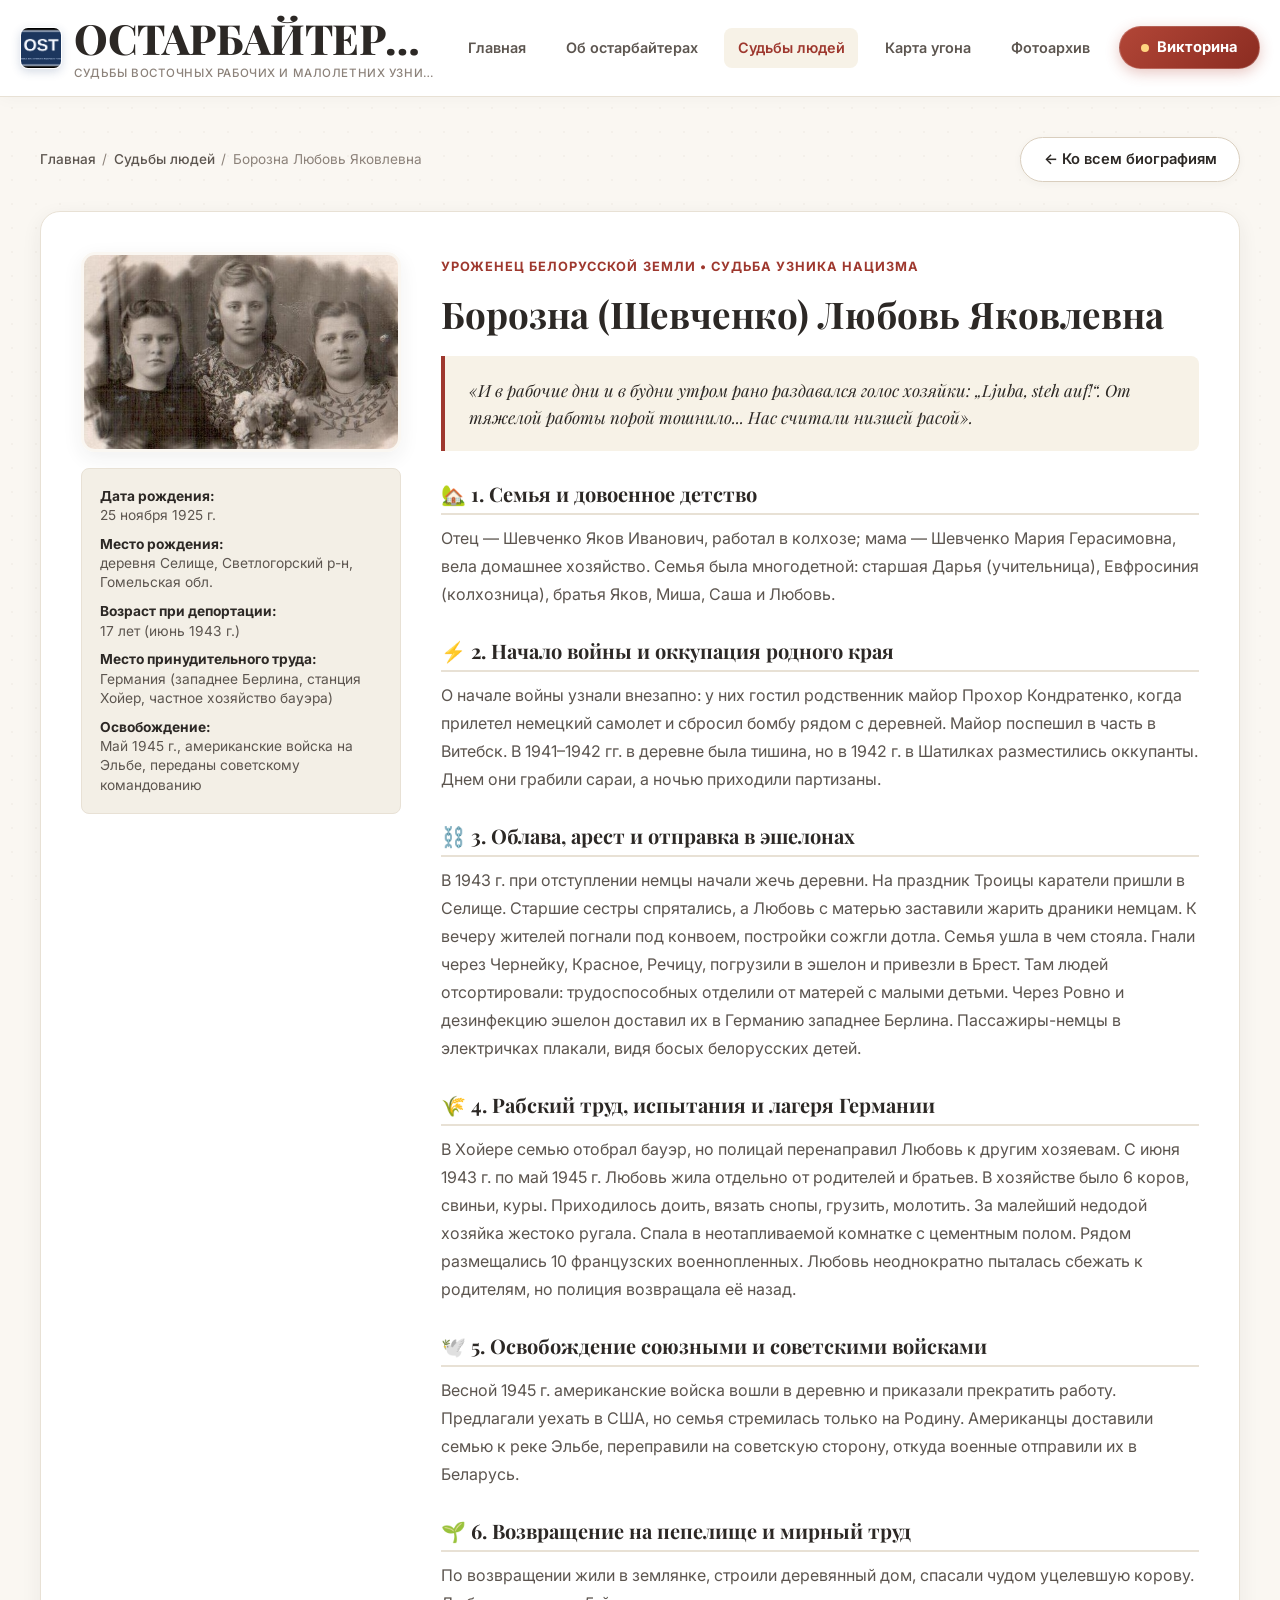
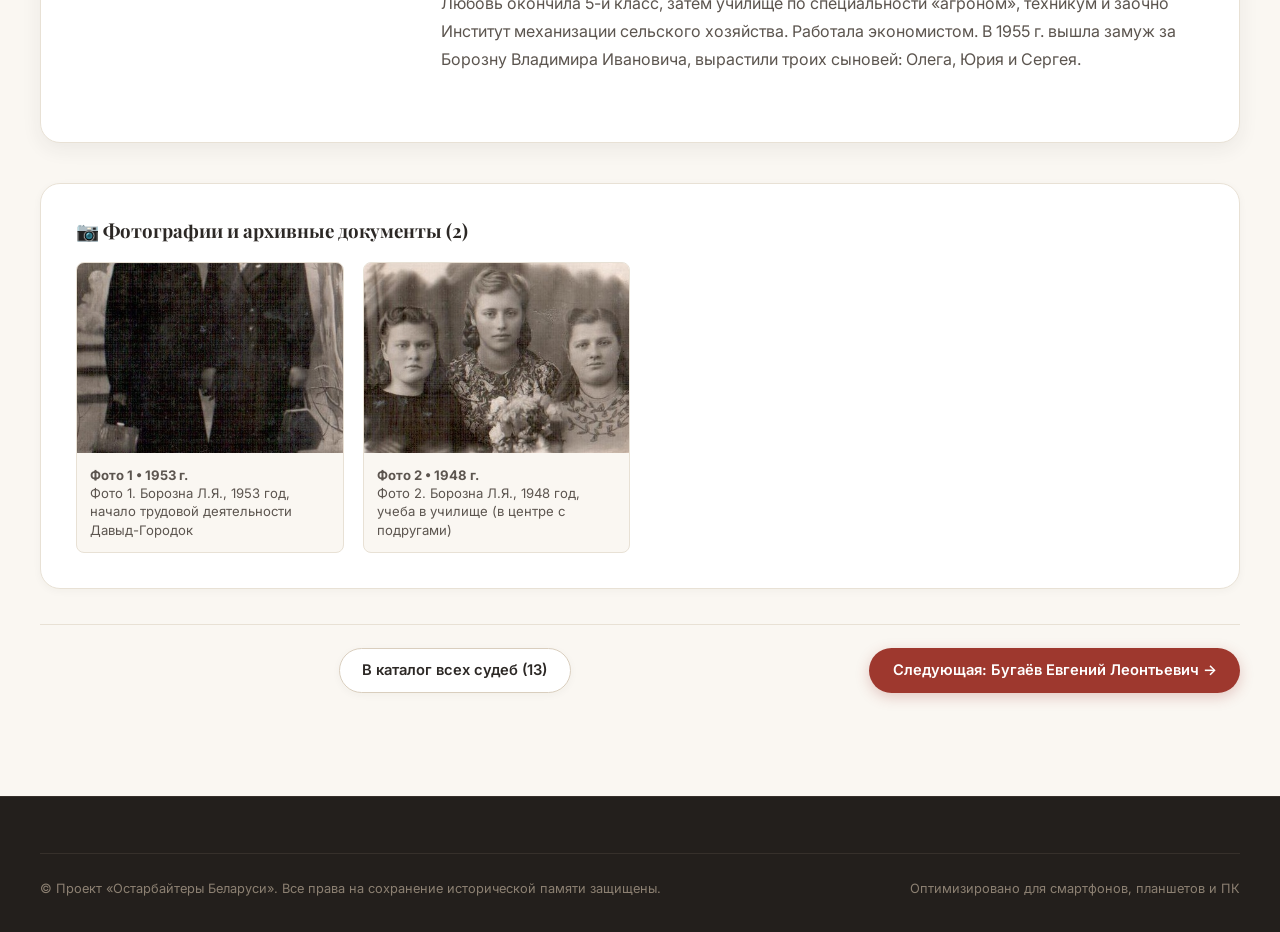
<file: pages/person_borozna.html>
<!DOCTYPE html>
<html lang="ru">
<head>
  <meta charset="UTF-8">
  <meta name="viewport" content="width=device-width, initial-scale=1.0">
  <title>Борозна (Шевченко) Любовь Яковлевна — Остарбайтеры Беларуси</title>
  <link rel="preconnect" href="https://fonts.googleapis.com">
  <link rel="preconnect" href="https://fonts.gstatic.com" crossorigin>
  <link href="https://fonts.googleapis.com/css2?family=Inter:wght@300;400;500;600;700&family=Playfair+Display:ital,wght@0,600;0,700;0,800;1,400;1,600&display=swap" rel="stylesheet">
  <link rel="stylesheet" href="../css/style.css">
</head>
<body>
  <!-- Header -->
  <header class="site-header">
    <div class="container header-inner">
      <a href="../index.html#home" class="brand-link">
        <img src="../images/ost_badge.png" alt="Знак OST" class="brand-emblem">
        <div class="brand-text">
          <h1>ОСТАРБАЙТЕРЫ БЕЛАРУСИ</h1>
          <p>Судьбы восточных рабочих и малолетних узников</p>
        </div>
      </a>
      <nav class="nav-menu">
        <a href="../index.html#home" class="nav-link">Главная</a>
        <a href="../index.html#history" class="nav-link">Об остарбайтерах</a>
        <a href="../index.html#people" class="nav-link active">Судьбы людей</a>
        <a href="../index.html#map" class="nav-link">Карта угона</a>
        <a href="../index.html#archive" class="nav-link">Фотоархив</a>
      </nav>
      <div class="nav-actions">
        <a href="quiz.html" class="btn btn-quiz-nav">
          <span class="pulse-dot"></span>
          <span>Викторина</span>
        </a>
      </div>
    </div>
  </header>

  <main style="padding: 2.5rem 0 5rem;">
    <div class="container">
      <div class="bio-nav-header">
        <nav class="breadcrumbs">
          <a href="../index.html#home" class="breadcrumb-link">Главная</a>
          <span>/</span>
          <a href="../index.html#people" class="breadcrumb-link">Судьбы людей</a>
          <span>/</span>
          <span>Борозна Любовь Яковлевна</span>
        </nav>
        <a href="../index.html#people" class="btn btn-secondary">
          ← Ко всем биографиям
        </a>
      </div>

      <div class="bio-hero-card">
        <div class="bio-portrait-wrapper">
          <img src="../images/photo_02_borozna_1948.jpg" alt="Борозна (Шевченко) Любовь Яковлевна" class="bio-main-img">
          <div class="bio-quick-facts">
            <div class="fact-row">
              <span class="fact-label">Дата рождения:</span>
              <span class="fact-val">25 ноября 1925 г.</span>
            </div>
            <div class="fact-row">
              <span class="fact-label">Место рождения:</span>
              <span class="fact-val">деревня Селище, Светлогорский р-н, Гомельская обл.</span>
            </div>
            <div class="fact-row">
              <span class="fact-label">Возраст при депортации:</span>
              <span class="fact-val">17 лет (июнь 1943 г.)</span>
            </div>
            <div class="fact-row">
              <span class="fact-label">Место принудительного труда:</span>
              <span class="fact-val">Германия (западнее Берлина, станция Хойер, частное хозяйство бауэра)</span>
            </div>
            <div class="fact-row">
              <span class="fact-label">Освобождение:</span>
              <span class="fact-val">Май 1945 г., американские войска на Эльбе, переданы советскому командованию</span>
            </div>
          </div>
        </div>

        <div class="bio-content">
          <span class="bio-chapter-tag">Уроженец белорусской земли • Судьба узника нацизма</span>
          <h2 class="bio-name">Борозна (Шевченко) Любовь Яковлевна</h2>
          
          <div class="bio-quote-box">
            «И в рабочие дни и в будни утром рано раздавался голос хозяйки: „Ljuba, steh auf!“. От тяжелой работы порой тошнило... Нас считали низшей расой».
          </div>

          <section class="story-section">
            <h3>🏡 1. Семья и довоенное детство</h3>
            <p>Отец — Шевченко Яков Иванович, работал в колхозе; мама — Шевченко Мария Герасимовна, вела домашнее хозяйство. Семья была многодетной: старшая Дарья (учительница), Евфросиния (колхозница), братья Яков, Миша, Саша и Любовь.</p>
          </section>

          <section class="story-section">
            <h3>⚡ 2. Начало войны и оккупация родного края</h3>
            <p>О начале войны узнали внезапно: у них гостил родственник майор Прохор Кондратенко, когда прилетел немецкий самолет и сбросил бомбу рядом с деревней. Майор поспешил в часть в Витебск. В 1941–1942 гг. в деревне была тишина, но в 1942 г. в Шатилках разместились оккупанты. Днем они грабили сараи, а ночью приходили партизаны.</p>
          </section>

          <section class="story-section">
            <h3>⛓️ 3. Облава, арест и отправка в эшелонах</h3>
            <p>В 1943 г. при отступлении немцы начали жечь деревни. На праздник Троицы каратели пришли в Селище. Старшие сестры спрятались, а Любовь с матерью заставили жарить драники немцам. К вечеру жителей погнали под конвоем, постройки сожгли дотла. Семья ушла в чем стояла. Гнали через Чернейку, Красное, Речицу, погрузили в эшелон и привезли в Брест. Там людей отсортировали: трудоспособных отделили от матерей с малыми детьми. Через Ровно и дезинфекцию эшелон доставил их в Германию западнее Берлина. Пассажиры-немцы в электричках плакали, видя босых белорусских детей.</p>
          </section>

          <section class="story-section">
            <h3>🌾 4. Рабский труд, испытания и лагеря Германии</h3>
            <p>В Хойере семью отобрал бауэр, но полицай перенаправил Любовь к другим хозяевам. С июня 1943 г. по май 1945 г. Любовь жила отдельно от родителей и братьев. В хозяйстве было 6 коров, свиньи, куры. Приходилось доить, вязать снопы, грузить, молотить. За малейший недодой хозяйка жестоко ругала. Спала в неотапливаемой комнатке с цементным полом. Рядом размещались 10 французских военнопленных. Любовь неоднократно пыталась сбежать к родителям, но полиция возвращала её назад.</p>
          </section>

          <section class="story-section">
            <h3>🕊️ 5. Освобождение союзными и советскими войсками</h3>
            <p>Весной 1945 г. американские войска вошли в деревню и приказали прекратить работу. Предлагали уехать в США, но семья стремилась только на Родину. Американцы доставили семью к реке Эльбе, переправили на советскую сторону, откуда военные отправили их в Беларусь.</p>
          </section>

          <section class="story-section">
            <h3>🌱 6. Возвращение на пепелище и мирный труд</h3>
            <p>По возвращении жили в землянке, строили деревянный дом, спасали чудом уцелевшую корову. Любовь окончила 5-й класс, затем училище по специальности «агроном», техникум и заочно Институт механизации сельского хозяйства. Работала экономистом. В 1955 г. вышла замуж за Борозну Владимира Ивановича, вырастили троих сыновей: Олега, Юрия и Сергея.</p>
          </section>
        </div>
      </div>

      <!-- Gallery -->
      <div class="bio-gallery-section">
        <h3>📷 Фотографии и архивные документы (2)</h3>
        <div class="bio-gallery-grid">
          
        <div class="gallery-thumb-card">
          <img src="../images/photo_01_borozna_1953.jpg" alt="Фото 1. Борозна Л.Я., 1953 год, начало трудовой деятельности Давыд-Городок" class="gallery-thumb-img">
          <div class="gallery-thumb-caption">
            <strong>Фото 1 • 1953 г.</strong><br>Фото 1. Борозна Л.Я., 1953 год, начало трудовой деятельности Давыд-Городок
          </div>
        </div>
        
        <div class="gallery-thumb-card">
          <img src="../images/photo_02_borozna_1948.jpg" alt="Фото 2. Борозна Л.Я., 1948 год, учеба в училище (в центре с подругами)" class="gallery-thumb-img">
          <div class="gallery-thumb-caption">
            <strong>Фото 2 • 1948 г.</strong><br>Фото 2. Борозна Л.Я., 1948 год, учеба в училище (в центре с подругами)
          </div>
        </div>
        
        </div>
      </div>

      <!-- Pagination -->
      <div class="person-pagination">
        <div></div>
        <a href="../index.html#people" class="btn btn-secondary">В каталог всех судеб (13)</a>
        <a href="person_bugaev.html" class="btn btn-primary">Следующая: Бугаёв Евгений Леонтьевич →</a>
      </div>
    </div>
  </main>

  <footer class="site-footer">
    <div class="container">
      <div class="footer-bottom">
        <div>© Проект «Остарбайтеры Беларуси». Все права на сохранение исторической памяти защищены.</div>
        <div>Оптимизировано для смартфонов, планшетов и ПК</div>
      </div>
    </div>
  </footer>
</body>
</html>
</file>
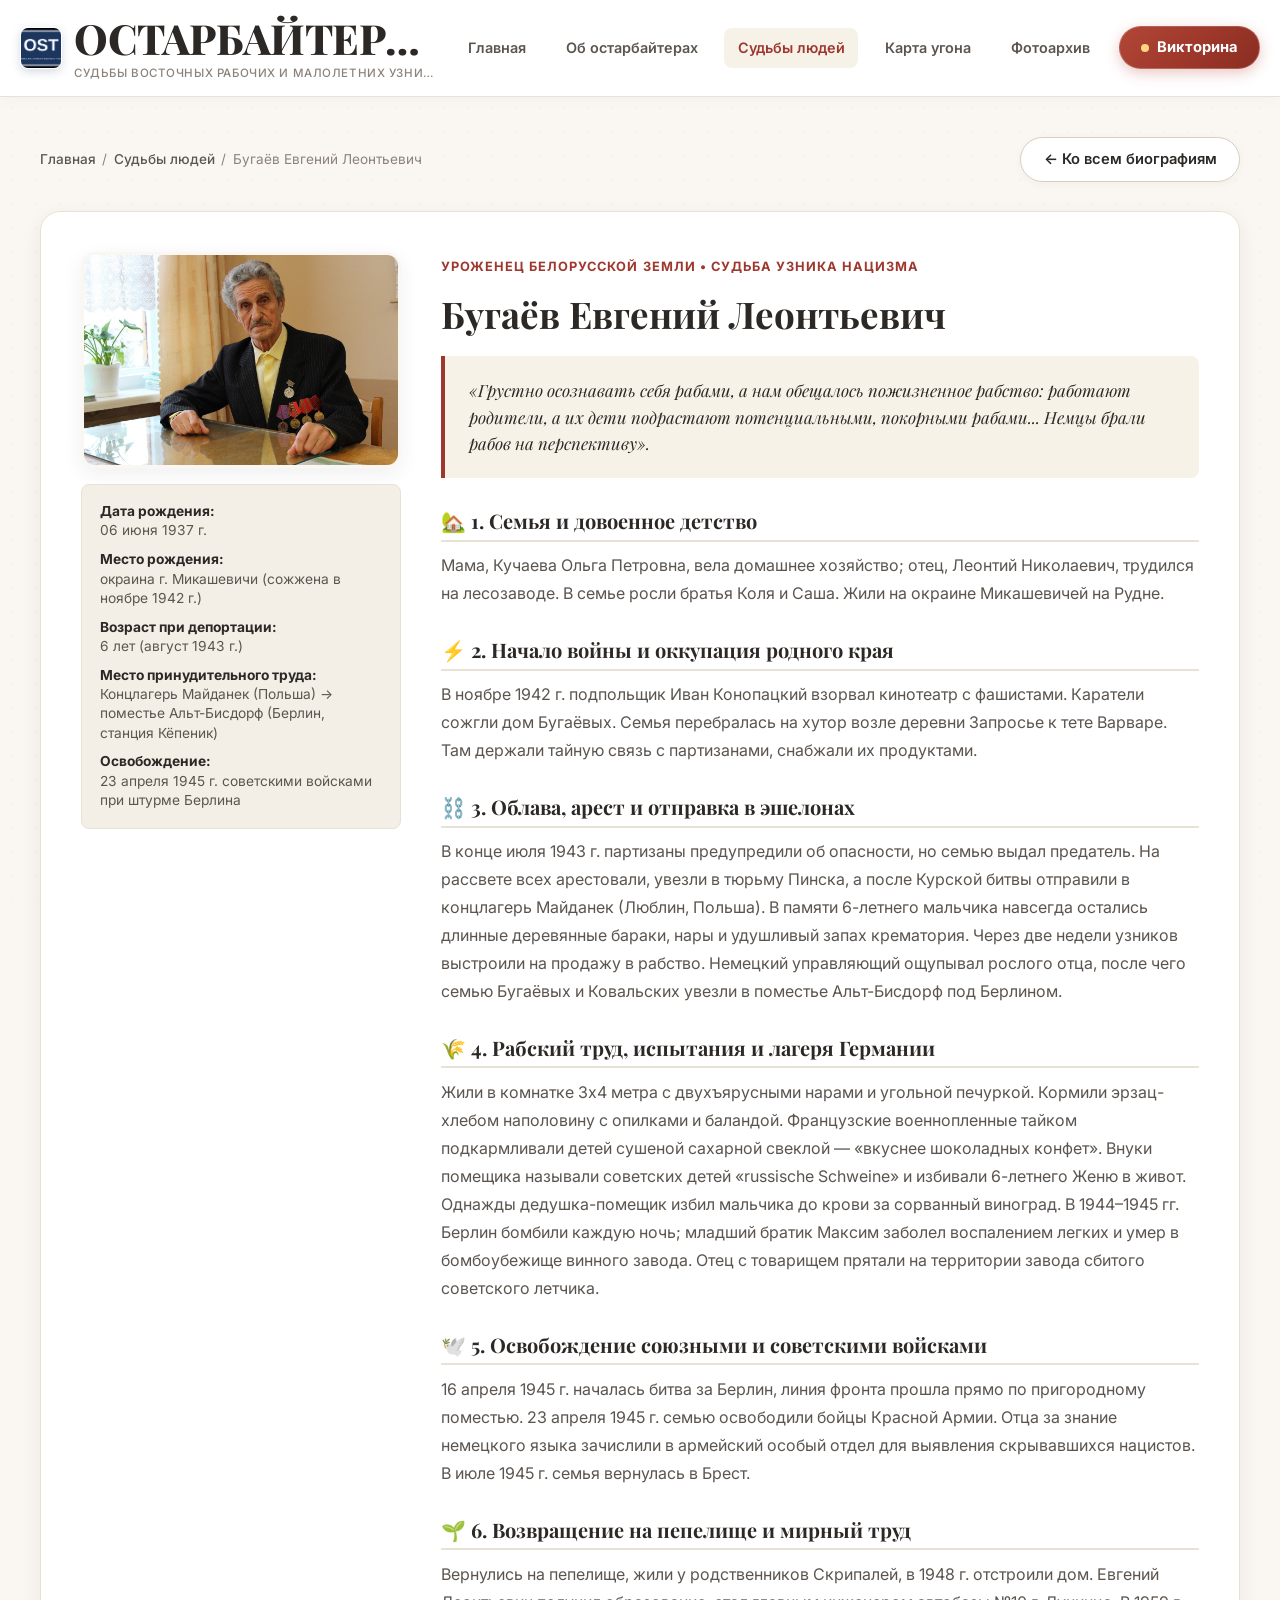
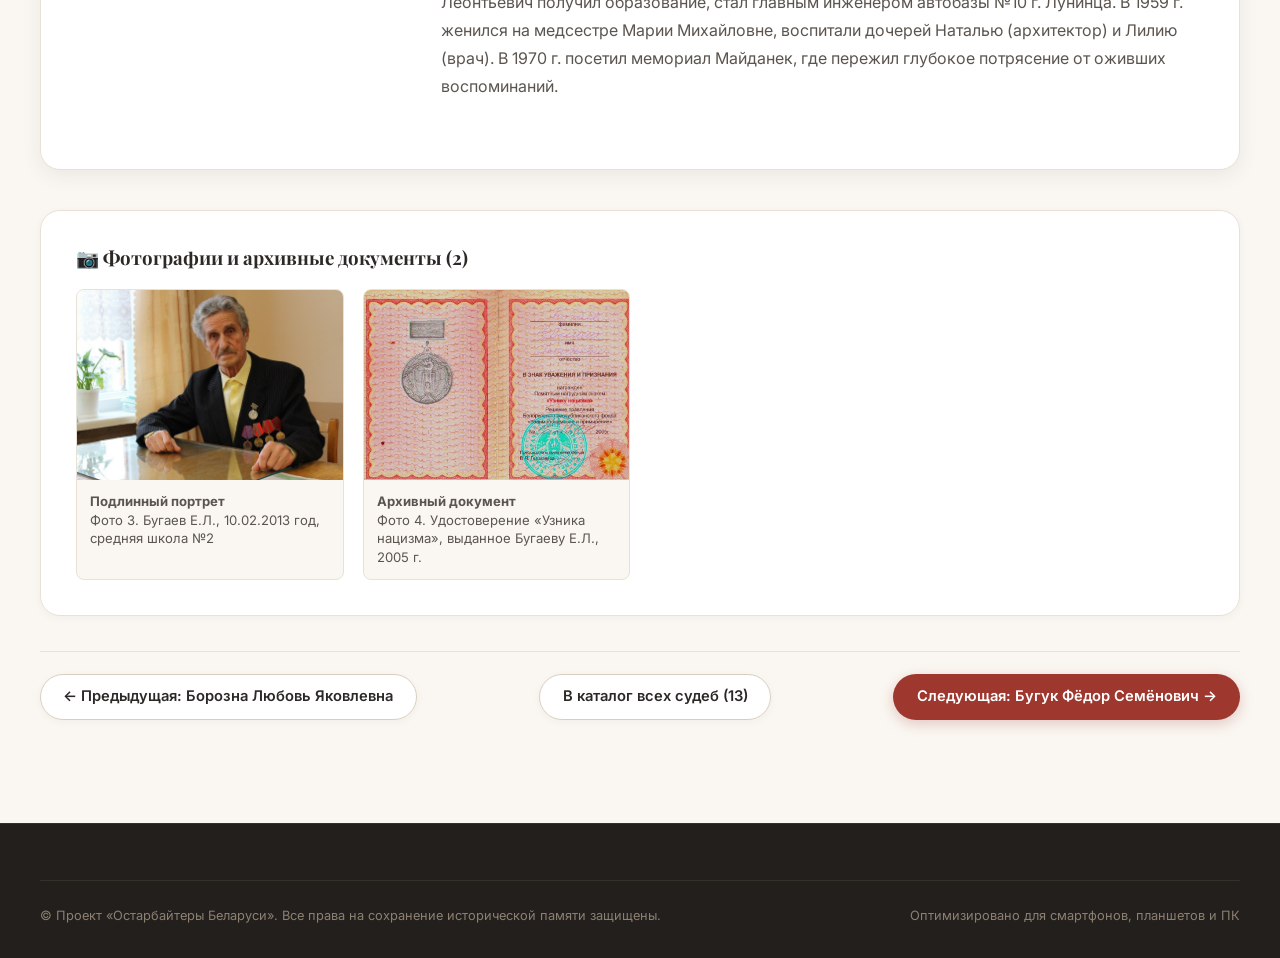
<file: pages/person_bugaev.html>
<!DOCTYPE html>
<html lang="ru">
<head>
  <meta charset="UTF-8">
  <meta name="viewport" content="width=device-width, initial-scale=1.0">
  <title>Бугаёв Евгений Леонтьевич — Остарбайтеры Беларуси</title>
  <link rel="preconnect" href="https://fonts.googleapis.com">
  <link rel="preconnect" href="https://fonts.gstatic.com" crossorigin>
  <link href="https://fonts.googleapis.com/css2?family=Inter:wght@300;400;500;600;700&family=Playfair+Display:ital,wght@0,600;0,700;0,800;1,400;1,600&display=swap" rel="stylesheet">
  <link rel="stylesheet" href="../css/style.css">
</head>
<body>
  <!-- Header -->
  <header class="site-header">
    <div class="container header-inner">
      <a href="../index.html#home" class="brand-link">
        <img src="../images/ost_badge.png" alt="Знак OST" class="brand-emblem">
        <div class="brand-text">
          <h1>ОСТАРБАЙТЕРЫ БЕЛАРУСИ</h1>
          <p>Судьбы восточных рабочих и малолетних узников</p>
        </div>
      </a>
      <nav class="nav-menu">
        <a href="../index.html#home" class="nav-link">Главная</a>
        <a href="../index.html#history" class="nav-link">Об остарбайтерах</a>
        <a href="../index.html#people" class="nav-link active">Судьбы людей</a>
        <a href="../index.html#map" class="nav-link">Карта угона</a>
        <a href="../index.html#archive" class="nav-link">Фотоархив</a>
      </nav>
      <div class="nav-actions">
        <a href="quiz.html" class="btn btn-quiz-nav">
          <span class="pulse-dot"></span>
          <span>Викторина</span>
        </a>
      </div>
    </div>
  </header>

  <main style="padding: 2.5rem 0 5rem;">
    <div class="container">
      <div class="bio-nav-header">
        <nav class="breadcrumbs">
          <a href="../index.html#home" class="breadcrumb-link">Главная</a>
          <span>/</span>
          <a href="../index.html#people" class="breadcrumb-link">Судьбы людей</a>
          <span>/</span>
          <span>Бугаёв Евгений Леонтьевич</span>
        </nav>
        <a href="../index.html#people" class="btn btn-secondary">
          ← Ко всем биографиям
        </a>
      </div>

      <div class="bio-hero-card">
        <div class="bio-portrait-wrapper">
          <img src="../images/photo_03_bugaev_2013.jpg" alt="Бугаёв Евгений Леонтьевич" class="bio-main-img">
          <div class="bio-quick-facts">
            <div class="fact-row">
              <span class="fact-label">Дата рождения:</span>
              <span class="fact-val">06 июня 1937 г.</span>
            </div>
            <div class="fact-row">
              <span class="fact-label">Место рождения:</span>
              <span class="fact-val">окраина г. Микашевичи (сожжена в ноябре 1942 г.)</span>
            </div>
            <div class="fact-row">
              <span class="fact-label">Возраст при депортации:</span>
              <span class="fact-val">6 лет (август 1943 г.)</span>
            </div>
            <div class="fact-row">
              <span class="fact-label">Место принудительного труда:</span>
              <span class="fact-val">Концлагерь Майданек (Польша) → поместье Альт-Бисдорф (Берлин, станция Кёпеник)</span>
            </div>
            <div class="fact-row">
              <span class="fact-label">Освобождение:</span>
              <span class="fact-val">23 апреля 1945 г. советскими войсками при штурме Берлина</span>
            </div>
          </div>
        </div>

        <div class="bio-content">
          <span class="bio-chapter-tag">Уроженец белорусской земли • Судьба узника нацизма</span>
          <h2 class="bio-name">Бугаёв Евгений Леонтьевич</h2>
          
          <div class="bio-quote-box">
            «Грустно осознавать себя рабами, а нам обещалось пожизненное рабство: работают родители, а их дети подрастают потенциальными, покорными рабами... Немцы брали рабов на перспективу».
          </div>

          <section class="story-section">
            <h3>🏡 1. Семья и довоенное детство</h3>
            <p>Мама, Кучаева Ольга Петровна, вела домашнее хозяйство; отец, Леонтий Николаевич, трудился на лесозаводе. В семье росли братья Коля и Саша. Жили на окраине Микашевичей на Рудне.</p>
          </section>

          <section class="story-section">
            <h3>⚡ 2. Начало войны и оккупация родного края</h3>
            <p>В ноябре 1942 г. подпольщик Иван Конопацкий взорвал кинотеатр с фашистами. Каратели сожгли дом Бугаёвых. Семья перебралась на хутор возле деревни Запросье к тете Варваре. Там держали тайную связь с партизанами, снабжали их продуктами.</p>
          </section>

          <section class="story-section">
            <h3>⛓️ 3. Облава, арест и отправка в эшелонах</h3>
            <p>В конце июля 1943 г. партизаны предупредили об опасности, но семью выдал предатель. На рассвете всех арестовали, увезли в тюрьму Пинска, а после Курской битвы отправили в концлагерь Майданек (Люблин, Польша). В памяти 6-летнего мальчика навсегда остались длинные деревянные бараки, нары и удушливый запах крематория. Через две недели узников выстроили на продажу в рабство. Немецкий управляющий ощупывал рослого отца, после чего семью Бугаёвых и Ковальских увезли в поместье Альт-Бисдорф под Берлином.</p>
          </section>

          <section class="story-section">
            <h3>🌾 4. Рабский труд, испытания и лагеря Германии</h3>
            <p>Жили в комнатке 3х4 метра с двухъярусными нарами и угольной печуркой. Кормили эрзац-хлебом наполовину с опилками и баландой. Французские военнопленные тайком подкармливали детей сушеной сахарной свеклой — «вкуснее шоколадных конфет». Внуки помещика называли советских детей «russische Schweine» и избивали 6-летнего Женю в живот. Однажды дедушка-помещик избил мальчика до крови за сорванный виноград. В 1944–1945 гг. Берлин бомбили каждую ночь; младший братик Максим заболел воспалением легких и умер в бомбоубежище винного завода. Отец с товарищем прятали на территории завода сбитого советского летчика.</p>
          </section>

          <section class="story-section">
            <h3>🕊️ 5. Освобождение союзными и советскими войсками</h3>
            <p>16 апреля 1945 г. началась битва за Берлин, линия фронта прошла прямо по пригородному поместью. 23 апреля 1945 г. семью освободили бойцы Красной Армии. Отца за знание немецкого языка зачислили в армейский особый отдел для выявления скрывавшихся нацистов. В июле 1945 г. семья вернулась в Брест.</p>
          </section>

          <section class="story-section">
            <h3>🌱 6. Возвращение на пепелище и мирный труд</h3>
            <p>Вернулись на пепелище, жили у родственников Скрипалей, в 1948 г. отстроили дом. Евгений Леонтьевич получил образование, стал главным инженером автобазы №10 г. Лунинца. В 1959 г. женился на медсестре Марии Михайловне, воспитали дочерей Наталью (архитектор) и Лилию (врач). В 1970 г. посетил мемориал Майданек, где пережил глубокое потрясение от оживших воспоминаний.</p>
          </section>
        </div>
      </div>

      <!-- Gallery -->
      <div class="bio-gallery-section">
        <h3>📷 Фотографии и архивные документы (2)</h3>
        <div class="bio-gallery-grid">
          
        <div class="gallery-thumb-card">
          <img src="../images/photo_03_bugaev_2013.jpg" alt="Фото 3. Бугаев Е.Л., 10.02.2013 год, средняя школа №2" class="gallery-thumb-img">
          <div class="gallery-thumb-caption">
            <strong>Подлинный портрет</strong><br>Фото 3. Бугаев Е.Л., 10.02.2013 год, средняя школа №2
          </div>
        </div>
        
        <div class="gallery-thumb-card">
          <img src="../images/photo_04_bugaev_cert_2005.jpg" alt="Фото 4. Удостоверение «Узника нацизма», выданное Бугаеву Е.Л., 2005 г." class="gallery-thumb-img">
          <div class="gallery-thumb-caption">
            <strong>Архивный документ</strong><br>Фото 4. Удостоверение «Узника нацизма», выданное Бугаеву Е.Л., 2005 г.
          </div>
        </div>
        
        </div>
      </div>

      <!-- Pagination -->
      <div class="person-pagination">
        <a href="person_borozna.html" class="btn btn-secondary">← Предыдущая: Борозна Любовь Яковлевна</a>
        <a href="../index.html#people" class="btn btn-secondary">В каталог всех судеб (13)</a>
        <a href="person_buguk.html" class="btn btn-primary">Следующая: Бугук Фёдор Семёнович →</a>
      </div>
    </div>
  </main>

  <footer class="site-footer">
    <div class="container">
      <div class="footer-bottom">
        <div>© Проект «Остарбайтеры Беларуси». Все права на сохранение исторической памяти защищены.</div>
        <div>Оптимизировано для смартфонов, планшетов и ПК</div>
      </div>
    </div>
  </footer>
</body>
</html>
</file>
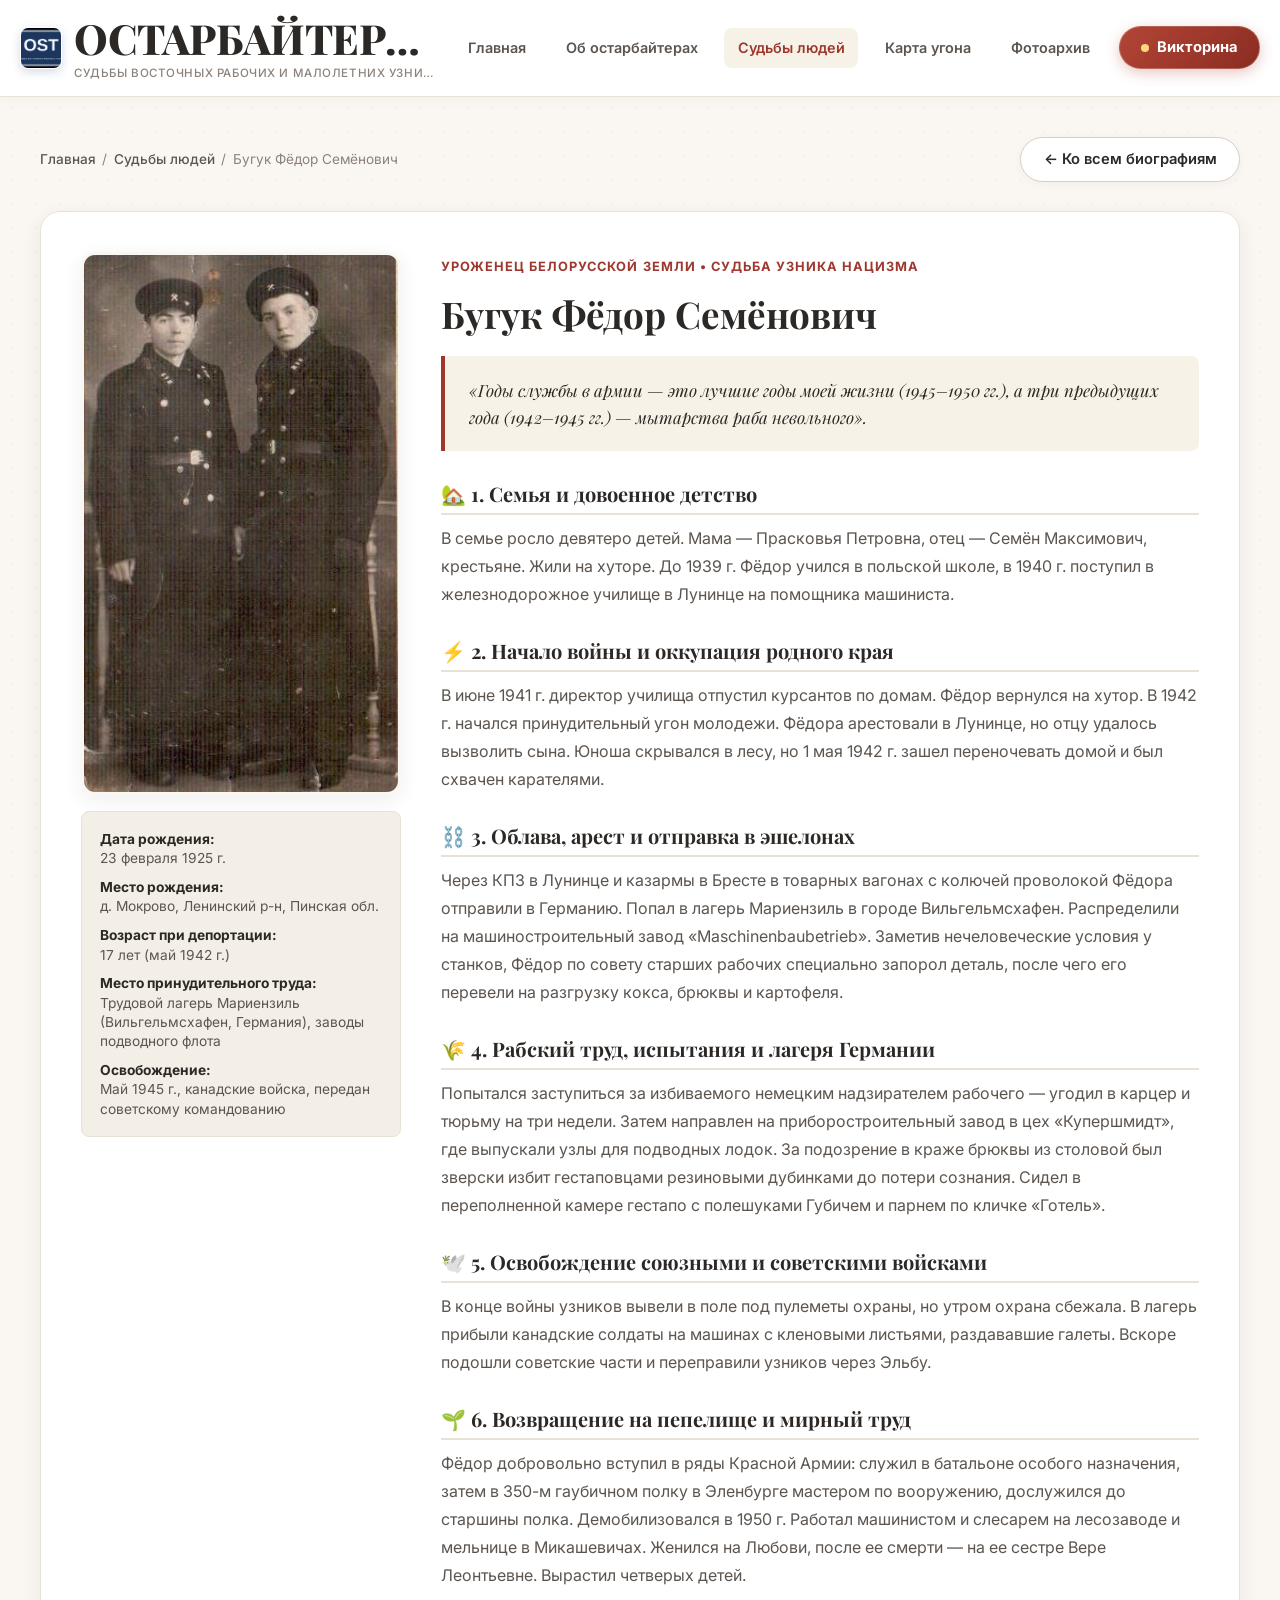
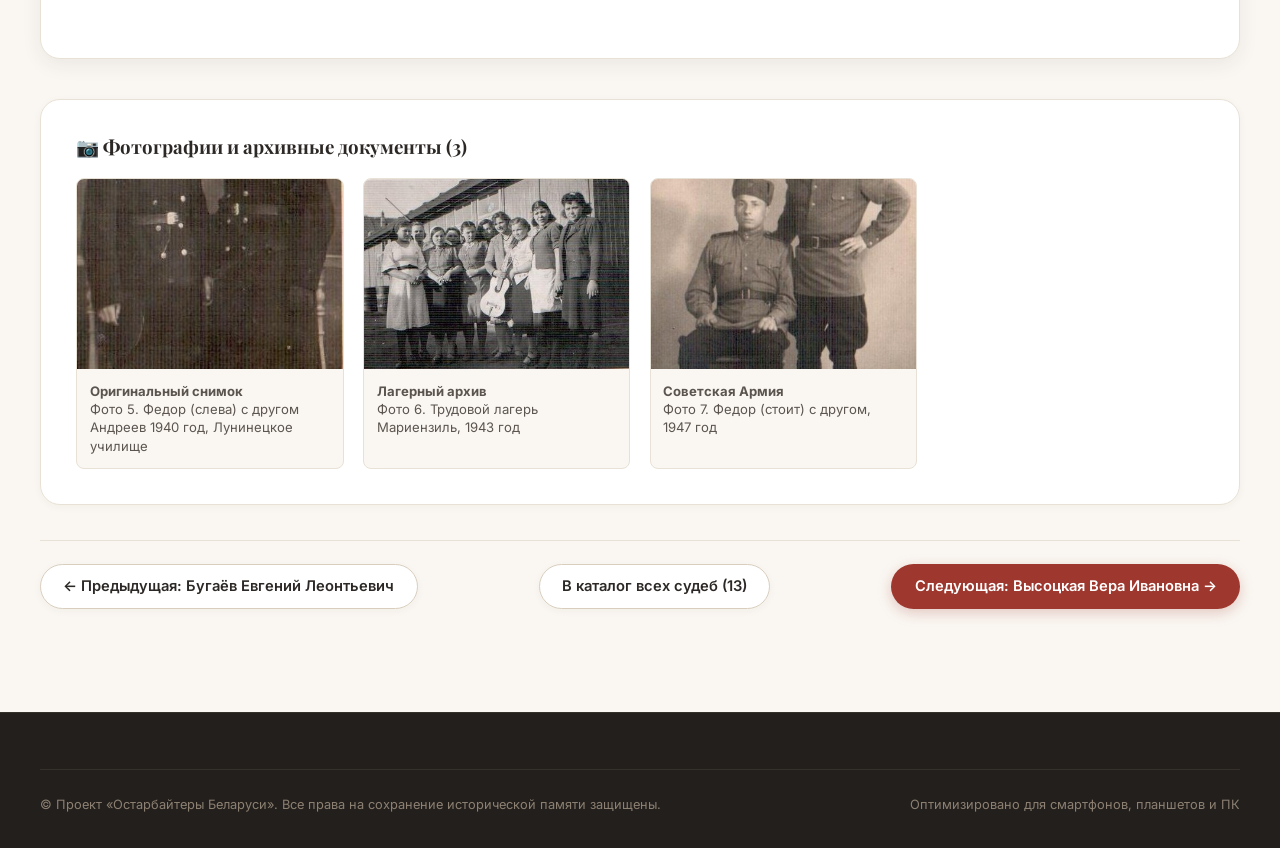
<file: pages/person_buguk.html>
<!DOCTYPE html>
<html lang="ru">
<head>
  <meta charset="UTF-8">
  <meta name="viewport" content="width=device-width, initial-scale=1.0">
  <title>Бугук Фёдор Семёнович — Остарбайтеры Беларуси</title>
  <link rel="preconnect" href="https://fonts.googleapis.com">
  <link rel="preconnect" href="https://fonts.gstatic.com" crossorigin>
  <link href="https://fonts.googleapis.com/css2?family=Inter:wght@300;400;500;600;700&family=Playfair+Display:ital,wght@0,600;0,700;0,800;1,400;1,600&display=swap" rel="stylesheet">
  <link rel="stylesheet" href="../css/style.css">
</head>
<body>
  <!-- Header -->
  <header class="site-header">
    <div class="container header-inner">
      <a href="../index.html#home" class="brand-link">
        <img src="../images/ost_badge.png" alt="Знак OST" class="brand-emblem">
        <div class="brand-text">
          <h1>ОСТАРБАЙТЕРЫ БЕЛАРУСИ</h1>
          <p>Судьбы восточных рабочих и малолетних узников</p>
        </div>
      </a>
      <nav class="nav-menu">
        <a href="../index.html#home" class="nav-link">Главная</a>
        <a href="../index.html#history" class="nav-link">Об остарбайтерах</a>
        <a href="../index.html#people" class="nav-link active">Судьбы людей</a>
        <a href="../index.html#map" class="nav-link">Карта угона</a>
        <a href="../index.html#archive" class="nav-link">Фотоархив</a>
      </nav>
      <div class="nav-actions">
        <a href="quiz.html" class="btn btn-quiz-nav">
          <span class="pulse-dot"></span>
          <span>Викторина</span>
        </a>
      </div>
    </div>
  </header>

  <main style="padding: 2.5rem 0 5rem;">
    <div class="container">
      <div class="bio-nav-header">
        <nav class="breadcrumbs">
          <a href="../index.html#home" class="breadcrumb-link">Главная</a>
          <span>/</span>
          <a href="../index.html#people" class="breadcrumb-link">Судьбы людей</a>
          <span>/</span>
          <span>Бугук Фёдор Семёнович</span>
        </nav>
        <a href="../index.html#people" class="btn btn-secondary">
          ← Ко всем биографиям
        </a>
      </div>

      <div class="bio-hero-card">
        <div class="bio-portrait-wrapper">
          <img src="../images/photo_05_buguk_1940.jpg" alt="Бугук Фёдор Семёнович" class="bio-main-img">
          <div class="bio-quick-facts">
            <div class="fact-row">
              <span class="fact-label">Дата рождения:</span>
              <span class="fact-val">23 февраля 1925 г.</span>
            </div>
            <div class="fact-row">
              <span class="fact-label">Место рождения:</span>
              <span class="fact-val">д. Мокрово, Ленинский р-н, Пинская обл.</span>
            </div>
            <div class="fact-row">
              <span class="fact-label">Возраст при депортации:</span>
              <span class="fact-val">17 лет (май 1942 г.)</span>
            </div>
            <div class="fact-row">
              <span class="fact-label">Место принудительного труда:</span>
              <span class="fact-val">Трудовой лагерь Мариензиль (Вильгельмсхафен, Германия), заводы подводного флота</span>
            </div>
            <div class="fact-row">
              <span class="fact-label">Освобождение:</span>
              <span class="fact-val">Май 1945 г., канадские войска, передан советскому командованию</span>
            </div>
          </div>
        </div>

        <div class="bio-content">
          <span class="bio-chapter-tag">Уроженец белорусской земли • Судьба узника нацизма</span>
          <h2 class="bio-name">Бугук Фёдор Семёнович</h2>
          
          <div class="bio-quote-box">
            «Годы службы в армии — это лучшие годы моей жизни (1945–1950 гг.), а три предыдущих года (1942–1945 гг.) — мытарства раба невольного».
          </div>

          <section class="story-section">
            <h3>🏡 1. Семья и довоенное детство</h3>
            <p>В семье росло девятеро детей. Мама — Прасковья Петровна, отец — Семён Максимович, крестьяне. Жили на хуторе. До 1939 г. Фёдор учился в польской школе, в 1940 г. поступил в железнодорожное училище в Лунинце на помощника машиниста.</p>
          </section>

          <section class="story-section">
            <h3>⚡ 2. Начало войны и оккупация родного края</h3>
            <p>В июне 1941 г. директор училища отпустил курсантов по домам. Фёдор вернулся на хутор. В 1942 г. начался принудительный угон молодежи. Фёдора арестовали в Лунинце, но отцу удалось вызволить сына. Юноша скрывался в лесу, но 1 мая 1942 г. зашел переночевать домой и был схвачен карателями.</p>
          </section>

          <section class="story-section">
            <h3>⛓️ 3. Облава, арест и отправка в эшелонах</h3>
            <p>Через КПЗ в Лунинце и казармы в Бресте в товарных вагонах с колючей проволокой Фёдора отправили в Германию. Попал в лагерь Мариензиль в городе Вильгельмсхафен. Распределили на машиностроительный завод «Maschinenbaubetrieb». Заметив нечеловеческие условия у станков, Фёдор по совету старших рабочих специально запорол деталь, после чего его перевели на разгрузку кокса, брюквы и картофеля.</p>
          </section>

          <section class="story-section">
            <h3>🌾 4. Рабский труд, испытания и лагеря Германии</h3>
            <p>Попытался заступиться за избиваемого немецким надзирателем рабочего — угодил в карцер и тюрьму на три недели. Затем направлен на приборостроительный завод в цех «Купершмидт», где выпускали узлы для подводных лодок. За подозрение в краже брюквы из столовой был зверски избит гестаповцами резиновыми дубинками до потери сознания. Сидел в переполненной камере гестапо с полешуками Губичем и парнем по кличке «Готель».</p>
          </section>

          <section class="story-section">
            <h3>🕊️ 5. Освобождение союзными и советскими войсками</h3>
            <p>В конце войны узников вывели в поле под пулеметы охраны, но утром охрана сбежала. В лагерь прибыли канадские солдаты на машинах с кленовыми листьями, раздававшие галеты. Вскоре подошли советские части и переправили узников через Эльбу.</p>
          </section>

          <section class="story-section">
            <h3>🌱 6. Возвращение на пепелище и мирный труд</h3>
            <p>Фёдор добровольно вступил в ряды Красной Армии: служил в батальоне особого назначения, затем в 350-м гаубичном полку в Эленбурге мастером по вооружению, дослужился до старшины полка. Демобилизовался в 1950 г. Работал машинистом и слесарем на лесозаводе и мельнице в Микашевичах. Женился на Любови, после ее смерти — на ее сестре Вере Леонтьевне. Вырастил четверых детей.</p>
          </section>
        </div>
      </div>

      <!-- Gallery -->
      <div class="bio-gallery-section">
        <h3>📷 Фотографии и архивные документы (3)</h3>
        <div class="bio-gallery-grid">
          
        <div class="gallery-thumb-card">
          <img src="../images/photo_05_buguk_1940.jpg" alt="Фото 5. Федор (слева) с другом Андреев 1940 год, Лунинецкое училище" class="gallery-thumb-img">
          <div class="gallery-thumb-caption">
            <strong>Оригинальный снимок</strong><br>Фото 5. Федор (слева) с другом Андреев 1940 год, Лунинецкое училище
          </div>
        </div>
        
        <div class="gallery-thumb-card">
          <img src="../images/photo_06_mariensiel_women_1943.jpg" alt="Фото 6. Трудовой лагерь Мариензиль, 1943 год" class="gallery-thumb-img">
          <div class="gallery-thumb-caption">
            <strong>Лагерный архив</strong><br>Фото 6. Трудовой лагерь Мариензиль, 1943 год
          </div>
        </div>
        
        <div class="gallery-thumb-card">
          <img src="../images/photo_07_buguk_1947.jpg" alt="Фото 7. Федор (стоит) с другом, 1947 год" class="gallery-thumb-img">
          <div class="gallery-thumb-caption">
            <strong>Советская Армия</strong><br>Фото 7. Федор (стоит) с другом, 1947 год
          </div>
        </div>
        
        </div>
      </div>

      <!-- Pagination -->
      <div class="person-pagination">
        <a href="person_bugaev.html" class="btn btn-secondary">← Предыдущая: Бугаёв Евгений Леонтьевич</a>
        <a href="../index.html#people" class="btn btn-secondary">В каталог всех судеб (13)</a>
        <a href="person_vysotskaya.html" class="btn btn-primary">Следующая: Высоцкая Вера Ивановна →</a>
      </div>
    </div>
  </main>

  <footer class="site-footer">
    <div class="container">
      <div class="footer-bottom">
        <div>© Проект «Остарбайтеры Беларуси». Все права на сохранение исторической памяти защищены.</div>
        <div>Оптимизировано для смартфонов, планшетов и ПК</div>
      </div>
    </div>
  </footer>
</body>
</html>
</file>
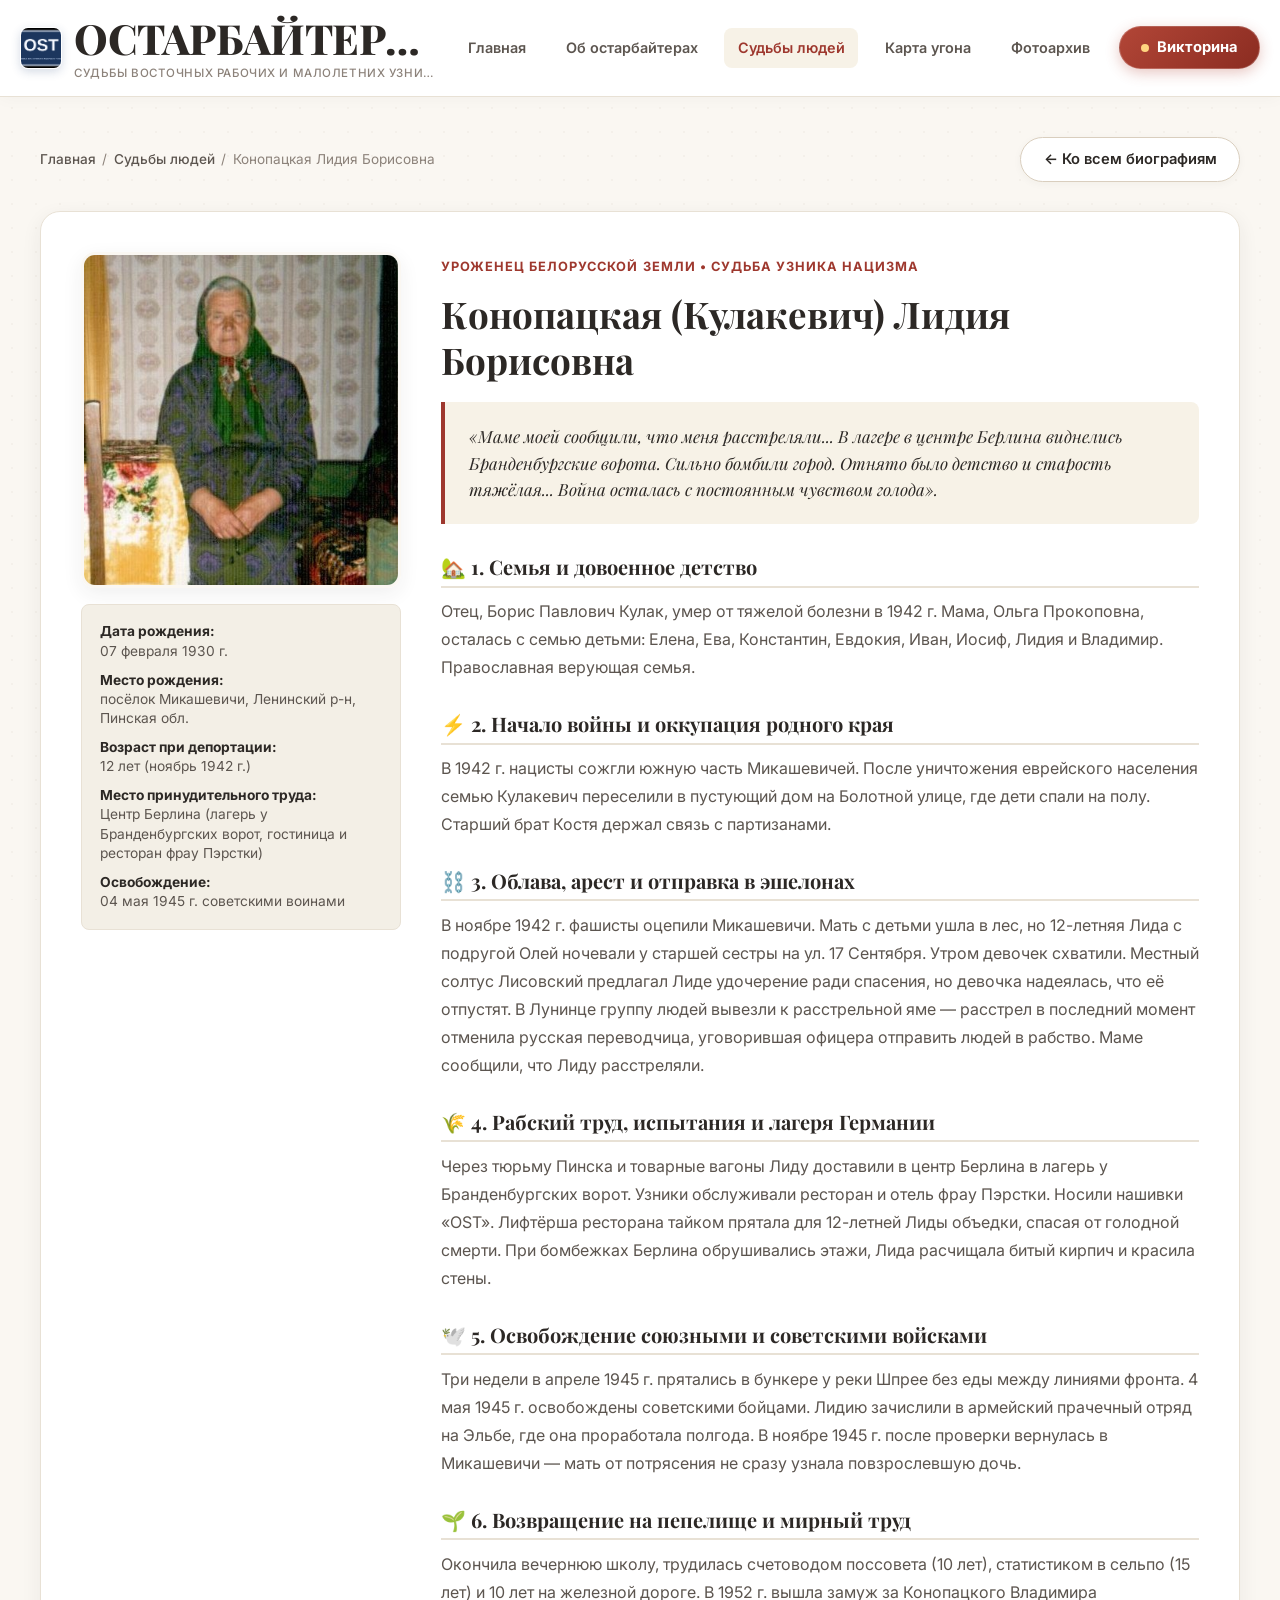
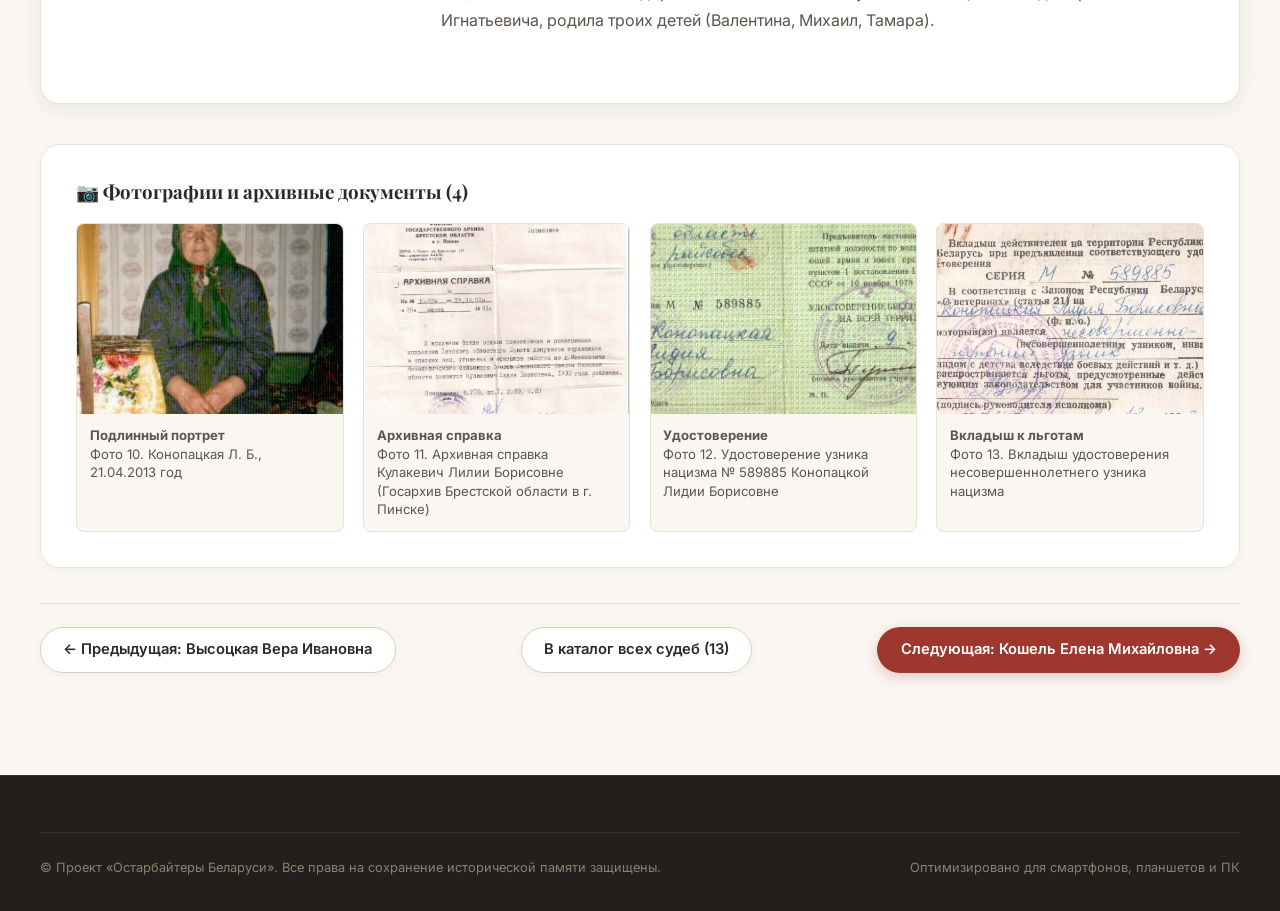
<file: pages/person_konopatskaya.html>
<!DOCTYPE html>
<html lang="ru">
<head>
  <meta charset="UTF-8">
  <meta name="viewport" content="width=device-width, initial-scale=1.0">
  <title>Конопацкая (Кулакевич) Лидия Борисовна — Остарбайтеры Беларуси</title>
  <link rel="preconnect" href="https://fonts.googleapis.com">
  <link rel="preconnect" href="https://fonts.gstatic.com" crossorigin>
  <link href="https://fonts.googleapis.com/css2?family=Inter:wght@300;400;500;600;700&family=Playfair+Display:ital,wght@0,600;0,700;0,800;1,400;1,600&display=swap" rel="stylesheet">
  <link rel="stylesheet" href="../css/style.css">
</head>
<body>
  <!-- Header -->
  <header class="site-header">
    <div class="container header-inner">
      <a href="../index.html#home" class="brand-link">
        <img src="../images/ost_badge.png" alt="Знак OST" class="brand-emblem">
        <div class="brand-text">
          <h1>ОСТАРБАЙТЕРЫ БЕЛАРУСИ</h1>
          <p>Судьбы восточных рабочих и малолетних узников</p>
        </div>
      </a>
      <nav class="nav-menu">
        <a href="../index.html#home" class="nav-link">Главная</a>
        <a href="../index.html#history" class="nav-link">Об остарбайтерах</a>
        <a href="../index.html#people" class="nav-link active">Судьбы людей</a>
        <a href="../index.html#map" class="nav-link">Карта угона</a>
        <a href="../index.html#archive" class="nav-link">Фотоархив</a>
      </nav>
      <div class="nav-actions">
        <a href="quiz.html" class="btn btn-quiz-nav">
          <span class="pulse-dot"></span>
          <span>Викторина</span>
        </a>
      </div>
    </div>
  </header>

  <main style="padding: 2.5rem 0 5rem;">
    <div class="container">
      <div class="bio-nav-header">
        <nav class="breadcrumbs">
          <a href="../index.html#home" class="breadcrumb-link">Главная</a>
          <span>/</span>
          <a href="../index.html#people" class="breadcrumb-link">Судьбы людей</a>
          <span>/</span>
          <span>Конопацкая Лидия Борисовна</span>
        </nav>
        <a href="../index.html#people" class="btn btn-secondary">
          ← Ко всем биографиям
        </a>
      </div>

      <div class="bio-hero-card">
        <div class="bio-portrait-wrapper">
          <img src="../images/photo_10_konopatskaya_2013.jpg" alt="Конопацкая (Кулакевич) Лидия Борисовна" class="bio-main-img">
          <div class="bio-quick-facts">
            <div class="fact-row">
              <span class="fact-label">Дата рождения:</span>
              <span class="fact-val">07 февраля 1930 г.</span>
            </div>
            <div class="fact-row">
              <span class="fact-label">Место рождения:</span>
              <span class="fact-val">посёлок Микашевичи, Ленинский р-н, Пинская обл.</span>
            </div>
            <div class="fact-row">
              <span class="fact-label">Возраст при депортации:</span>
              <span class="fact-val">12 лет (ноябрь 1942 г.)</span>
            </div>
            <div class="fact-row">
              <span class="fact-label">Место принудительного труда:</span>
              <span class="fact-val">Центр Берлина (лагерь у Бранденбургских ворот, гостиница и ресторан фрау Пэрстки)</span>
            </div>
            <div class="fact-row">
              <span class="fact-label">Освобождение:</span>
              <span class="fact-val">04 мая 1945 г. советскими воинами</span>
            </div>
          </div>
        </div>

        <div class="bio-content">
          <span class="bio-chapter-tag">Уроженец белорусской земли • Судьба узника нацизма</span>
          <h2 class="bio-name">Конопацкая (Кулакевич) Лидия Борисовна</h2>
          
          <div class="bio-quote-box">
            «Маме моей сообщили, что меня расстреляли... В лагере в центре Берлина виднелись Бранденбургские ворота. Сильно бомбили город. Отнято было детство и старость тяжёлая... Война осталась с постоянным чувством голода».
          </div>

          <section class="story-section">
            <h3>🏡 1. Семья и довоенное детство</h3>
            <p>Отец, Борис Павлович Кулак, умер от тяжелой болезни в 1942 г. Мама, Ольга Прокоповна, осталась с семью детьми: Елена, Ева, Константин, Евдокия, Иван, Иосиф, Лидия и Владимир. Православная верующая семья.</p>
          </section>

          <section class="story-section">
            <h3>⚡ 2. Начало войны и оккупация родного края</h3>
            <p>В 1942 г. нацисты сожгли южную часть Микашевичей. После уничтожения еврейского населения семью Кулакевич переселили в пустующий дом на Болотной улице, где дети спали на полу. Старший брат Костя держал связь с партизанами.</p>
          </section>

          <section class="story-section">
            <h3>⛓️ 3. Облава, арест и отправка в эшелонах</h3>
            <p>В ноябре 1942 г. фашисты оцепили Микашевичи. Мать с детьми ушла в лес, но 12-летняя Лида с подругой Олей ночевали у старшей сестры на ул. 17 Сентября. Утром девочек схватили. Местный солтус Лисовский предлагал Лиде удочерение ради спасения, но девочка надеялась, что её отпустят. В Лунинце группу людей вывезли к расстрельной яме — расстрел в последний момент отменила русская переводчица, уговорившая офицера отправить людей в рабство. Маме сообщили, что Лиду расстреляли.</p>
          </section>

          <section class="story-section">
            <h3>🌾 4. Рабский труд, испытания и лагеря Германии</h3>
            <p>Через тюрьму Пинска и товарные вагоны Лиду доставили в центр Берлина в лагерь у Бранденбургских ворот. Узники обслуживали ресторан и отель фрау Пэрстки. Носили нашивки «OST». Лифтёрша ресторана тайком прятала для 12-летней Лиды объедки, спасая от голодной смерти. При бомбежках Берлина обрушивались этажи, Лида расчищала битый кирпич и красила стены.</p>
          </section>

          <section class="story-section">
            <h3>🕊️ 5. Освобождение союзными и советскими войсками</h3>
            <p>Три недели в апреле 1945 г. прятались в бункере у реки Шпрее без еды между линиями фронта. 4 мая 1945 г. освобождены советскими бойцами. Лидию зачислили в армейский прачечный отряд на Эльбе, где она проработала полгода. В ноябре 1945 г. после проверки вернулась в Микашевичи — мать от потрясения не сразу узнала повзрослевшую дочь.</p>
          </section>

          <section class="story-section">
            <h3>🌱 6. Возвращение на пепелище и мирный труд</h3>
            <p>Окончила вечернюю школу, трудилась счетоводом поссовета (10 лет), статистиком в сельпо (15 лет) и 10 лет на железной дороге. В 1952 г. вышла замуж за Конопацкого Владимира Игнатьевича, родила троих детей (Валентина, Михаил, Тамара).</p>
          </section>
        </div>
      </div>

      <!-- Gallery -->
      <div class="bio-gallery-section">
        <h3>📷 Фотографии и архивные документы (4)</h3>
        <div class="bio-gallery-grid">
          
        <div class="gallery-thumb-card">
          <img src="../images/photo_10_konopatskaya_2013.jpg" alt="Фото 10. Конопацкая Л. Б., 21.04.2013 год" class="gallery-thumb-img">
          <div class="gallery-thumb-caption">
            <strong>Подлинный портрет</strong><br>Фото 10. Конопацкая Л. Б., 21.04.2013 год
          </div>
        </div>
        
        <div class="gallery-thumb-card">
          <img src="../images/photo_11_kulakevich_archive_1991.jpg" alt="Фото 11. Архивная справка Кулакевич Лилии Борисовне (Госархив Брестской области в г. Пинске)" class="gallery-thumb-img">
          <div class="gallery-thumb-caption">
            <strong>Архивная справка</strong><br>Фото 11. Архивная справка Кулакевич Лилии Борисовне (Госархив Брестской области в г. Пинске)
          </div>
        </div>
        
        <div class="gallery-thumb-card">
          <img src="../images/photo_12_konopatskaya_cert_1991.jpg" alt="Фото 12. Удостоверение узника нацизма № 589885 Конопацкой Лидии Борисовне" class="gallery-thumb-img">
          <div class="gallery-thumb-caption">
            <strong>Удостоверение</strong><br>Фото 12. Удостоверение узника нацизма № 589885 Конопацкой Лидии Борисовне
          </div>
        </div>
        
        <div class="gallery-thumb-card">
          <img src="../images/photo_13_konopatskaya_vkladysh.jpg" alt="Фото 13. Вкладыш удостоверения несовершеннолетнего узника нацизма" class="gallery-thumb-img">
          <div class="gallery-thumb-caption">
            <strong>Вкладыш к льготам</strong><br>Фото 13. Вкладыш удостоверения несовершеннолетнего узника нацизма
          </div>
        </div>
        
        </div>
      </div>

      <!-- Pagination -->
      <div class="person-pagination">
        <a href="person_vysotskaya.html" class="btn btn-secondary">← Предыдущая: Высоцкая Вера Ивановна</a>
        <a href="../index.html#people" class="btn btn-secondary">В каталог всех судеб (13)</a>
        <a href="person_koshel.html" class="btn btn-primary">Следующая: Кошель Елена Михайловна →</a>
      </div>
    </div>
  </main>

  <footer class="site-footer">
    <div class="container">
      <div class="footer-bottom">
        <div>© Проект «Остарбайтеры Беларуси». Все права на сохранение исторической памяти защищены.</div>
        <div>Оптимизировано для смартфонов, планшетов и ПК</div>
      </div>
    </div>
  </footer>
</body>
</html>
</file>
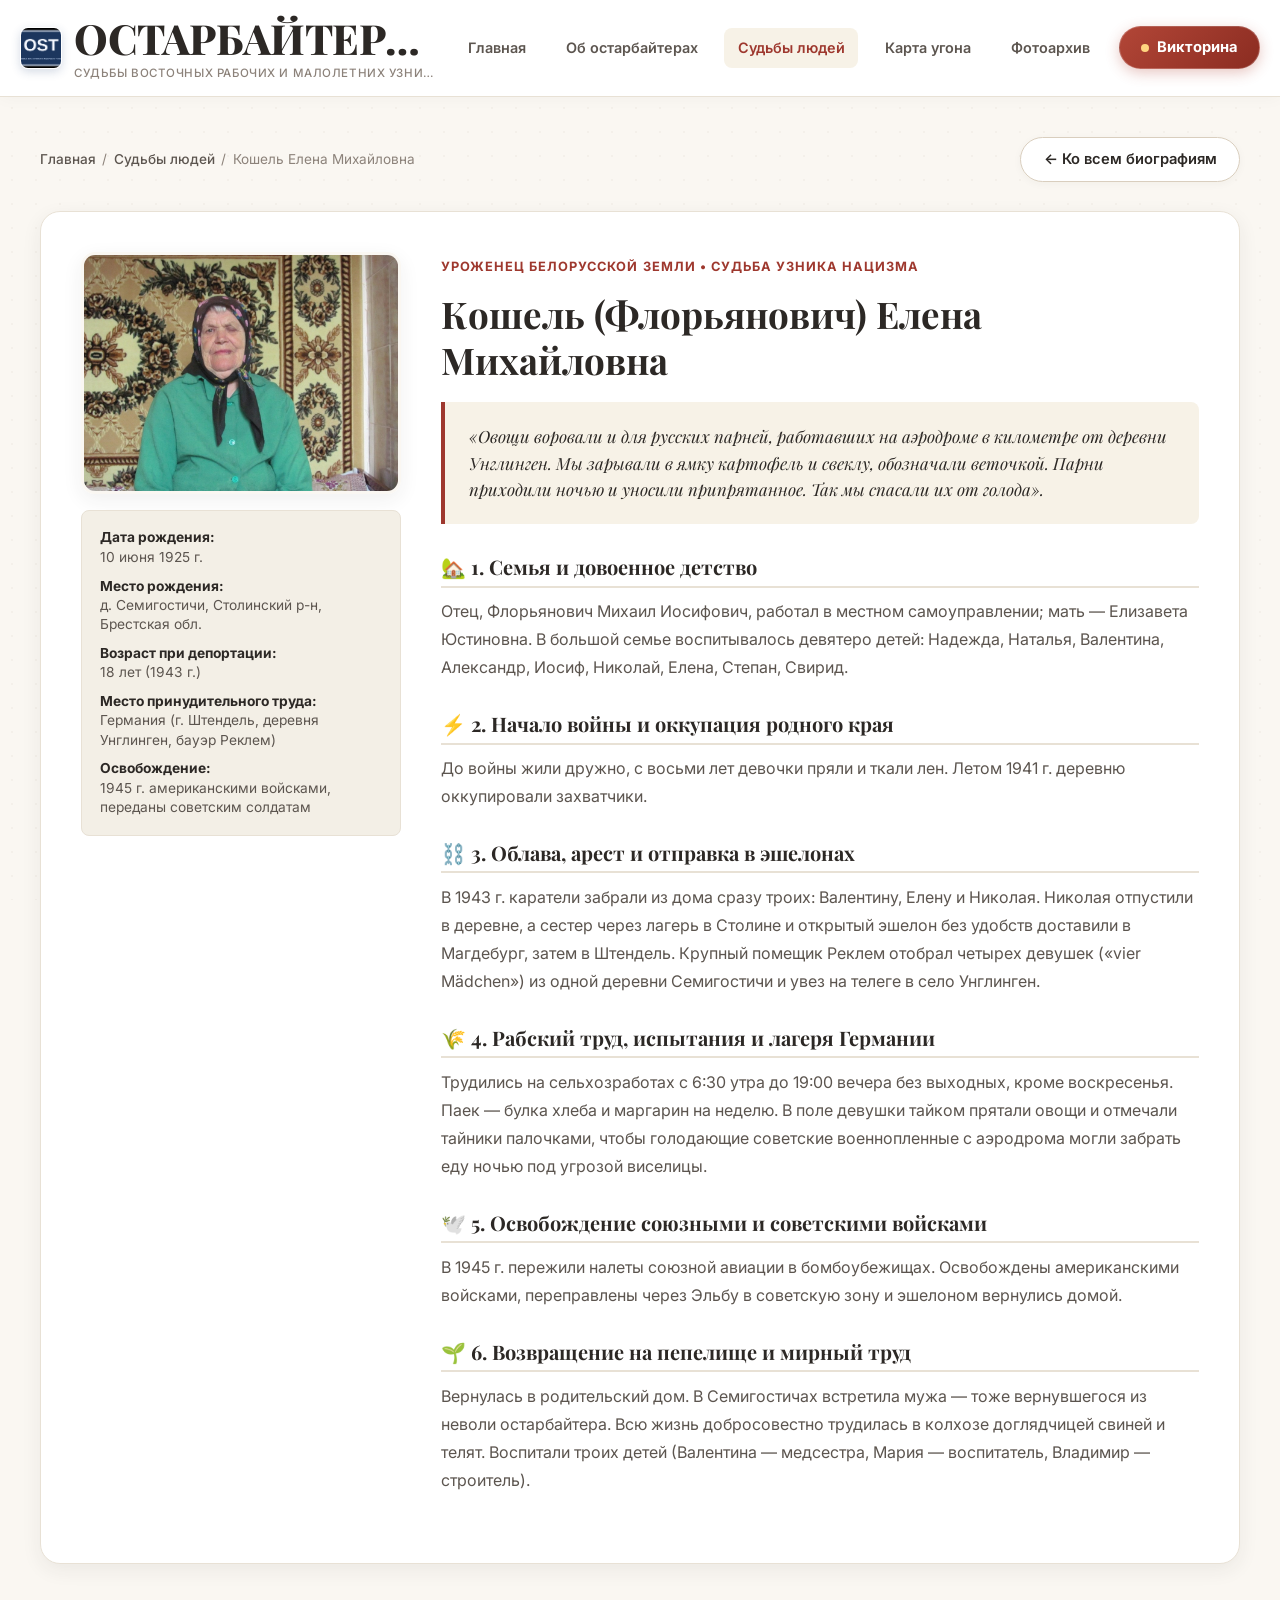
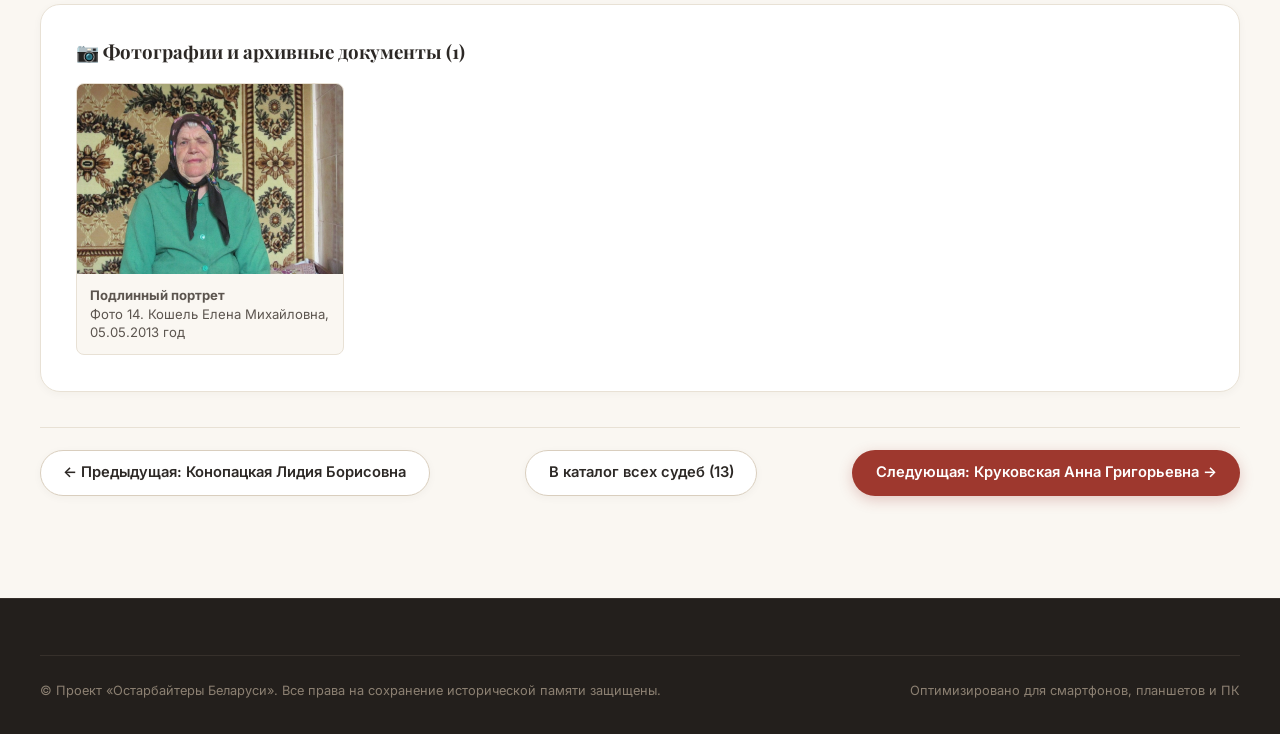
<file: pages/person_koshel.html>
<!DOCTYPE html>
<html lang="ru">
<head>
  <meta charset="UTF-8">
  <meta name="viewport" content="width=device-width, initial-scale=1.0">
  <title>Кошель (Флорьянович) Елена Михайловна — Остарбайтеры Беларуси</title>
  <link rel="preconnect" href="https://fonts.googleapis.com">
  <link rel="preconnect" href="https://fonts.gstatic.com" crossorigin>
  <link href="https://fonts.googleapis.com/css2?family=Inter:wght@300;400;500;600;700&family=Playfair+Display:ital,wght@0,600;0,700;0,800;1,400;1,600&display=swap" rel="stylesheet">
  <link rel="stylesheet" href="../css/style.css">
</head>
<body>
  <!-- Header -->
  <header class="site-header">
    <div class="container header-inner">
      <a href="../index.html#home" class="brand-link">
        <img src="../images/ost_badge.png" alt="Знак OST" class="brand-emblem">
        <div class="brand-text">
          <h1>ОСТАРБАЙТЕРЫ БЕЛАРУСИ</h1>
          <p>Судьбы восточных рабочих и малолетних узников</p>
        </div>
      </a>
      <nav class="nav-menu">
        <a href="../index.html#home" class="nav-link">Главная</a>
        <a href="../index.html#history" class="nav-link">Об остарбайтерах</a>
        <a href="../index.html#people" class="nav-link active">Судьбы людей</a>
        <a href="../index.html#map" class="nav-link">Карта угона</a>
        <a href="../index.html#archive" class="nav-link">Фотоархив</a>
      </nav>
      <div class="nav-actions">
        <a href="quiz.html" class="btn btn-quiz-nav">
          <span class="pulse-dot"></span>
          <span>Викторина</span>
        </a>
      </div>
    </div>
  </header>

  <main style="padding: 2.5rem 0 5rem;">
    <div class="container">
      <div class="bio-nav-header">
        <nav class="breadcrumbs">
          <a href="../index.html#home" class="breadcrumb-link">Главная</a>
          <span>/</span>
          <a href="../index.html#people" class="breadcrumb-link">Судьбы людей</a>
          <span>/</span>
          <span>Кошель Елена Михайловна</span>
        </nav>
        <a href="../index.html#people" class="btn btn-secondary">
          ← Ко всем биографиям
        </a>
      </div>

      <div class="bio-hero-card">
        <div class="bio-portrait-wrapper">
          <img src="../images/photo_14_koshel_2013.jpg" alt="Кошель (Флорьянович) Елена Михайловна" class="bio-main-img">
          <div class="bio-quick-facts">
            <div class="fact-row">
              <span class="fact-label">Дата рождения:</span>
              <span class="fact-val">10 июня 1925 г.</span>
            </div>
            <div class="fact-row">
              <span class="fact-label">Место рождения:</span>
              <span class="fact-val">д. Семигостичи, Столинский р-н, Брестская обл.</span>
            </div>
            <div class="fact-row">
              <span class="fact-label">Возраст при депортации:</span>
              <span class="fact-val">18 лет (1943 г.)</span>
            </div>
            <div class="fact-row">
              <span class="fact-label">Место принудительного труда:</span>
              <span class="fact-val">Германия (г. Штендель, деревня Унглинген, бауэр Реклем)</span>
            </div>
            <div class="fact-row">
              <span class="fact-label">Освобождение:</span>
              <span class="fact-val">1945 г. американскими войсками, переданы советским солдатам</span>
            </div>
          </div>
        </div>

        <div class="bio-content">
          <span class="bio-chapter-tag">Уроженец белорусской земли • Судьба узника нацизма</span>
          <h2 class="bio-name">Кошель (Флорьянович) Елена Михайловна</h2>
          
          <div class="bio-quote-box">
            «Овощи воровали и для русских парней, работавших на аэродроме в километре от деревни Унглинген. Мы зарывали в ямку картофель и свеклу, обозначали веточкой. Парни приходили ночью и уносили припрятанное. Так мы спасали их от голода».
          </div>

          <section class="story-section">
            <h3>🏡 1. Семья и довоенное детство</h3>
            <p>Отец, Флорьянович Михаил Иосифович, работал в местном самоуправлении; мать — Елизавета Юстиновна. В большой семье воспитывалось девятеро детей: Надежда, Наталья, Валентина, Александр, Иосиф, Николай, Елена, Степан, Свирид.</p>
          </section>

          <section class="story-section">
            <h3>⚡ 2. Начало войны и оккупация родного края</h3>
            <p>До войны жили дружно, с восьми лет девочки пряли и ткали лен. Летом 1941 г. деревню оккупировали захватчики.</p>
          </section>

          <section class="story-section">
            <h3>⛓️ 3. Облава, арест и отправка в эшелонах</h3>
            <p>В 1943 г. каратели забрали из дома сразу троих: Валентину, Елену и Николая. Николая отпустили в деревне, а сестер через лагерь в Столине и открытый эшелон без удобств доставили в Магдебург, затем в Штендель. Крупный помещик Реклем отобрал четырех девушек («vier Mädchen») из одной деревни Семигостичи и увез на телеге в село Унглинген.</p>
          </section>

          <section class="story-section">
            <h3>🌾 4. Рабский труд, испытания и лагеря Германии</h3>
            <p>Трудились на сельхозработах с 6:30 утра до 19:00 вечера без выходных, кроме воскресенья. Паек — булка хлеба и маргарин на неделю. В поле девушки тайком прятали овощи и отмечали тайники палочками, чтобы голодающие советские военнопленные с аэродрома могли забрать еду ночью под угрозой виселицы.</p>
          </section>

          <section class="story-section">
            <h3>🕊️ 5. Освобождение союзными и советскими войсками</h3>
            <p>В 1945 г. пережили налеты союзной авиации в бомбоубежищах. Освобождены американскими войсками, переправлены через Эльбу в советскую зону и эшелоном вернулись домой.</p>
          </section>

          <section class="story-section">
            <h3>🌱 6. Возвращение на пепелище и мирный труд</h3>
            <p>Вернулась в родительский дом. В Семигостичах встретила мужа — тоже вернувшегося из неволи остарбайтера. Всю жизнь добросовестно трудилась в колхозе доглядчицей свиней и телят. Воспитали троих детей (Валентина — медсестра, Мария — воспитатель, Владимир — строитель).</p>
          </section>
        </div>
      </div>

      <!-- Gallery -->
      <div class="bio-gallery-section">
        <h3>📷 Фотографии и архивные документы (1)</h3>
        <div class="bio-gallery-grid">
          
        <div class="gallery-thumb-card">
          <img src="../images/photo_14_koshel_2013.jpg" alt="Фото 14. Кошель Елена Михайловна, 05.05.2013 год" class="gallery-thumb-img">
          <div class="gallery-thumb-caption">
            <strong>Подлинный портрет</strong><br>Фото 14. Кошель Елена Михайловна, 05.05.2013 год
          </div>
        </div>
        
        </div>
      </div>

      <!-- Pagination -->
      <div class="person-pagination">
        <a href="person_konopatskaya.html" class="btn btn-secondary">← Предыдущая: Конопацкая Лидия Борисовна</a>
        <a href="../index.html#people" class="btn btn-secondary">В каталог всех судеб (13)</a>
        <a href="person_krukovskaya.html" class="btn btn-primary">Следующая: Круковская Анна Григорьевна →</a>
      </div>
    </div>
  </main>

  <footer class="site-footer">
    <div class="container">
      <div class="footer-bottom">
        <div>© Проект «Остарбайтеры Беларуси». Все права на сохранение исторической памяти защищены.</div>
        <div>Оптимизировано для смартфонов, планшетов и ПК</div>
      </div>
    </div>
  </footer>
</body>
</html>
</file>
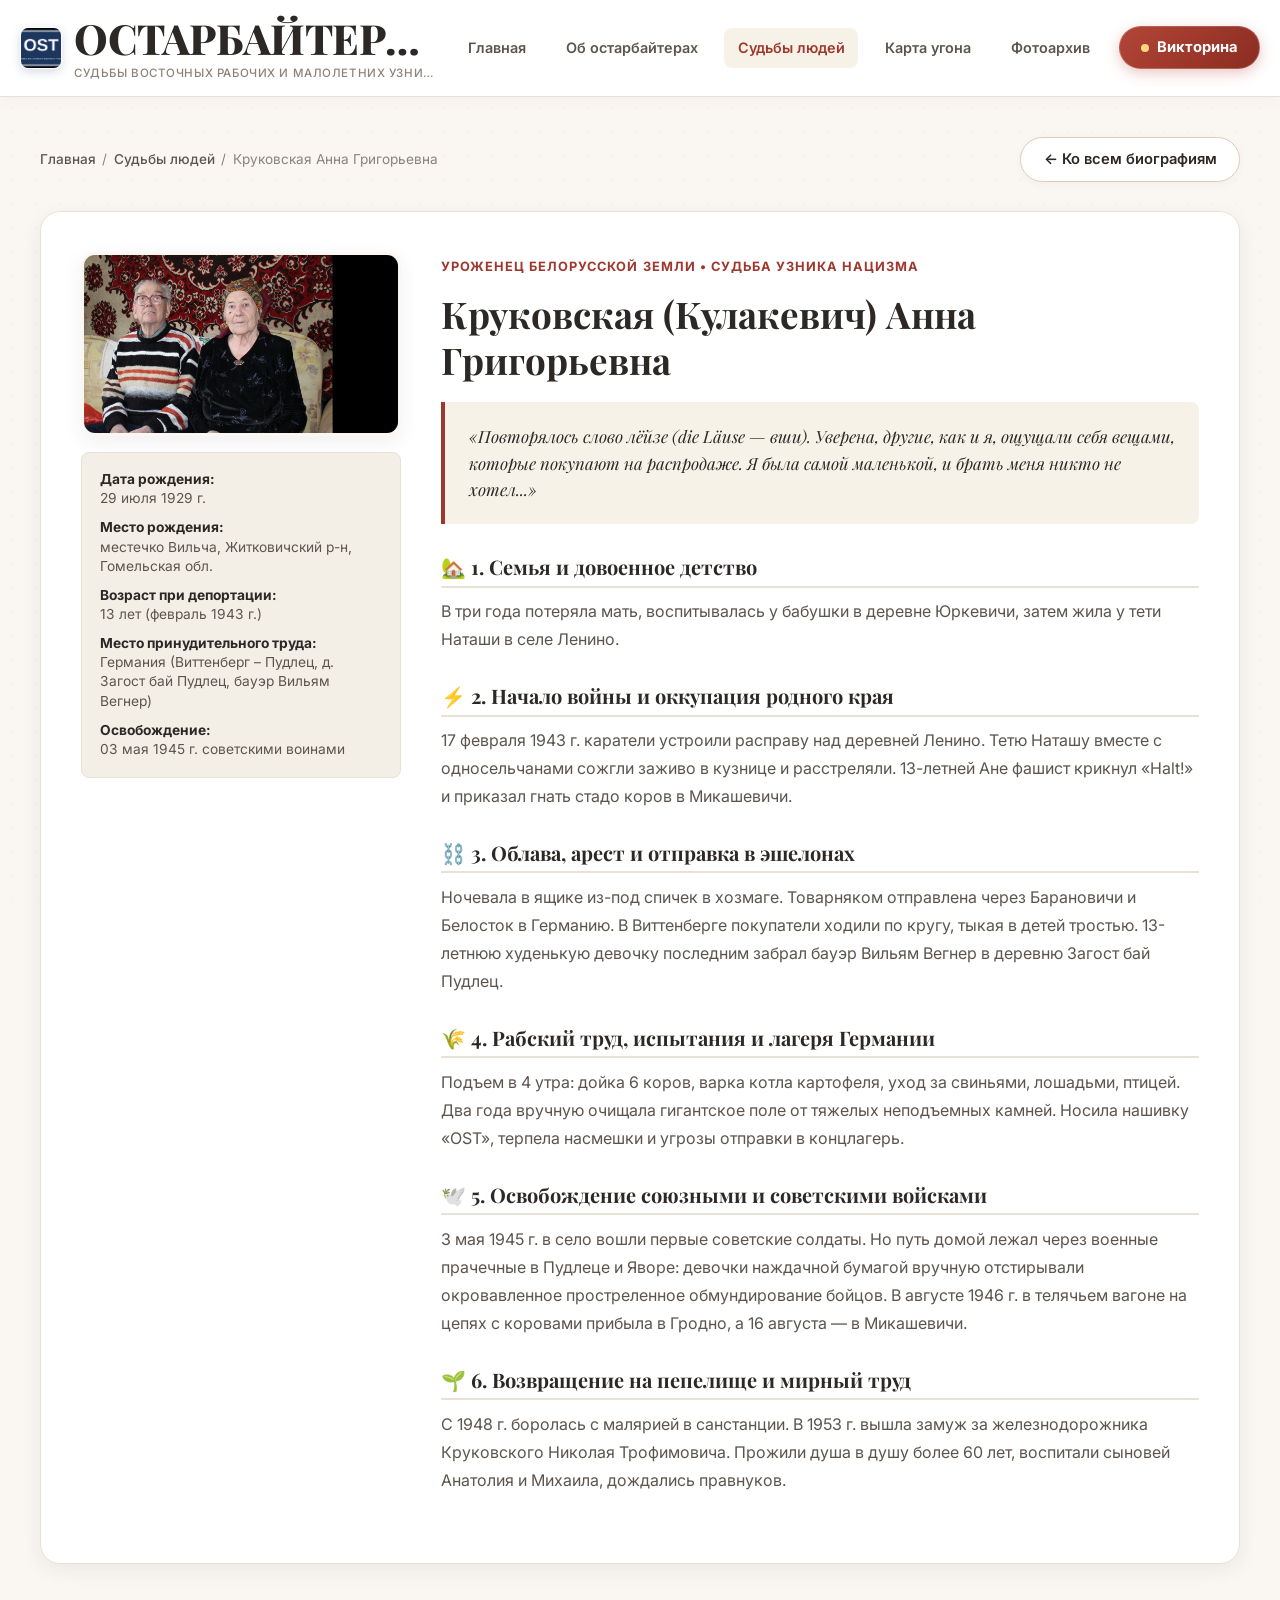
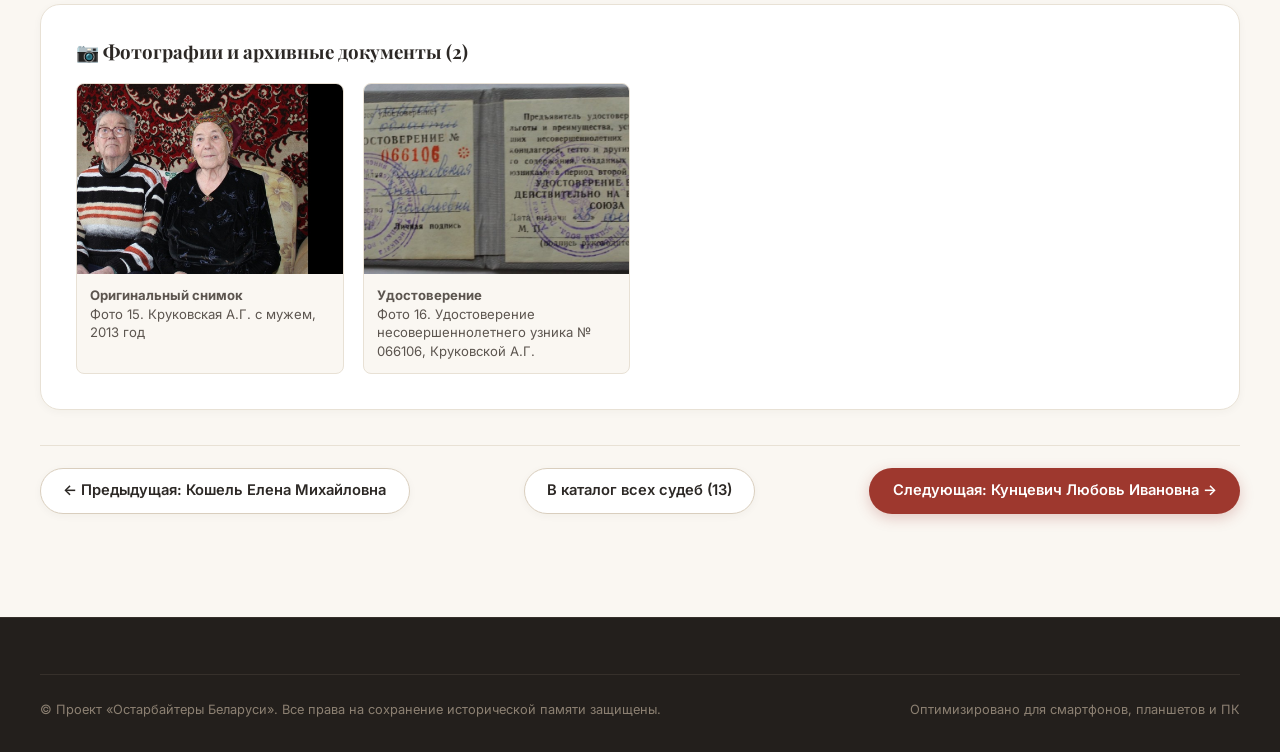
<file: pages/person_krukovskaya.html>
<!DOCTYPE html>
<html lang="ru">
<head>
  <meta charset="UTF-8">
  <meta name="viewport" content="width=device-width, initial-scale=1.0">
  <title>Круковская (Кулакевич) Анна Григорьевна — Остарбайтеры Беларуси</title>
  <link rel="preconnect" href="https://fonts.googleapis.com">
  <link rel="preconnect" href="https://fonts.gstatic.com" crossorigin>
  <link href="https://fonts.googleapis.com/css2?family=Inter:wght@300;400;500;600;700&family=Playfair+Display:ital,wght@0,600;0,700;0,800;1,400;1,600&display=swap" rel="stylesheet">
  <link rel="stylesheet" href="../css/style.css">
</head>
<body>
  <!-- Header -->
  <header class="site-header">
    <div class="container header-inner">
      <a href="../index.html#home" class="brand-link">
        <img src="../images/ost_badge.png" alt="Знак OST" class="brand-emblem">
        <div class="brand-text">
          <h1>ОСТАРБАЙТЕРЫ БЕЛАРУСИ</h1>
          <p>Судьбы восточных рабочих и малолетних узников</p>
        </div>
      </a>
      <nav class="nav-menu">
        <a href="../index.html#home" class="nav-link">Главная</a>
        <a href="../index.html#history" class="nav-link">Об остарбайтерах</a>
        <a href="../index.html#people" class="nav-link active">Судьбы людей</a>
        <a href="../index.html#map" class="nav-link">Карта угона</a>
        <a href="../index.html#archive" class="nav-link">Фотоархив</a>
      </nav>
      <div class="nav-actions">
        <a href="quiz.html" class="btn btn-quiz-nav">
          <span class="pulse-dot"></span>
          <span>Викторина</span>
        </a>
      </div>
    </div>
  </header>

  <main style="padding: 2.5rem 0 5rem;">
    <div class="container">
      <div class="bio-nav-header">
        <nav class="breadcrumbs">
          <a href="../index.html#home" class="breadcrumb-link">Главная</a>
          <span>/</span>
          <a href="../index.html#people" class="breadcrumb-link">Судьбы людей</a>
          <span>/</span>
          <span>Круковская Анна Григорьевна</span>
        </nav>
        <a href="../index.html#people" class="btn btn-secondary">
          ← Ко всем биографиям
        </a>
      </div>

      <div class="bio-hero-card">
        <div class="bio-portrait-wrapper">
          <img src="../images/photo_15_krukovskaya_2013.jpg" alt="Круковская (Кулакевич) Анна Григорьевна" class="bio-main-img">
          <div class="bio-quick-facts">
            <div class="fact-row">
              <span class="fact-label">Дата рождения:</span>
              <span class="fact-val">29 июля 1929 г.</span>
            </div>
            <div class="fact-row">
              <span class="fact-label">Место рождения:</span>
              <span class="fact-val">местечко Вильча, Житковичский р-н, Гомельская обл.</span>
            </div>
            <div class="fact-row">
              <span class="fact-label">Возраст при депортации:</span>
              <span class="fact-val">13 лет (февраль 1943 г.)</span>
            </div>
            <div class="fact-row">
              <span class="fact-label">Место принудительного труда:</span>
              <span class="fact-val">Германия (Виттенберг – Пудлец, д. Загост бай Пудлец, бауэр Вильям Вегнер)</span>
            </div>
            <div class="fact-row">
              <span class="fact-label">Освобождение:</span>
              <span class="fact-val">03 мая 1945 г. советскими воинами</span>
            </div>
          </div>
        </div>

        <div class="bio-content">
          <span class="bio-chapter-tag">Уроженец белорусской земли • Судьба узника нацизма</span>
          <h2 class="bio-name">Круковская (Кулакевич) Анна Григорьевна</h2>
          
          <div class="bio-quote-box">
            «Повторялось слово лёйзе (die Läuse — вши). Уверена, другие, как и я, ощущали себя вещами, которые покупают на распродаже. Я была самой маленькой, и брать меня никто не хотел...»
          </div>

          <section class="story-section">
            <h3>🏡 1. Семья и довоенное детство</h3>
            <p>В три года потеряла мать, воспитывалась у бабушки в деревне Юркевичи, затем жила у тети Наташи в селе Ленино.</p>
          </section>

          <section class="story-section">
            <h3>⚡ 2. Начало войны и оккупация родного края</h3>
            <p>17 февраля 1943 г. каратели устроили расправу над деревней Ленино. Тетю Наташу вместе с односельчанами сожгли заживо в кузнице и расстреляли. 13-летней Ане фашист крикнул «Halt!» и приказал гнать стадо коров в Микашевичи.</p>
          </section>

          <section class="story-section">
            <h3>⛓️ 3. Облава, арест и отправка в эшелонах</h3>
            <p>Ночевала в ящике из-под спичек в хозмаге. Товарняком отправлена через Барановичи и Белосток в Германию. В Виттенберге покупатели ходили по кругу, тыкая в детей тростью. 13-летнюю худенькую девочку последним забрал бауэр Вильям Вегнер в деревню Загост бай Пудлец.</p>
          </section>

          <section class="story-section">
            <h3>🌾 4. Рабский труд, испытания и лагеря Германии</h3>
            <p>Подъем в 4 утра: дойка 6 коров, варка котла картофеля, уход за свиньями, лошадьми, птицей. Два года вручную очищала гигантское поле от тяжелых неподъемных камней. Носила нашивку «OST», терпела насмешки и угрозы отправки в концлагерь.</p>
          </section>

          <section class="story-section">
            <h3>🕊️ 5. Освобождение союзными и советскими войсками</h3>
            <p>3 мая 1945 г. в село вошли первые советские солдаты. Но путь домой лежал через военные прачечные в Пудлеце и Яворе: девочки наждачной бумагой вручную отстирывали окровавленное простреленное обмундирование бойцов. В августе 1946 г. в телячьем вагоне на цепях с коровами прибыла в Гродно, а 16 августа — в Микашевичи.</p>
          </section>

          <section class="story-section">
            <h3>🌱 6. Возвращение на пепелище и мирный труд</h3>
            <p>С 1948 г. боролась с малярией в санстанции. В 1953 г. вышла замуж за железнодорожника Круковского Николая Трофимовича. Прожили душа в душу более 60 лет, воспитали сыновей Анатолия и Михаила, дождались правнуков.</p>
          </section>
        </div>
      </div>

      <!-- Gallery -->
      <div class="bio-gallery-section">
        <h3>📷 Фотографии и архивные документы (2)</h3>
        <div class="bio-gallery-grid">
          
        <div class="gallery-thumb-card">
          <img src="../images/photo_15_krukovskaya_2013.jpg" alt="Фото 15. Круковская А.Г. с мужем, 2013 год" class="gallery-thumb-img">
          <div class="gallery-thumb-caption">
            <strong>Оригинальный снимок</strong><br>Фото 15. Круковская А.Г. с мужем, 2013 год
          </div>
        </div>
        
        <div class="gallery-thumb-card">
          <img src="../images/photo_16_krukovskaya_cert_1994.jpg" alt="Фото 16. Удостоверение несовершеннолетнего узника № 066106, Круковской А.Г." class="gallery-thumb-img">
          <div class="gallery-thumb-caption">
            <strong>Удостоверение</strong><br>Фото 16. Удостоверение несовершеннолетнего узника № 066106, Круковской А.Г.
          </div>
        </div>
        
        </div>
      </div>

      <!-- Pagination -->
      <div class="person-pagination">
        <a href="person_koshel.html" class="btn btn-secondary">← Предыдущая: Кошель Елена Михайловна</a>
        <a href="../index.html#people" class="btn btn-secondary">В каталог всех судеб (13)</a>
        <a href="person_kuntsevich.html" class="btn btn-primary">Следующая: Кунцевич Любовь Ивановна →</a>
      </div>
    </div>
  </main>

  <footer class="site-footer">
    <div class="container">
      <div class="footer-bottom">
        <div>© Проект «Остарбайтеры Беларуси». Все права на сохранение исторической памяти защищены.</div>
        <div>Оптимизировано для смартфонов, планшетов и ПК</div>
      </div>
    </div>
  </footer>
</body>
</html>
</file>
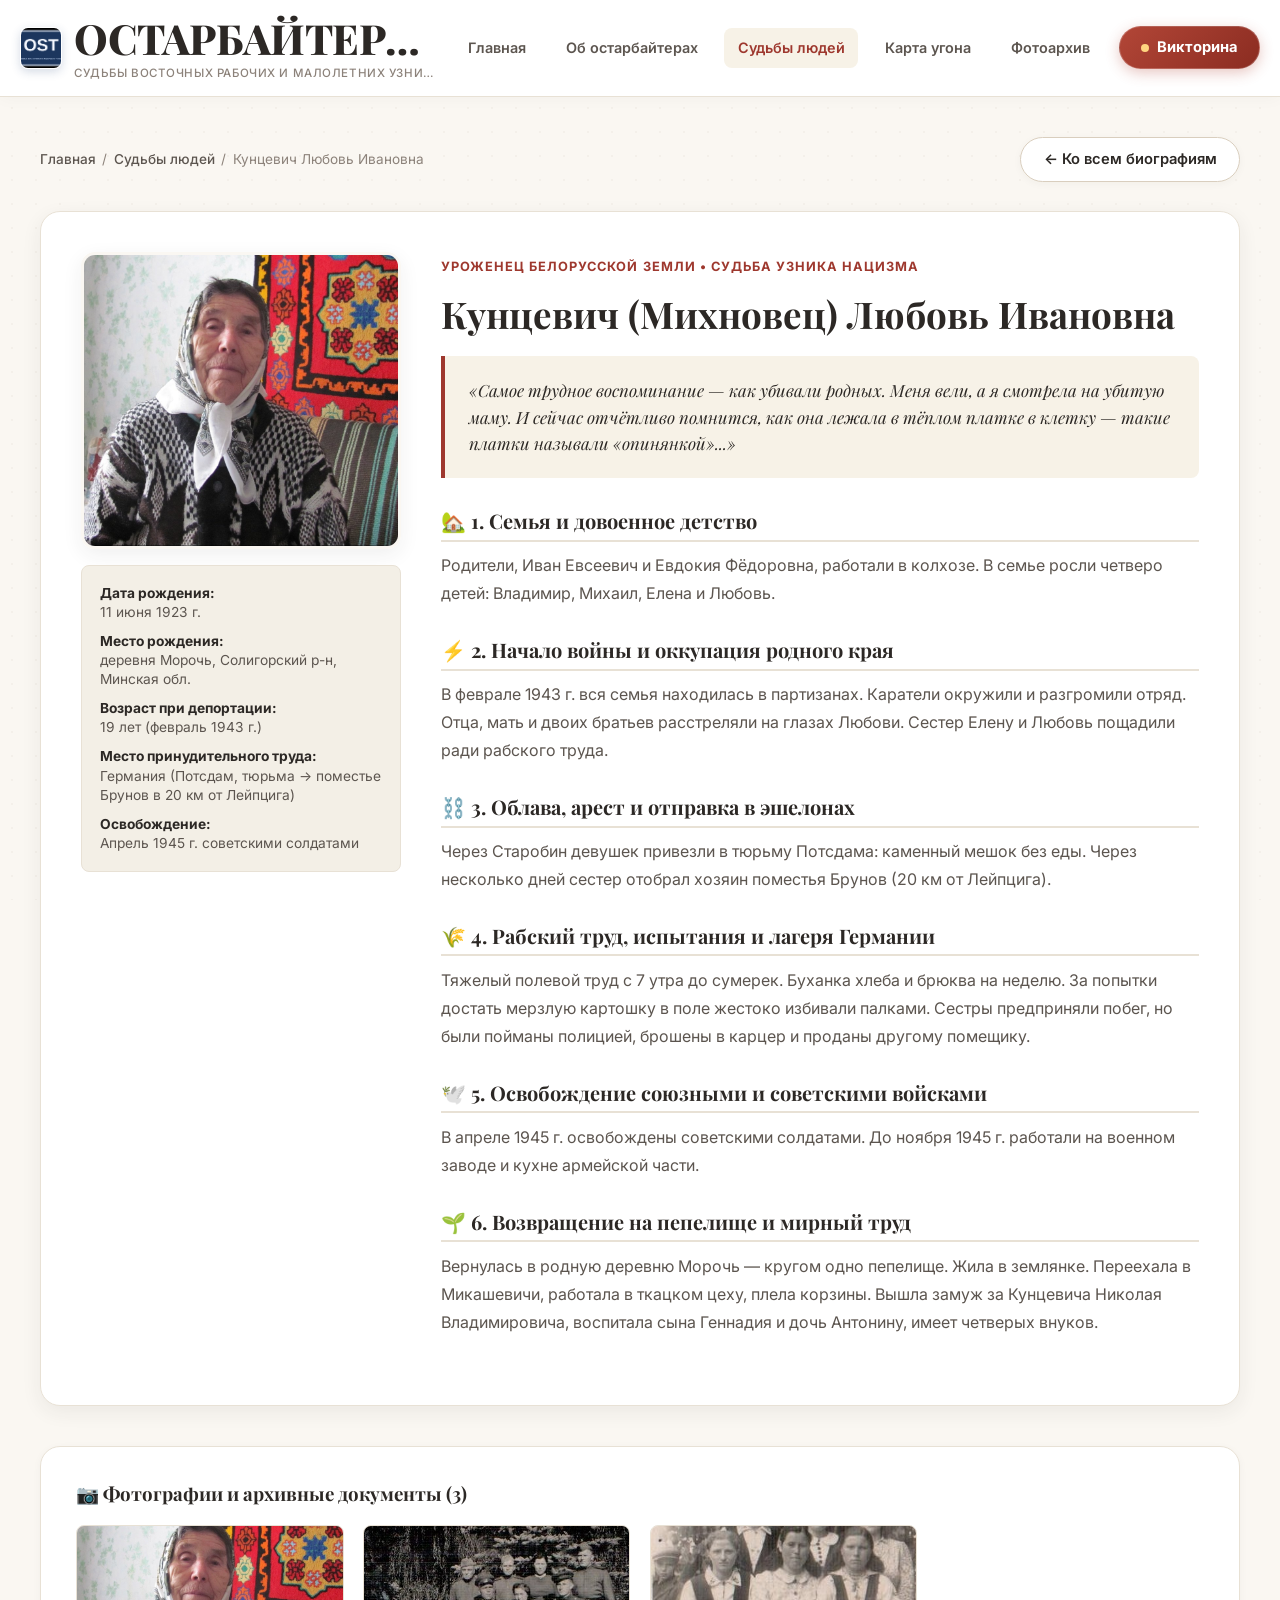
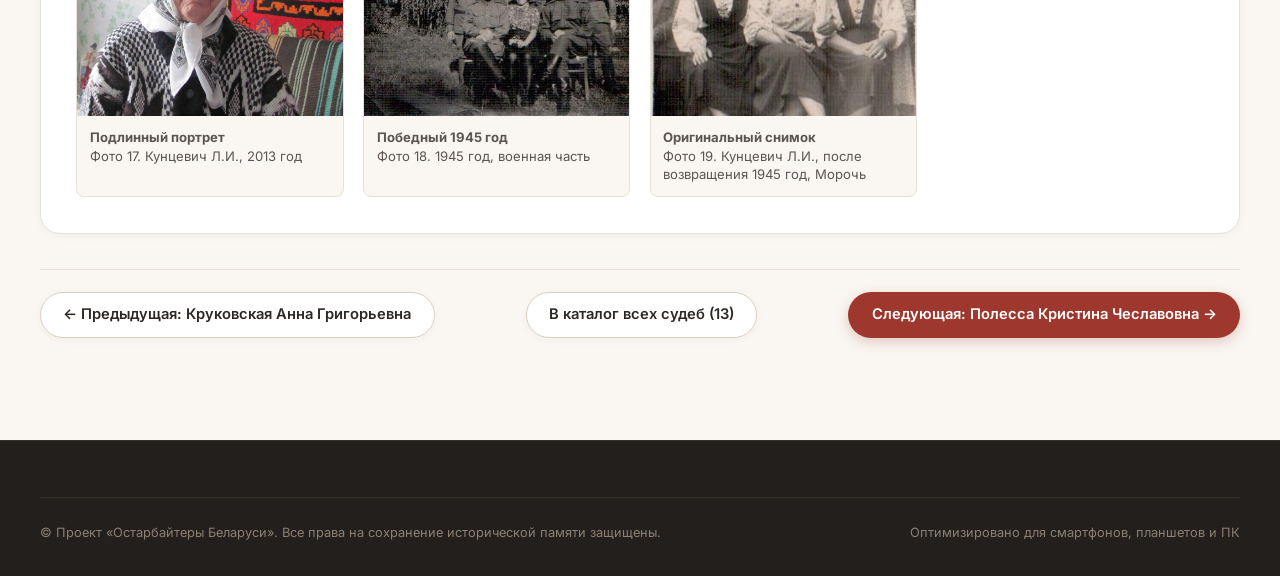
<file: pages/person_kuntsevich.html>
<!DOCTYPE html>
<html lang="ru">
<head>
  <meta charset="UTF-8">
  <meta name="viewport" content="width=device-width, initial-scale=1.0">
  <title>Кунцевич (Михновец) Любовь Ивановна — Остарбайтеры Беларуси</title>
  <link rel="preconnect" href="https://fonts.googleapis.com">
  <link rel="preconnect" href="https://fonts.gstatic.com" crossorigin>
  <link href="https://fonts.googleapis.com/css2?family=Inter:wght@300;400;500;600;700&family=Playfair+Display:ital,wght@0,600;0,700;0,800;1,400;1,600&display=swap" rel="stylesheet">
  <link rel="stylesheet" href="../css/style.css">
</head>
<body>
  <!-- Header -->
  <header class="site-header">
    <div class="container header-inner">
      <a href="../index.html#home" class="brand-link">
        <img src="../images/ost_badge.png" alt="Знак OST" class="brand-emblem">
        <div class="brand-text">
          <h1>ОСТАРБАЙТЕРЫ БЕЛАРУСИ</h1>
          <p>Судьбы восточных рабочих и малолетних узников</p>
        </div>
      </a>
      <nav class="nav-menu">
        <a href="../index.html#home" class="nav-link">Главная</a>
        <a href="../index.html#history" class="nav-link">Об остарбайтерах</a>
        <a href="../index.html#people" class="nav-link active">Судьбы людей</a>
        <a href="../index.html#map" class="nav-link">Карта угона</a>
        <a href="../index.html#archive" class="nav-link">Фотоархив</a>
      </nav>
      <div class="nav-actions">
        <a href="quiz.html" class="btn btn-quiz-nav">
          <span class="pulse-dot"></span>
          <span>Викторина</span>
        </a>
      </div>
    </div>
  </header>

  <main style="padding: 2.5rem 0 5rem;">
    <div class="container">
      <div class="bio-nav-header">
        <nav class="breadcrumbs">
          <a href="../index.html#home" class="breadcrumb-link">Главная</a>
          <span>/</span>
          <a href="../index.html#people" class="breadcrumb-link">Судьбы людей</a>
          <span>/</span>
          <span>Кунцевич Любовь Ивановна</span>
        </nav>
        <a href="../index.html#people" class="btn btn-secondary">
          ← Ко всем биографиям
        </a>
      </div>

      <div class="bio-hero-card">
        <div class="bio-portrait-wrapper">
          <img src="../images/photo_17_kuntsevich_2013.jpg" alt="Кунцевич (Михновец) Любовь Ивановна" class="bio-main-img">
          <div class="bio-quick-facts">
            <div class="fact-row">
              <span class="fact-label">Дата рождения:</span>
              <span class="fact-val">11 июня 1923 г.</span>
            </div>
            <div class="fact-row">
              <span class="fact-label">Место рождения:</span>
              <span class="fact-val">деревня Морочь, Солигорский р-н, Минская обл.</span>
            </div>
            <div class="fact-row">
              <span class="fact-label">Возраст при депортации:</span>
              <span class="fact-val">19 лет (февраль 1943 г.)</span>
            </div>
            <div class="fact-row">
              <span class="fact-label">Место принудительного труда:</span>
              <span class="fact-val">Германия (Потсдам, тюрьма → поместье Брунов в 20 км от Лейпцига)</span>
            </div>
            <div class="fact-row">
              <span class="fact-label">Освобождение:</span>
              <span class="fact-val">Апрель 1945 г. советскими солдатами</span>
            </div>
          </div>
        </div>

        <div class="bio-content">
          <span class="bio-chapter-tag">Уроженец белорусской земли • Судьба узника нацизма</span>
          <h2 class="bio-name">Кунцевич (Михновец) Любовь Ивановна</h2>
          
          <div class="bio-quote-box">
            «Самое трудное воспоминание — как убивали родных. Меня вели, а я смотрела на убитую маму. И сейчас отчётливо помнится, как она лежала в тёплом платке в клетку — такие платки называли «опинянкой»...»
          </div>

          <section class="story-section">
            <h3>🏡 1. Семья и довоенное детство</h3>
            <p>Родители, Иван Евсеевич и Евдокия Фёдоровна, работали в колхозе. В семье росли четверо детей: Владимир, Михаил, Елена и Любовь.</p>
          </section>

          <section class="story-section">
            <h3>⚡ 2. Начало войны и оккупация родного края</h3>
            <p>В феврале 1943 г. вся семья находилась в партизанах. Каратели окружили и разгромили отряд. Отца, мать и двоих братьев расстреляли на глазах Любови. Сестер Елену и Любовь пощадили ради рабского труда.</p>
          </section>

          <section class="story-section">
            <h3>⛓️ 3. Облава, арест и отправка в эшелонах</h3>
            <p>Через Старобин девушек привезли в тюрьму Потсдама: каменный мешок без еды. Через несколько дней сестер отобрал хозяин поместья Брунов (20 км от Лейпцига).</p>
          </section>

          <section class="story-section">
            <h3>🌾 4. Рабский труд, испытания и лагеря Германии</h3>
            <p>Тяжелый полевой труд с 7 утра до сумерек. Буханка хлеба и брюква на неделю. За попытки достать мерзлую картошку в поле жестоко избивали палками. Сестры предприняли побег, но были пойманы полицией, брошены в карцер и проданы другому помещику.</p>
          </section>

          <section class="story-section">
            <h3>🕊️ 5. Освобождение союзными и советскими войсками</h3>
            <p>В апреле 1945 г. освобождены советскими солдатами. До ноября 1945 г. работали на военном заводе и кухне армейской части.</p>
          </section>

          <section class="story-section">
            <h3>🌱 6. Возвращение на пепелище и мирный труд</h3>
            <p>Вернулась в родную деревню Морочь — кругом одно пепелище. Жила в землянке. Переехала в Микашевичи, работала в ткацком цеху, плела корзины. Вышла замуж за Кунцевича Николая Владимировича, воспитала сына Геннадия и дочь Антонину, имеет четверых внуков.</p>
          </section>
        </div>
      </div>

      <!-- Gallery -->
      <div class="bio-gallery-section">
        <h3>📷 Фотографии и архивные документы (3)</h3>
        <div class="bio-gallery-grid">
          
        <div class="gallery-thumb-card">
          <img src="../images/photo_17_kuntsevich_2013.jpg" alt="Фото 17. Кунцевич Л.И., 2013 год" class="gallery-thumb-img">
          <div class="gallery-thumb-caption">
            <strong>Подлинный портрет</strong><br>Фото 17. Кунцевич Л.И., 2013 год
          </div>
        </div>
        
        <div class="gallery-thumb-card">
          <img src="../images/photo_18_kuntsevich_unit_1945.jpg" alt="Фото 18. 1945 год, военная часть" class="gallery-thumb-img">
          <div class="gallery-thumb-caption">
            <strong>Победный 1945 год</strong><br>Фото 18. 1945 год, военная часть
          </div>
        </div>
        
        <div class="gallery-thumb-card">
          <img src="../images/photo_19_kuntsevich_return_1945.jpg" alt="Фото 19. Кунцевич Л.И., после возвращения 1945 год, Морочь" class="gallery-thumb-img">
          <div class="gallery-thumb-caption">
            <strong>Оригинальный снимок</strong><br>Фото 19. Кунцевич Л.И., после возвращения 1945 год, Морочь
          </div>
        </div>
        
        </div>
      </div>

      <!-- Pagination -->
      <div class="person-pagination">
        <a href="person_krukovskaya.html" class="btn btn-secondary">← Предыдущая: Круковская Анна Григорьевна</a>
        <a href="../index.html#people" class="btn btn-secondary">В каталог всех судеб (13)</a>
        <a href="person_polessa.html" class="btn btn-primary">Следующая: Полесса Кристина Чеславовна →</a>
      </div>
    </div>
  </main>

  <footer class="site-footer">
    <div class="container">
      <div class="footer-bottom">
        <div>© Проект «Остарбайтеры Беларуси». Все права на сохранение исторической памяти защищены.</div>
        <div>Оптимизировано для смартфонов, планшетов и ПК</div>
      </div>
    </div>
  </footer>
</body>
</html>
</file>
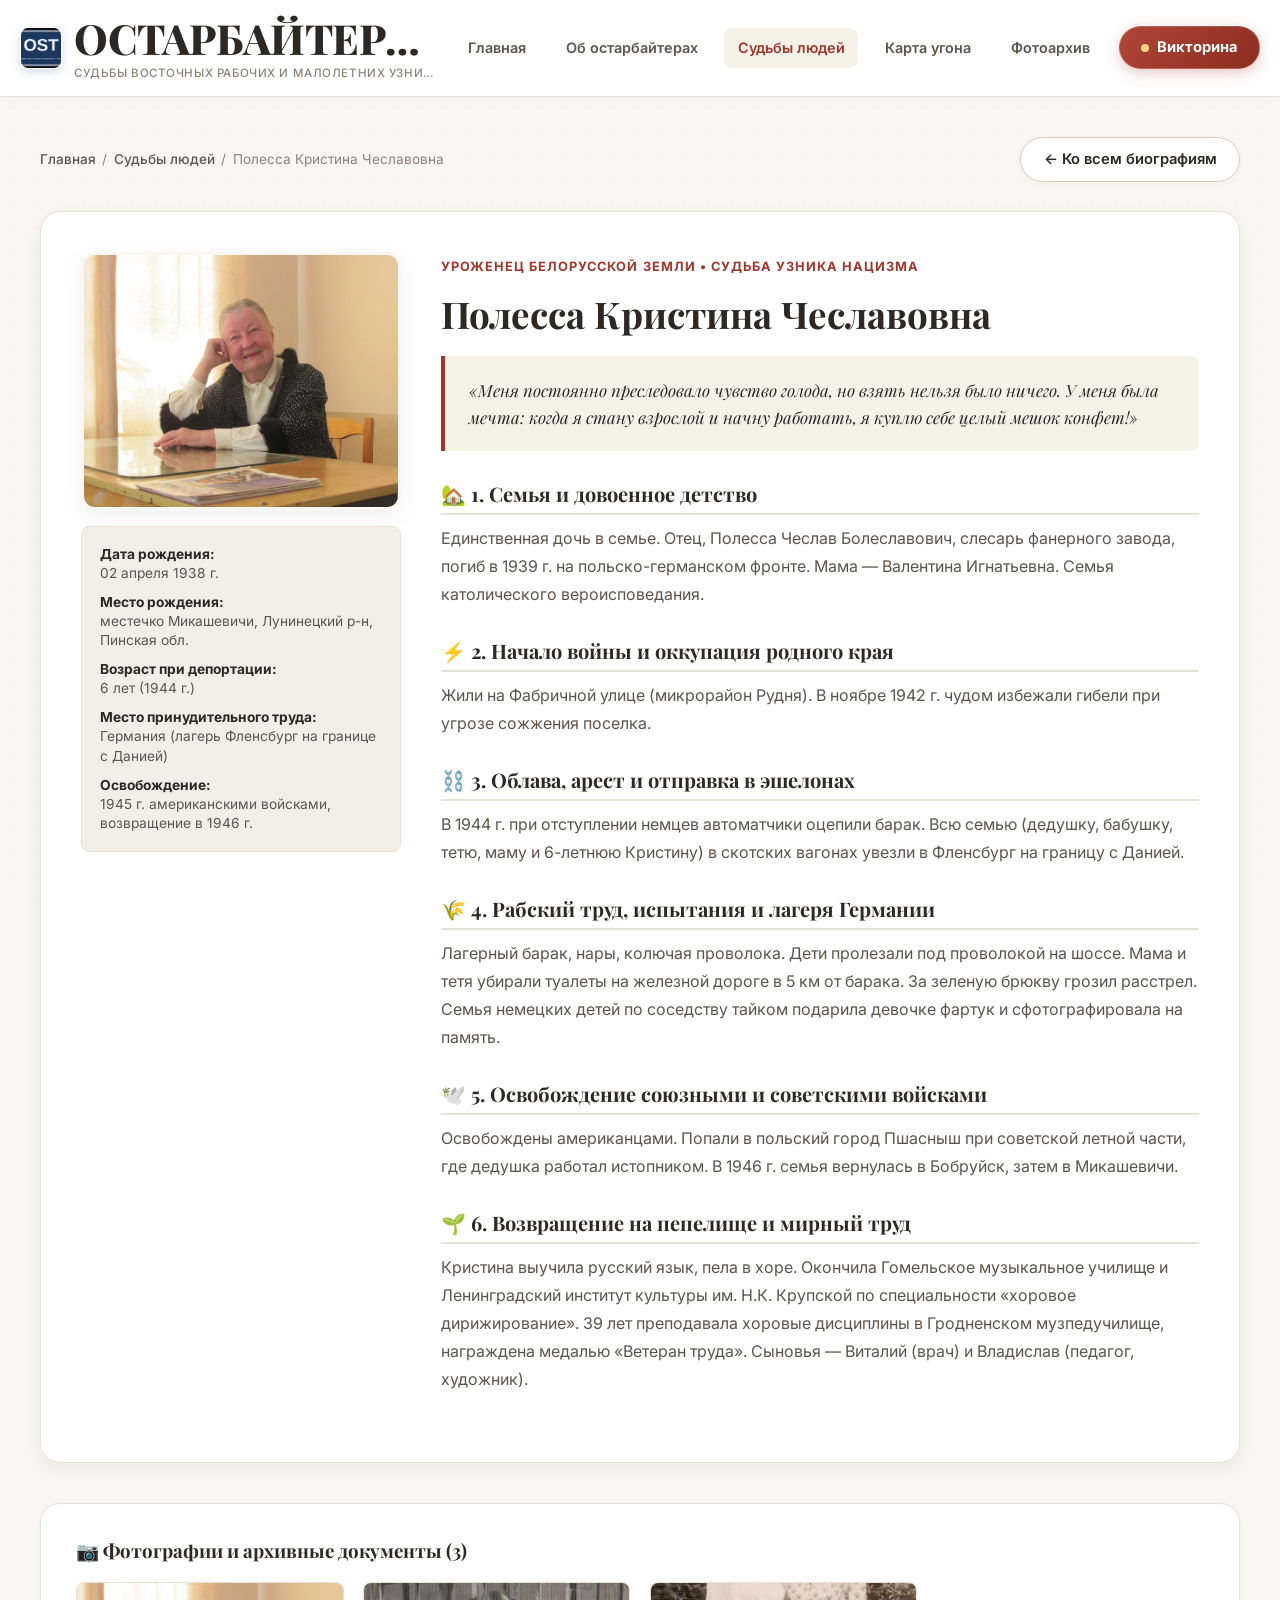
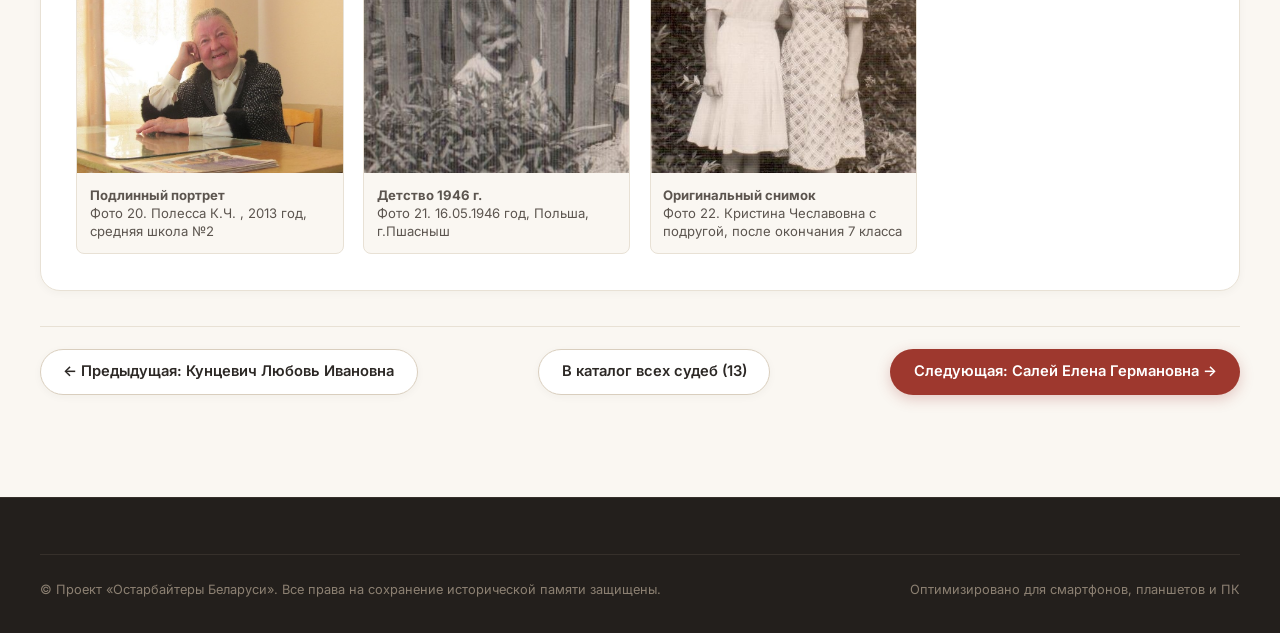
<file: pages/person_polessa.html>
<!DOCTYPE html>
<html lang="ru">
<head>
  <meta charset="UTF-8">
  <meta name="viewport" content="width=device-width, initial-scale=1.0">
  <title>Полесса Кристина Чеславовна — Остарбайтеры Беларуси</title>
  <link rel="preconnect" href="https://fonts.googleapis.com">
  <link rel="preconnect" href="https://fonts.gstatic.com" crossorigin>
  <link href="https://fonts.googleapis.com/css2?family=Inter:wght@300;400;500;600;700&family=Playfair+Display:ital,wght@0,600;0,700;0,800;1,400;1,600&display=swap" rel="stylesheet">
  <link rel="stylesheet" href="../css/style.css">
</head>
<body>
  <!-- Header -->
  <header class="site-header">
    <div class="container header-inner">
      <a href="../index.html#home" class="brand-link">
        <img src="../images/ost_badge.png" alt="Знак OST" class="brand-emblem">
        <div class="brand-text">
          <h1>ОСТАРБАЙТЕРЫ БЕЛАРУСИ</h1>
          <p>Судьбы восточных рабочих и малолетних узников</p>
        </div>
      </a>
      <nav class="nav-menu">
        <a href="../index.html#home" class="nav-link">Главная</a>
        <a href="../index.html#history" class="nav-link">Об остарбайтерах</a>
        <a href="../index.html#people" class="nav-link active">Судьбы людей</a>
        <a href="../index.html#map" class="nav-link">Карта угона</a>
        <a href="../index.html#archive" class="nav-link">Фотоархив</a>
      </nav>
      <div class="nav-actions">
        <a href="quiz.html" class="btn btn-quiz-nav">
          <span class="pulse-dot"></span>
          <span>Викторина</span>
        </a>
      </div>
    </div>
  </header>

  <main style="padding: 2.5rem 0 5rem;">
    <div class="container">
      <div class="bio-nav-header">
        <nav class="breadcrumbs">
          <a href="../index.html#home" class="breadcrumb-link">Главная</a>
          <span>/</span>
          <a href="../index.html#people" class="breadcrumb-link">Судьбы людей</a>
          <span>/</span>
          <span>Полесса Кристина Чеславовна</span>
        </nav>
        <a href="../index.html#people" class="btn btn-secondary">
          ← Ко всем биографиям
        </a>
      </div>

      <div class="bio-hero-card">
        <div class="bio-portrait-wrapper">
          <img src="../images/photo_20_polessa_2013.jpg" alt="Полесса Кристина Чеславовна" class="bio-main-img">
          <div class="bio-quick-facts">
            <div class="fact-row">
              <span class="fact-label">Дата рождения:</span>
              <span class="fact-val">02 апреля 1938 г.</span>
            </div>
            <div class="fact-row">
              <span class="fact-label">Место рождения:</span>
              <span class="fact-val">местечко Микашевичи, Лунинецкий р-н, Пинская обл.</span>
            </div>
            <div class="fact-row">
              <span class="fact-label">Возраст при депортации:</span>
              <span class="fact-val">6 лет (1944 г.)</span>
            </div>
            <div class="fact-row">
              <span class="fact-label">Место принудительного труда:</span>
              <span class="fact-val">Германия (лагерь Фленсбург на границе с Данией)</span>
            </div>
            <div class="fact-row">
              <span class="fact-label">Освобождение:</span>
              <span class="fact-val">1945 г. американскими войсками, возвращение в 1946 г.</span>
            </div>
          </div>
        </div>

        <div class="bio-content">
          <span class="bio-chapter-tag">Уроженец белорусской земли • Судьба узника нацизма</span>
          <h2 class="bio-name">Полесса Кристина Чеславовна</h2>
          
          <div class="bio-quote-box">
            «Меня постоянно преследовало чувство голода, но взять нельзя было ничего. У меня была мечта: когда я стану взрослой и начну работать, я куплю себе целый мешок конфет!»
          </div>

          <section class="story-section">
            <h3>🏡 1. Семья и довоенное детство</h3>
            <p>Единственная дочь в семье. Отец, Полесса Чеслав Болеславович, слесарь фанерного завода, погиб в 1939 г. на польско-германском фронте. Мама — Валентина Игнатьевна. Семья католического вероисповедания.</p>
          </section>

          <section class="story-section">
            <h3>⚡ 2. Начало войны и оккупация родного края</h3>
            <p>Жили на Фабричной улице (микрорайон Рудня). В ноябре 1942 г. чудом избежали гибели при угрозе сожжения поселка.</p>
          </section>

          <section class="story-section">
            <h3>⛓️ 3. Облава, арест и отправка в эшелонах</h3>
            <p>В 1944 г. при отступлении немцев автоматчики оцепили барак. Всю семью (дедушку, бабушку, тетю, маму и 6-летнюю Кристину) в скотских вагонах увезли в Фленсбург на границу с Данией.</p>
          </section>

          <section class="story-section">
            <h3>🌾 4. Рабский труд, испытания и лагеря Германии</h3>
            <p>Лагерный барак, нары, колючая проволока. Дети пролезали под проволокой на шоссе. Мама и тетя убирали туалеты на железной дороге в 5 км от барака. За зеленую брюкву грозил расстрел. Семья немецких детей по соседству тайком подарила девочке фартук и сфотографировала на память.</p>
          </section>

          <section class="story-section">
            <h3>🕊️ 5. Освобождение союзными и советскими войсками</h3>
            <p>Освобождены американцами. Попали в польский город Пшасныш при советской летной части, где дедушка работал истопником. В 1946 г. семья вернулась в Бобруйск, затем в Микашевичи.</p>
          </section>

          <section class="story-section">
            <h3>🌱 6. Возвращение на пепелище и мирный труд</h3>
            <p>Кристина выучила русский язык, пела в хоре. Окончила Гомельское музыкальное училище и Ленинградский институт культуры им. Н.К. Крупской по специальности «хоровое дирижирование». 39 лет преподавала хоровые дисциплины в Гродненском музпедучилище, награждена медалью «Ветеран труда». Сыновья — Виталий (врач) и Владислав (педагог, художник).</p>
          </section>
        </div>
      </div>

      <!-- Gallery -->
      <div class="bio-gallery-section">
        <h3>📷 Фотографии и архивные документы (3)</h3>
        <div class="bio-gallery-grid">
          
        <div class="gallery-thumb-card">
          <img src="../images/photo_20_polessa_2013.jpg" alt="Фото 20. Полесса К.Ч. , 2013 год, средняя школа №2" class="gallery-thumb-img">
          <div class="gallery-thumb-caption">
            <strong>Подлинный портрет</strong><br>Фото 20. Полесса К.Ч. , 2013 год, средняя школа №2
          </div>
        </div>
        
        <div class="gallery-thumb-card">
          <img src="../images/photo_21_polessa_poland_1946.jpg" alt="Фото 21. 16.05.1946 год, Польша, г.Пшасныш" class="gallery-thumb-img">
          <div class="gallery-thumb-caption">
            <strong>Детство 1946 г.</strong><br>Фото 21. 16.05.1946 год, Польша, г.Пшасныш
          </div>
        </div>
        
        <div class="gallery-thumb-card">
          <img src="../images/photo_22_polessa_grad_1952.jpg" alt="Фото 22. Кристина Чеславовна с подругой, после окончания 7 класса" class="gallery-thumb-img">
          <div class="gallery-thumb-caption">
            <strong>Оригинальный снимок</strong><br>Фото 22. Кристина Чеславовна с подругой, после окончания 7 класса
          </div>
        </div>
        
        </div>
      </div>

      <!-- Pagination -->
      <div class="person-pagination">
        <a href="person_kuntsevich.html" class="btn btn-secondary">← Предыдущая: Кунцевич Любовь Ивановна</a>
        <a href="../index.html#people" class="btn btn-secondary">В каталог всех судеб (13)</a>
        <a href="person_saley.html" class="btn btn-primary">Следующая: Салей Елена Германовна →</a>
      </div>
    </div>
  </main>

  <footer class="site-footer">
    <div class="container">
      <div class="footer-bottom">
        <div>© Проект «Остарбайтеры Беларуси». Все права на сохранение исторической памяти защищены.</div>
        <div>Оптимизировано для смартфонов, планшетов и ПК</div>
      </div>
    </div>
  </footer>
</body>
</html>
</file>
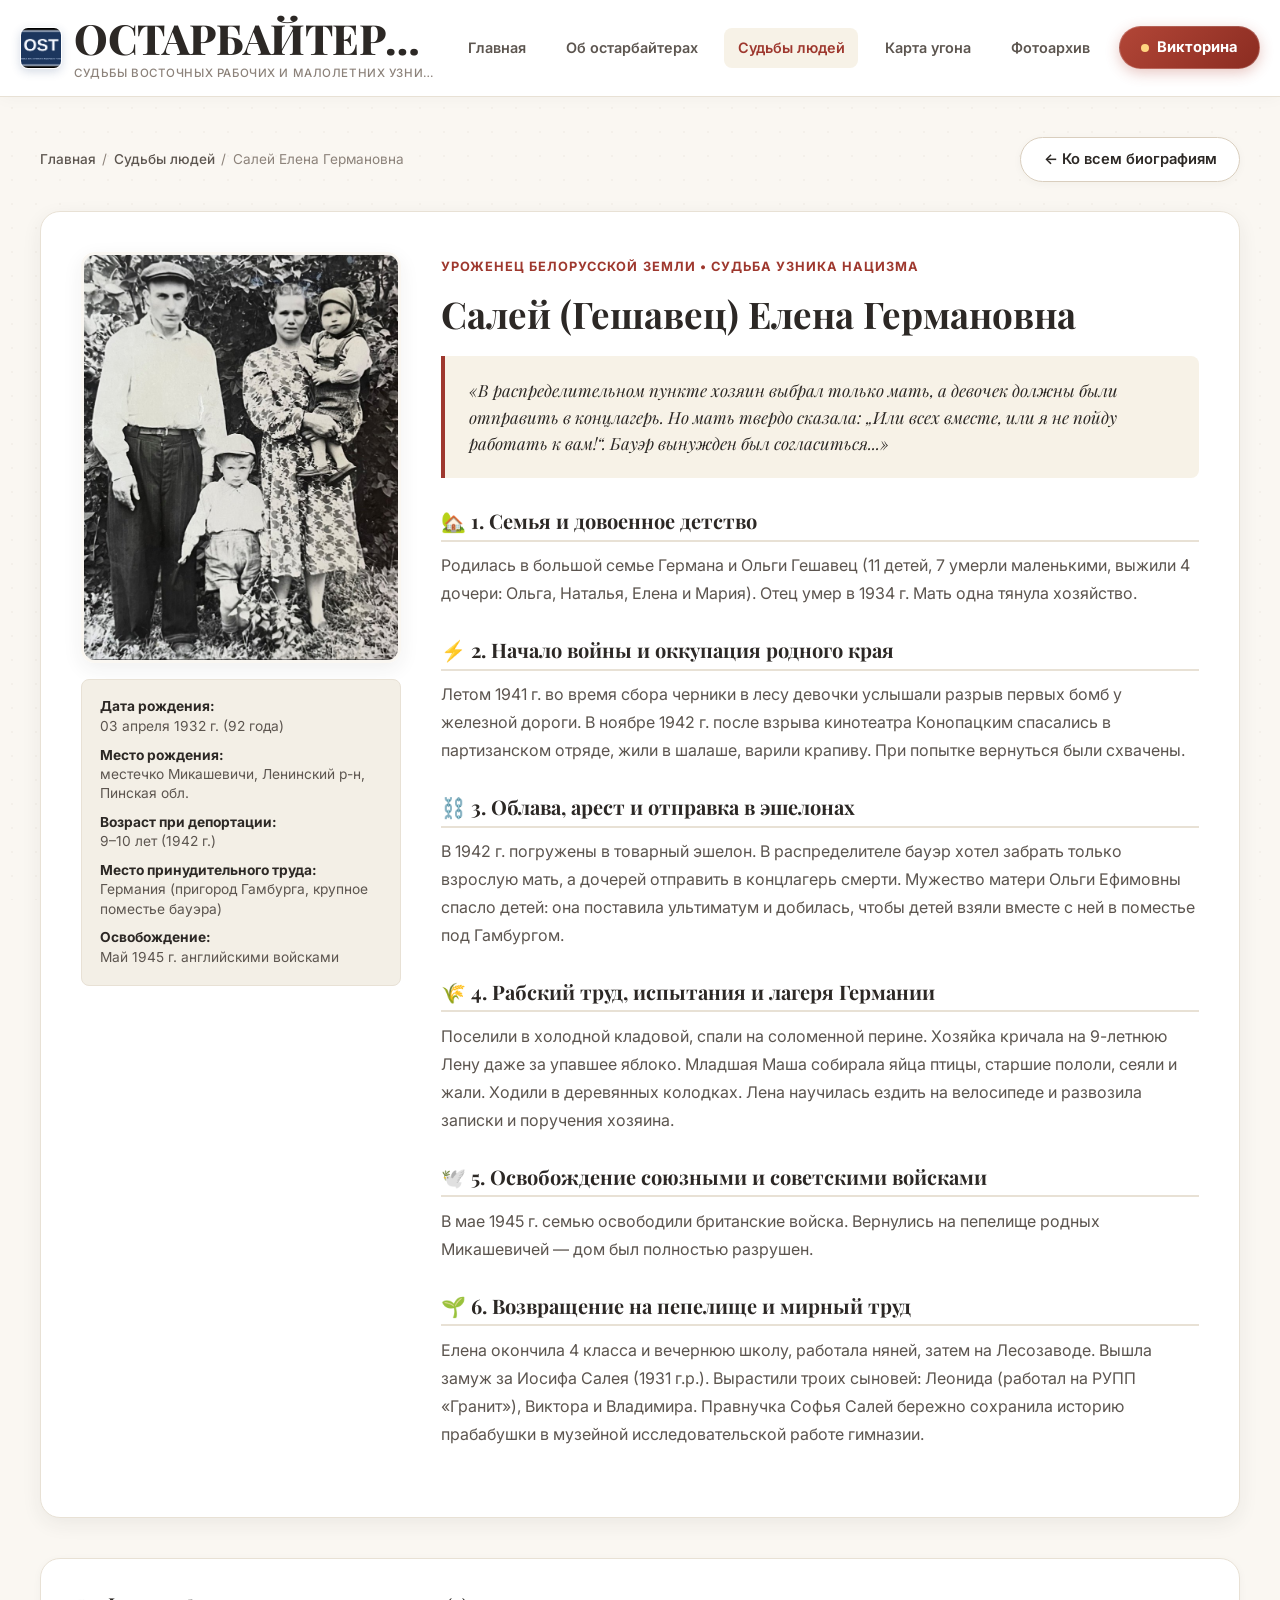
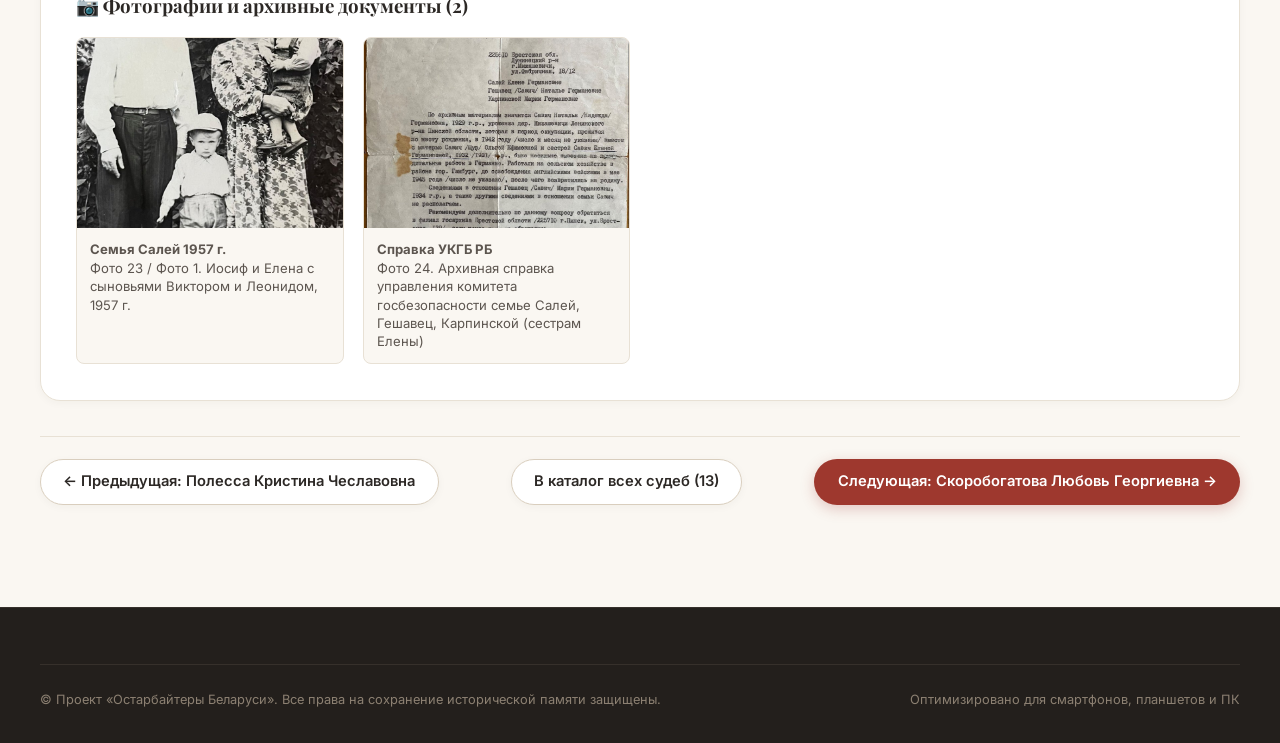
<file: pages/person_saley.html>
<!DOCTYPE html>
<html lang="ru">
<head>
  <meta charset="UTF-8">
  <meta name="viewport" content="width=device-width, initial-scale=1.0">
  <title>Салей (Гешавец) Елена Германовна — Остарбайтеры Беларуси</title>
  <link rel="preconnect" href="https://fonts.googleapis.com">
  <link rel="preconnect" href="https://fonts.gstatic.com" crossorigin>
  <link href="https://fonts.googleapis.com/css2?family=Inter:wght@300;400;500;600;700&family=Playfair+Display:ital,wght@0,600;0,700;0,800;1,400;1,600&display=swap" rel="stylesheet">
  <link rel="stylesheet" href="../css/style.css">
</head>
<body>
  <!-- Header -->
  <header class="site-header">
    <div class="container header-inner">
      <a href="../index.html#home" class="brand-link">
        <img src="../images/ost_badge.png" alt="Знак OST" class="brand-emblem">
        <div class="brand-text">
          <h1>ОСТАРБАЙТЕРЫ БЕЛАРУСИ</h1>
          <p>Судьбы восточных рабочих и малолетних узников</p>
        </div>
      </a>
      <nav class="nav-menu">
        <a href="../index.html#home" class="nav-link">Главная</a>
        <a href="../index.html#history" class="nav-link">Об остарбайтерах</a>
        <a href="../index.html#people" class="nav-link active">Судьбы людей</a>
        <a href="../index.html#map" class="nav-link">Карта угона</a>
        <a href="../index.html#archive" class="nav-link">Фотоархив</a>
      </nav>
      <div class="nav-actions">
        <a href="quiz.html" class="btn btn-quiz-nav">
          <span class="pulse-dot"></span>
          <span>Викторина</span>
        </a>
      </div>
    </div>
  </header>

  <main style="padding: 2.5rem 0 5rem;">
    <div class="container">
      <div class="bio-nav-header">
        <nav class="breadcrumbs">
          <a href="../index.html#home" class="breadcrumb-link">Главная</a>
          <span>/</span>
          <a href="../index.html#people" class="breadcrumb-link">Судьбы людей</a>
          <span>/</span>
          <span>Салей Елена Германовна</span>
        </nav>
        <a href="../index.html#people" class="btn btn-secondary">
          ← Ко всем биографиям
        </a>
      </div>

      <div class="bio-hero-card">
        <div class="bio-portrait-wrapper">
          <img src="../images/photo_23_saley_family_1957.jpg" alt="Салей (Гешавец) Елена Германовна" class="bio-main-img">
          <div class="bio-quick-facts">
            <div class="fact-row">
              <span class="fact-label">Дата рождения:</span>
              <span class="fact-val">03 апреля 1932 г. (92 года)</span>
            </div>
            <div class="fact-row">
              <span class="fact-label">Место рождения:</span>
              <span class="fact-val">местечко Микашевичи, Ленинский р-н, Пинская обл.</span>
            </div>
            <div class="fact-row">
              <span class="fact-label">Возраст при депортации:</span>
              <span class="fact-val">9–10 лет (1942 г.)</span>
            </div>
            <div class="fact-row">
              <span class="fact-label">Место принудительного труда:</span>
              <span class="fact-val">Германия (пригород Гамбурга, крупное поместье бауэра)</span>
            </div>
            <div class="fact-row">
              <span class="fact-label">Освобождение:</span>
              <span class="fact-val">Май 1945 г. английскими войсками</span>
            </div>
          </div>
        </div>

        <div class="bio-content">
          <span class="bio-chapter-tag">Уроженец белорусской земли • Судьба узника нацизма</span>
          <h2 class="bio-name">Салей (Гешавец) Елена Германовна</h2>
          
          <div class="bio-quote-box">
            «В распределительном пункте хозяин выбрал только мать, а девочек должны были отправить в концлагерь. Но мать твердо сказала: „Или всех вместе, или я не пойду работать к вам!“. Бауэр вынужден был согласиться...»
          </div>

          <section class="story-section">
            <h3>🏡 1. Семья и довоенное детство</h3>
            <p>Родилась в большой семье Германа и Ольги Гешавец (11 детей, 7 умерли маленькими, выжили 4 дочери: Ольга, Наталья, Елена и Мария). Отец умер в 1934 г. Мать одна тянула хозяйство.</p>
          </section>

          <section class="story-section">
            <h3>⚡ 2. Начало войны и оккупация родного края</h3>
            <p>Летом 1941 г. во время сбора черники в лесу девочки услышали разрыв первых бомб у железной дороги. В ноябре 1942 г. после взрыва кинотеатра Конопацким спасались в партизанском отряде, жили в шалаше, варили крапиву. При попытке вернуться были схвачены.</p>
          </section>

          <section class="story-section">
            <h3>⛓️ 3. Облава, арест и отправка в эшелонах</h3>
            <p>В 1942 г. погружены в товарный эшелон. В распределителе бауэр хотел забрать только взрослую мать, а дочерей отправить в концлагерь смерти. Мужество матери Ольги Ефимовны спасло детей: она поставила ультиматум и добилась, чтобы детей взяли вместе с ней в поместье под Гамбургом.</p>
          </section>

          <section class="story-section">
            <h3>🌾 4. Рабский труд, испытания и лагеря Германии</h3>
            <p>Поселили в холодной кладовой, спали на соломенной перине. Хозяйка кричала на 9-летнюю Лену даже за упавшее яблоко. Младшая Маша собирала яйца птицы, старшие пололи, сеяли и жали. Ходили в деревянных колодках. Лена научилась ездить на велосипеде и развозила записки и поручения хозяина.</p>
          </section>

          <section class="story-section">
            <h3>🕊️ 5. Освобождение союзными и советскими войсками</h3>
            <p>В мае 1945 г. семью освободили британские войска. Вернулись на пепелище родных Микашевичей — дом был полностью разрушен.</p>
          </section>

          <section class="story-section">
            <h3>🌱 6. Возвращение на пепелище и мирный труд</h3>
            <p>Елена окончила 4 класса и вечернюю школу, работала няней, затем на Лесозаводе. Вышла замуж за Иосифа Салея (1931 г.р.). Вырастили троих сыновей: Леонида (работал на РУПП «Гранит»), Виктора и Владимира. Правнучка Софья Салей бережно сохранила историю прабабушки в музейной исследовательской работе гимназии.</p>
          </section>
        </div>
      </div>

      <!-- Gallery -->
      <div class="bio-gallery-section">
        <h3>📷 Фотографии и архивные документы (2)</h3>
        <div class="bio-gallery-grid">
          
        <div class="gallery-thumb-card">
          <img src="../images/photo_23_saley_family_1957.jpg" alt="Фото 23 / Фото 1. Иосиф и Елена с сыновьями Виктором и Леонидом, 1957 г." class="gallery-thumb-img">
          <div class="gallery-thumb-caption">
            <strong>Семья Салей 1957 г.</strong><br>Фото 23 / Фото 1. Иосиф и Елена с сыновьями Виктором и Леонидом, 1957 г.
          </div>
        </div>
        
        <div class="gallery-thumb-card">
          <img src="../images/photo_24_saley_kgb_1995.jpg" alt="Фото 24. Архивная справка управления комитета госбезопасности семье Салей, Гешавец, Карпинской (сестрам Елены)" class="gallery-thumb-img">
          <div class="gallery-thumb-caption">
            <strong>Справка УКГБ РБ</strong><br>Фото 24. Архивная справка управления комитета госбезопасности семье Салей, Гешавец, Карпинской (сестрам Елены)
          </div>
        </div>
        
        </div>
      </div>

      <!-- Pagination -->
      <div class="person-pagination">
        <a href="person_polessa.html" class="btn btn-secondary">← Предыдущая: Полесса Кристина Чеславовна</a>
        <a href="../index.html#people" class="btn btn-secondary">В каталог всех судеб (13)</a>
        <a href="person_skorobogatova.html" class="btn btn-primary">Следующая: Скоробогатова Любовь Георгиевна →</a>
      </div>
    </div>
  </main>

  <footer class="site-footer">
    <div class="container">
      <div class="footer-bottom">
        <div>© Проект «Остарбайтеры Беларуси». Все права на сохранение исторической памяти защищены.</div>
        <div>Оптимизировано для смартфонов, планшетов и ПК</div>
      </div>
    </div>
  </footer>
</body>
</html>
</file>
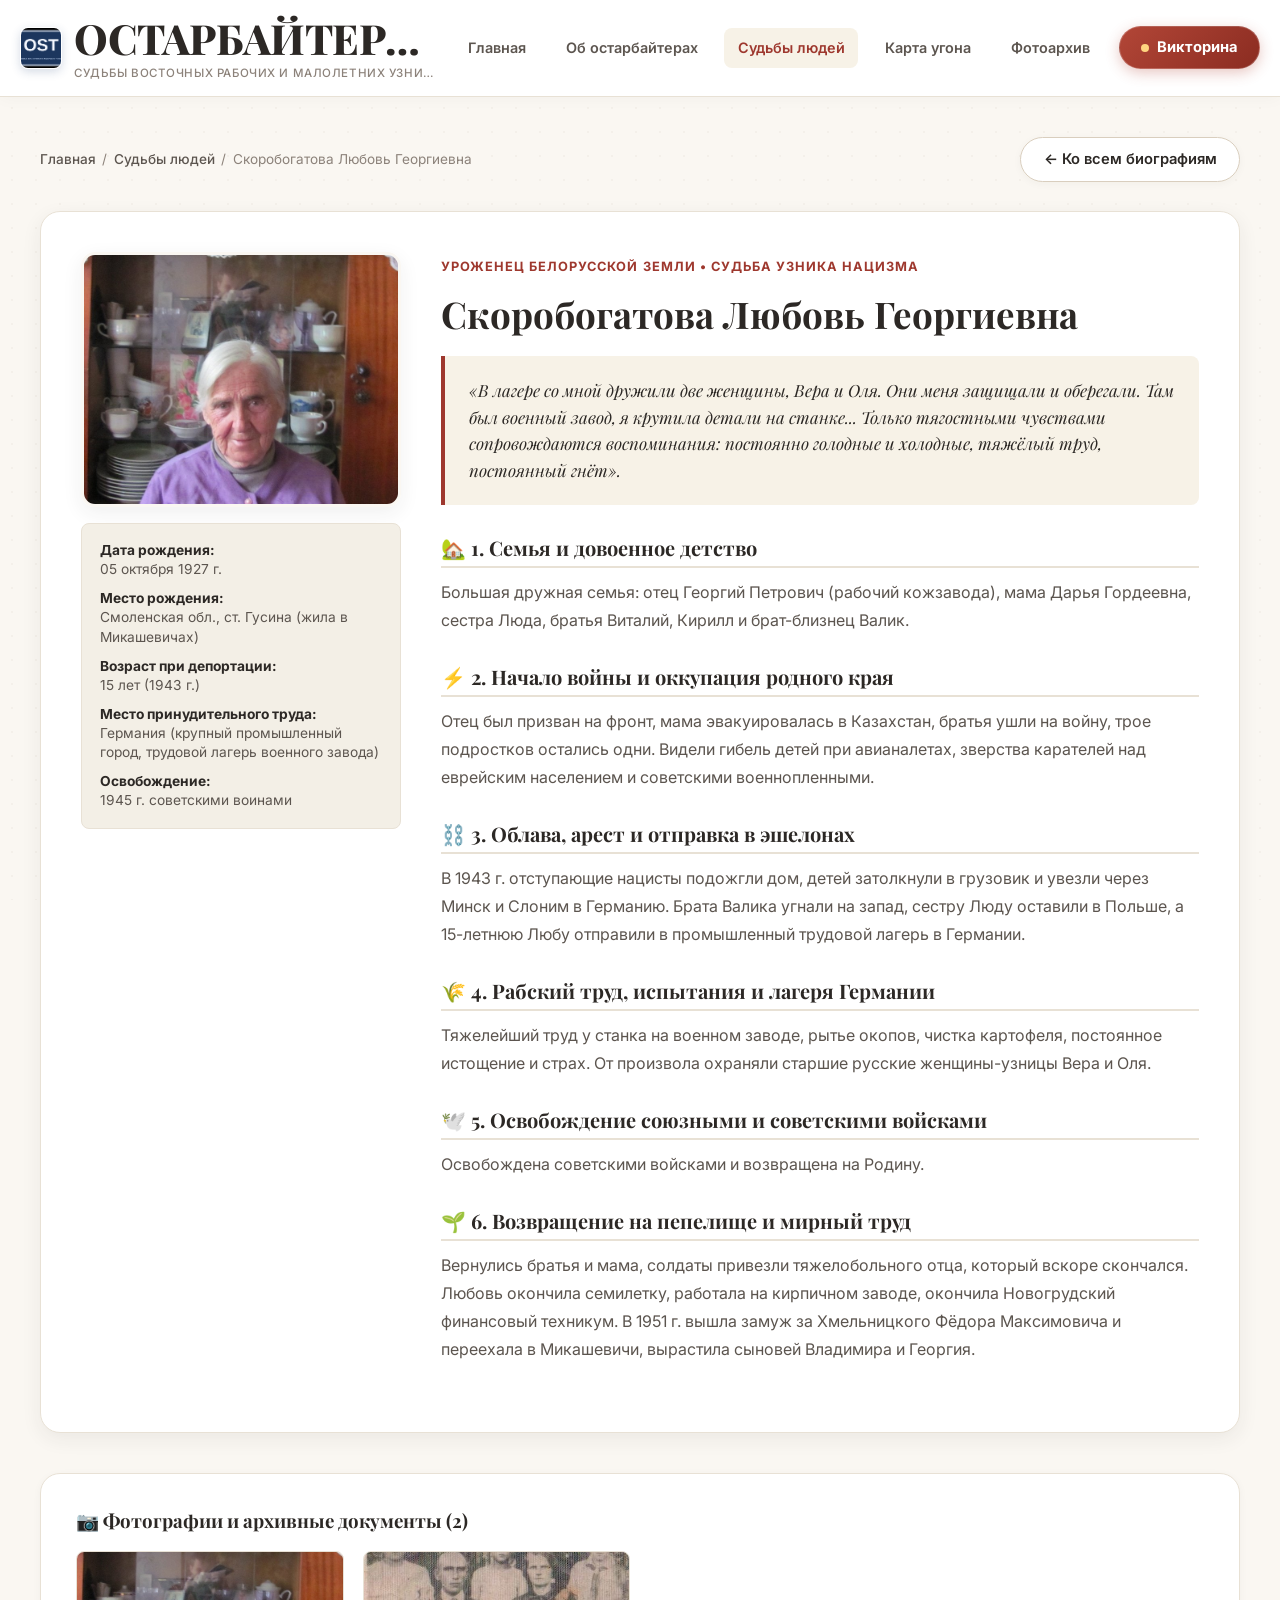
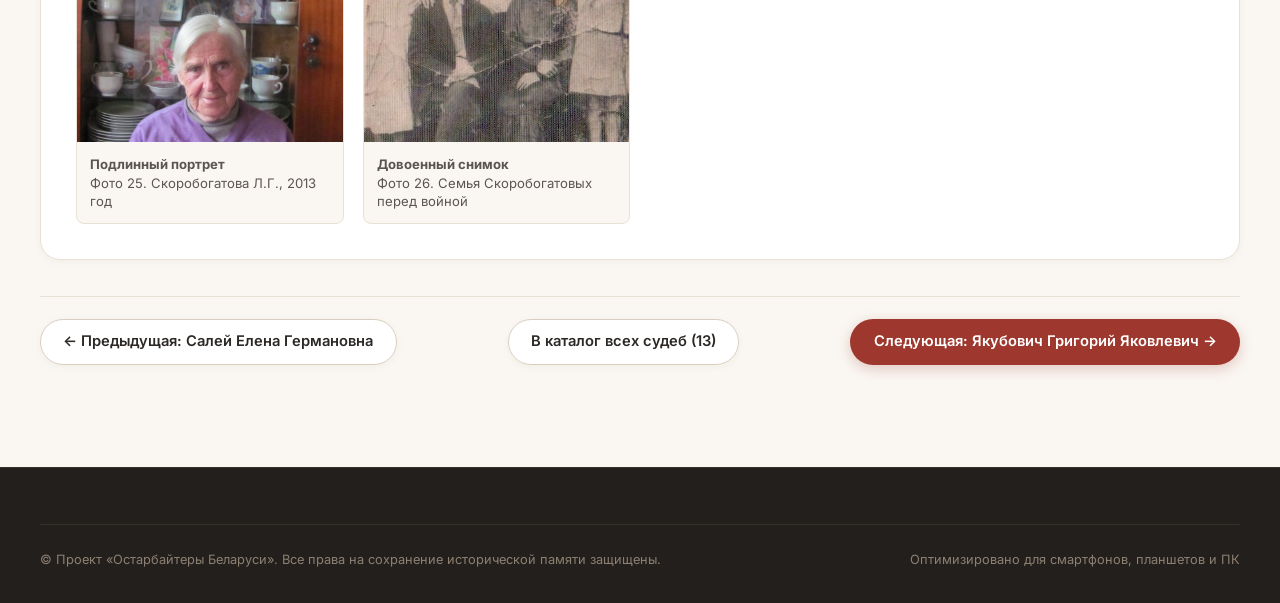
<file: pages/person_skorobogatova.html>
<!DOCTYPE html>
<html lang="ru">
<head>
  <meta charset="UTF-8">
  <meta name="viewport" content="width=device-width, initial-scale=1.0">
  <title>Скоробогатова Любовь Георгиевна — Остарбайтеры Беларуси</title>
  <link rel="preconnect" href="https://fonts.googleapis.com">
  <link rel="preconnect" href="https://fonts.gstatic.com" crossorigin>
  <link href="https://fonts.googleapis.com/css2?family=Inter:wght@300;400;500;600;700&family=Playfair+Display:ital,wght@0,600;0,700;0,800;1,400;1,600&display=swap" rel="stylesheet">
  <link rel="stylesheet" href="../css/style.css">
</head>
<body>
  <!-- Header -->
  <header class="site-header">
    <div class="container header-inner">
      <a href="../index.html#home" class="brand-link">
        <img src="../images/ost_badge.png" alt="Знак OST" class="brand-emblem">
        <div class="brand-text">
          <h1>ОСТАРБАЙТЕРЫ БЕЛАРУСИ</h1>
          <p>Судьбы восточных рабочих и малолетних узников</p>
        </div>
      </a>
      <nav class="nav-menu">
        <a href="../index.html#home" class="nav-link">Главная</a>
        <a href="../index.html#history" class="nav-link">Об остарбайтерах</a>
        <a href="../index.html#people" class="nav-link active">Судьбы людей</a>
        <a href="../index.html#map" class="nav-link">Карта угона</a>
        <a href="../index.html#archive" class="nav-link">Фотоархив</a>
      </nav>
      <div class="nav-actions">
        <a href="quiz.html" class="btn btn-quiz-nav">
          <span class="pulse-dot"></span>
          <span>Викторина</span>
        </a>
      </div>
    </div>
  </header>

  <main style="padding: 2.5rem 0 5rem;">
    <div class="container">
      <div class="bio-nav-header">
        <nav class="breadcrumbs">
          <a href="../index.html#home" class="breadcrumb-link">Главная</a>
          <span>/</span>
          <a href="../index.html#people" class="breadcrumb-link">Судьбы людей</a>
          <span>/</span>
          <span>Скоробогатова Любовь Георгиевна</span>
        </nav>
        <a href="../index.html#people" class="btn btn-secondary">
          ← Ко всем биографиям
        </a>
      </div>

      <div class="bio-hero-card">
        <div class="bio-portrait-wrapper">
          <img src="../images/photo_25_skorobogatova_2013.jpg" alt="Скоробогатова Любовь Георгиевна" class="bio-main-img">
          <div class="bio-quick-facts">
            <div class="fact-row">
              <span class="fact-label">Дата рождения:</span>
              <span class="fact-val">05 октября 1927 г.</span>
            </div>
            <div class="fact-row">
              <span class="fact-label">Место рождения:</span>
              <span class="fact-val">Смоленская обл., ст. Гусина (жила в Микашевичах)</span>
            </div>
            <div class="fact-row">
              <span class="fact-label">Возраст при депортации:</span>
              <span class="fact-val">15 лет (1943 г.)</span>
            </div>
            <div class="fact-row">
              <span class="fact-label">Место принудительного труда:</span>
              <span class="fact-val">Германия (крупный промышленный город, трудовой лагерь военного завода)</span>
            </div>
            <div class="fact-row">
              <span class="fact-label">Освобождение:</span>
              <span class="fact-val">1945 г. советскими воинами</span>
            </div>
          </div>
        </div>

        <div class="bio-content">
          <span class="bio-chapter-tag">Уроженец белорусской земли • Судьба узника нацизма</span>
          <h2 class="bio-name">Скоробогатова Любовь Георгиевна</h2>
          
          <div class="bio-quote-box">
            «В лагере со мной дружили две женщины, Вера и Оля. Они меня защищали и оберегали. Там был военный завод, я крутила детали на станке... Только тягостными чувствами сопровождаются воспоминания: постоянно голодные и холодные, тяжёлый труд, постоянный гнёт».
          </div>

          <section class="story-section">
            <h3>🏡 1. Семья и довоенное детство</h3>
            <p>Большая дружная семья: отец Георгий Петрович (рабочий кожзавода), мама Дарья Гордеевна, сестра Люда, братья Виталий, Кирилл и брат-близнец Валик.</p>
          </section>

          <section class="story-section">
            <h3>⚡ 2. Начало войны и оккупация родного края</h3>
            <p>Отец был призван на фронт, мама эвакуировалась в Казахстан, братья ушли на войну, трое подростков остались одни. Видели гибель детей при авианалетах, зверства карателей над еврейским населением и советскими военнопленными.</p>
          </section>

          <section class="story-section">
            <h3>⛓️ 3. Облава, арест и отправка в эшелонах</h3>
            <p>В 1943 г. отступающие нацисты подожгли дом, детей затолкнули в грузовик и увезли через Минск и Слоним в Германию. Брата Валика угнали на запад, сестру Люду оставили в Польше, а 15-летнюю Любу отправили в промышленный трудовой лагерь в Германии.</p>
          </section>

          <section class="story-section">
            <h3>🌾 4. Рабский труд, испытания и лагеря Германии</h3>
            <p>Тяжелейший труд у станка на военном заводе, рытье окопов, чистка картофеля, постоянное истощение и страх. От произвола охраняли старшие русские женщины-узницы Вера и Оля.</p>
          </section>

          <section class="story-section">
            <h3>🕊️ 5. Освобождение союзными и советскими войсками</h3>
            <p>Освобождена советскими войсками и возвращена на Родину.</p>
          </section>

          <section class="story-section">
            <h3>🌱 6. Возвращение на пепелище и мирный труд</h3>
            <p>Вернулись братья и мама, солдаты привезли тяжелобольного отца, который вскоре скончался. Любовь окончила семилетку, работала на кирпичном заводе, окончила Новогрудский финансовый техникум. В 1951 г. вышла замуж за Хмельницкого Фёдора Максимовича и переехала в Микашевичи, вырастила сыновей Владимира и Георгия.</p>
          </section>
        </div>
      </div>

      <!-- Gallery -->
      <div class="bio-gallery-section">
        <h3>📷 Фотографии и архивные документы (2)</h3>
        <div class="bio-gallery-grid">
          
        <div class="gallery-thumb-card">
          <img src="../images/photo_25_skorobogatova_2013.jpg" alt="Фото 25. Скоробогатова Л.Г., 2013 год" class="gallery-thumb-img">
          <div class="gallery-thumb-caption">
            <strong>Подлинный портрет</strong><br>Фото 25. Скоробогатова Л.Г., 2013 год
          </div>
        </div>
        
        <div class="gallery-thumb-card">
          <img src="../images/photo_26_skorobogatov_family_prewar.jpg" alt="Фото 26. Семья Скоробогатовых перед войной" class="gallery-thumb-img">
          <div class="gallery-thumb-caption">
            <strong>Довоенный снимок</strong><br>Фото 26. Семья Скоробогатовых перед войной
          </div>
        </div>
        
        </div>
      </div>

      <!-- Pagination -->
      <div class="person-pagination">
        <a href="person_saley.html" class="btn btn-secondary">← Предыдущая: Салей Елена Германовна</a>
        <a href="../index.html#people" class="btn btn-secondary">В каталог всех судеб (13)</a>
        <a href="person_yakubovich.html" class="btn btn-primary">Следующая: Якубович Григорий Яковлевич →</a>
      </div>
    </div>
  </main>

  <footer class="site-footer">
    <div class="container">
      <div class="footer-bottom">
        <div>© Проект «Остарбайтеры Беларуси». Все права на сохранение исторической памяти защищены.</div>
        <div>Оптимизировано для смартфонов, планшетов и ПК</div>
      </div>
    </div>
  </footer>
</body>
</html>
</file>
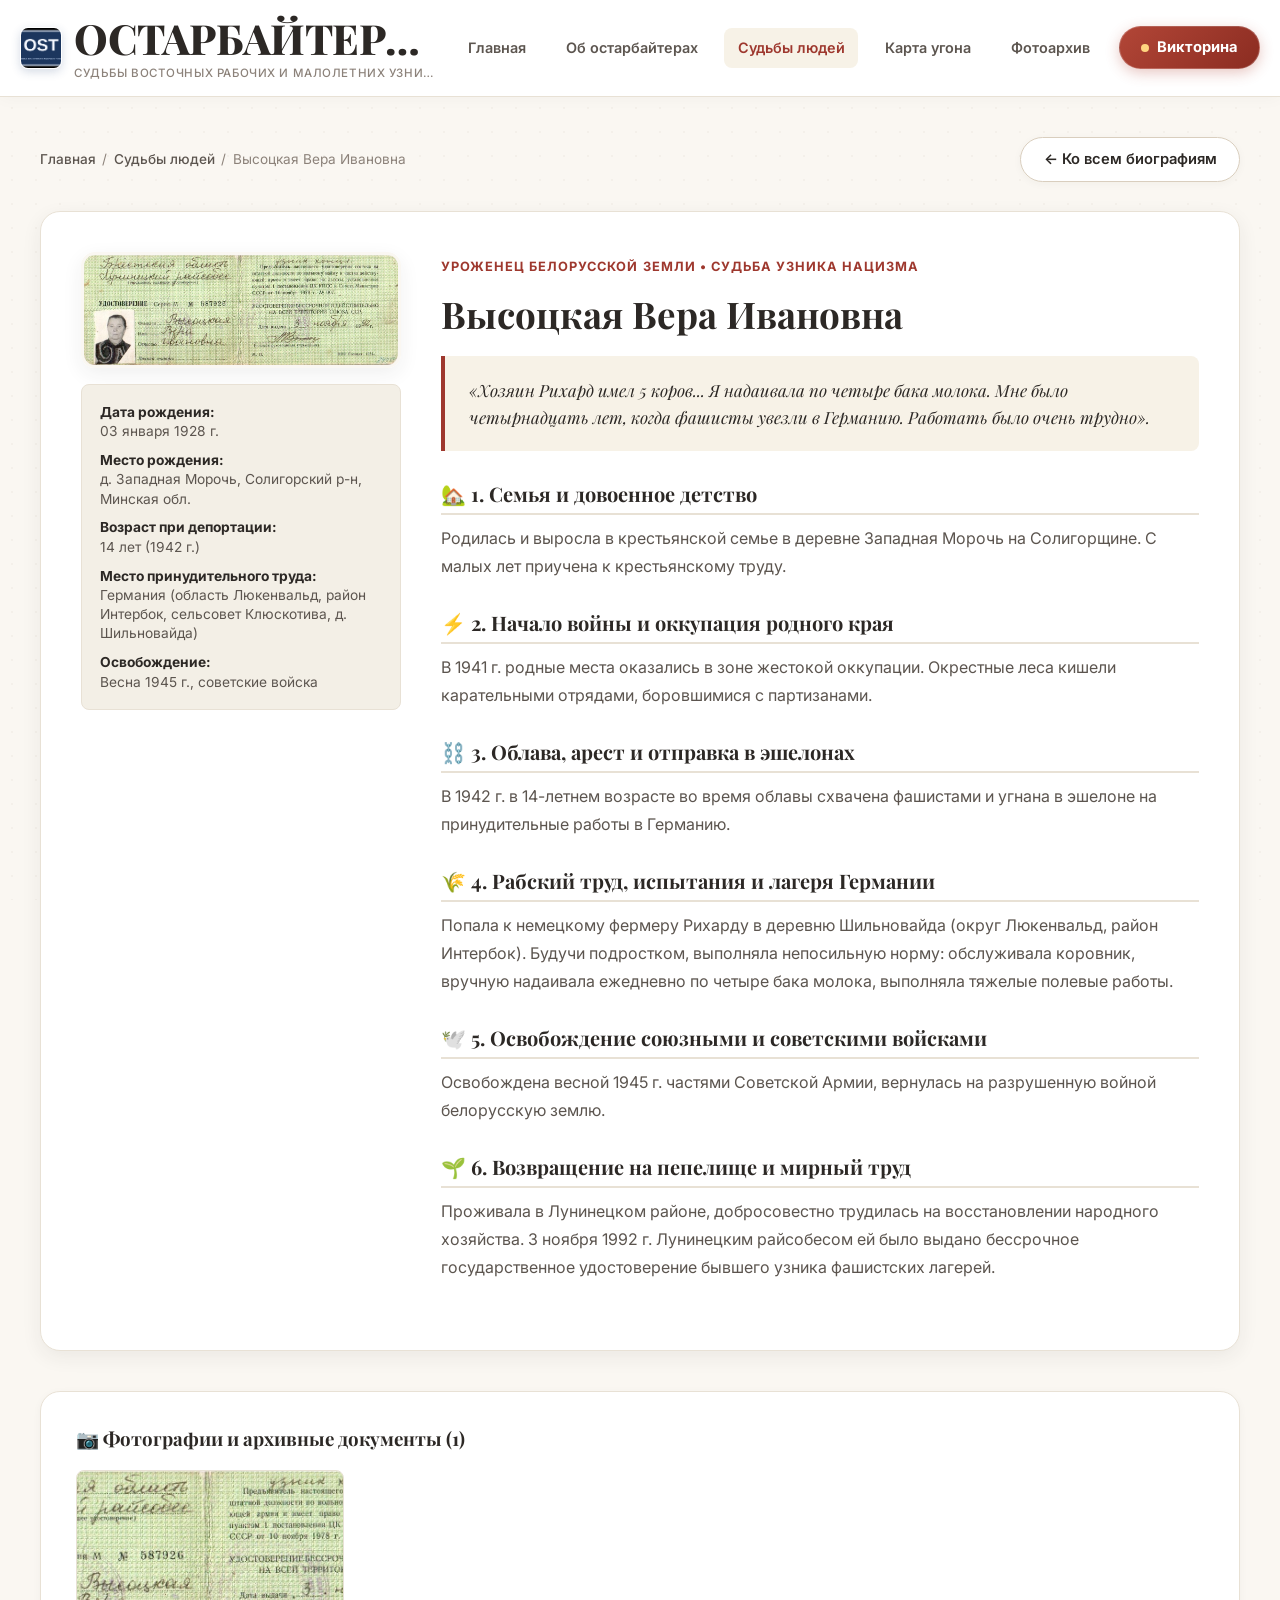
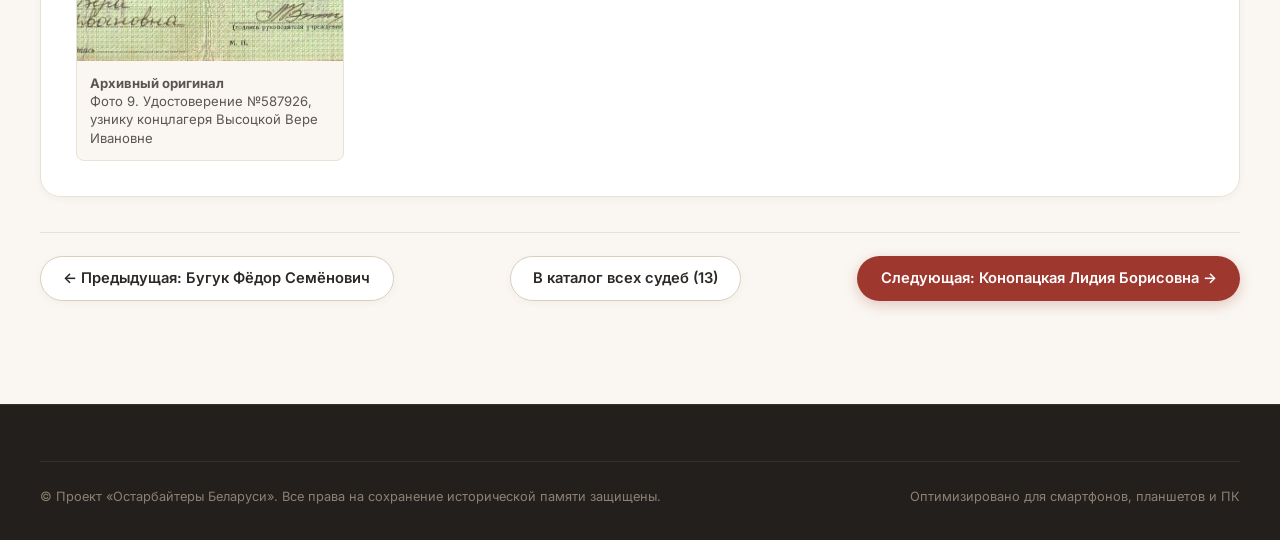
<file: pages/person_vysotskaya.html>
<!DOCTYPE html>
<html lang="ru">
<head>
  <meta charset="UTF-8">
  <meta name="viewport" content="width=device-width, initial-scale=1.0">
  <title>Высоцкая Вера Ивановна — Остарбайтеры Беларуси</title>
  <link rel="preconnect" href="https://fonts.googleapis.com">
  <link rel="preconnect" href="https://fonts.gstatic.com" crossorigin>
  <link href="https://fonts.googleapis.com/css2?family=Inter:wght@300;400;500;600;700&family=Playfair+Display:ital,wght@0,600;0,700;0,800;1,400;1,600&display=swap" rel="stylesheet">
  <link rel="stylesheet" href="../css/style.css">
</head>
<body>
  <!-- Header -->
  <header class="site-header">
    <div class="container header-inner">
      <a href="../index.html#home" class="brand-link">
        <img src="../images/ost_badge.png" alt="Знак OST" class="brand-emblem">
        <div class="brand-text">
          <h1>ОСТАРБАЙТЕРЫ БЕЛАРУСИ</h1>
          <p>Судьбы восточных рабочих и малолетних узников</p>
        </div>
      </a>
      <nav class="nav-menu">
        <a href="../index.html#home" class="nav-link">Главная</a>
        <a href="../index.html#history" class="nav-link">Об остарбайтерах</a>
        <a href="../index.html#people" class="nav-link active">Судьбы людей</a>
        <a href="../index.html#map" class="nav-link">Карта угона</a>
        <a href="../index.html#archive" class="nav-link">Фотоархив</a>
      </nav>
      <div class="nav-actions">
        <a href="quiz.html" class="btn btn-quiz-nav">
          <span class="pulse-dot"></span>
          <span>Викторина</span>
        </a>
      </div>
    </div>
  </header>

  <main style="padding: 2.5rem 0 5rem;">
    <div class="container">
      <div class="bio-nav-header">
        <nav class="breadcrumbs">
          <a href="../index.html#home" class="breadcrumb-link">Главная</a>
          <span>/</span>
          <a href="../index.html#people" class="breadcrumb-link">Судьбы людей</a>
          <span>/</span>
          <span>Высоцкая Вера Ивановна</span>
        </nav>
        <a href="../index.html#people" class="btn btn-secondary">
          ← Ко всем биографиям
        </a>
      </div>

      <div class="bio-hero-card">
        <div class="bio-portrait-wrapper">
          <img src="../images/photo_09_vysotskaya_cert_1992.jpg" alt="Высоцкая Вера Ивановна" class="bio-main-img">
          <div class="bio-quick-facts">
            <div class="fact-row">
              <span class="fact-label">Дата рождения:</span>
              <span class="fact-val">03 января 1928 г.</span>
            </div>
            <div class="fact-row">
              <span class="fact-label">Место рождения:</span>
              <span class="fact-val">д. Западная Морочь, Солигорский р-н, Минская обл.</span>
            </div>
            <div class="fact-row">
              <span class="fact-label">Возраст при депортации:</span>
              <span class="fact-val">14 лет (1942 г.)</span>
            </div>
            <div class="fact-row">
              <span class="fact-label">Место принудительного труда:</span>
              <span class="fact-val">Германия (область Люкенвальд, район Интербок, сельсовет Клюскотива, д. Шильновайда)</span>
            </div>
            <div class="fact-row">
              <span class="fact-label">Освобождение:</span>
              <span class="fact-val">Весна 1945 г., советские войска</span>
            </div>
          </div>
        </div>

        <div class="bio-content">
          <span class="bio-chapter-tag">Уроженец белорусской земли • Судьба узника нацизма</span>
          <h2 class="bio-name">Высоцкая Вера Ивановна</h2>
          
          <div class="bio-quote-box">
            «Хозяин Рихард имел 5 коров... Я надаивала по четыре бака молока. Мне было четырнадцать лет, когда фашисты увезли в Германию. Работать было очень трудно».
          </div>

          <section class="story-section">
            <h3>🏡 1. Семья и довоенное детство</h3>
            <p>Родилась и выросла в крестьянской семье в деревне Западная Морочь на Солигорщине. С малых лет приучена к крестьянскому труду.</p>
          </section>

          <section class="story-section">
            <h3>⚡ 2. Начало войны и оккупация родного края</h3>
            <p>В 1941 г. родные места оказались в зоне жестокой оккупации. Окрестные леса кишели карательными отрядами, боровшимися с партизанами.</p>
          </section>

          <section class="story-section">
            <h3>⛓️ 3. Облава, арест и отправка в эшелонах</h3>
            <p>В 1942 г. в 14-летнем возрасте во время облавы схвачена фашистами и угнана в эшелоне на принудительные работы в Германию.</p>
          </section>

          <section class="story-section">
            <h3>🌾 4. Рабский труд, испытания и лагеря Германии</h3>
            <p>Попала к немецкому фермеру Рихарду в деревню Шильновайда (округ Люкенвальд, район Интербок). Будучи подростком, выполняла непосильную норму: обслуживала коровник, вручную надаивала ежедневно по четыре бака молока, выполняла тяжелые полевые работы.</p>
          </section>

          <section class="story-section">
            <h3>🕊️ 5. Освобождение союзными и советскими войсками</h3>
            <p>Освобождена весной 1945 г. частями Советской Армии, вернулась на разрушенную войной белорусскую землю.</p>
          </section>

          <section class="story-section">
            <h3>🌱 6. Возвращение на пепелище и мирный труд</h3>
            <p>Проживала в Лунинецком районе, добросовестно трудилась на восстановлении народного хозяйства. 3 ноября 1992 г. Лунинецким райсобесом ей было выдано бессрочное государственное удостоверение бывшего узника фашистских лагерей.</p>
          </section>
        </div>
      </div>

      <!-- Gallery -->
      <div class="bio-gallery-section">
        <h3>📷 Фотографии и архивные документы (1)</h3>
        <div class="bio-gallery-grid">
          
        <div class="gallery-thumb-card">
          <img src="../images/photo_09_vysotskaya_cert_1992.jpg" alt="Фото 9. Удостоверение №587926, узнику концлагеря Высоцкой Вере Ивановне" class="gallery-thumb-img">
          <div class="gallery-thumb-caption">
            <strong>Архивный оригинал</strong><br>Фото 9. Удостоверение №587926, узнику концлагеря Высоцкой Вере Ивановне
          </div>
        </div>
        
        </div>
      </div>

      <!-- Pagination -->
      <div class="person-pagination">
        <a href="person_buguk.html" class="btn btn-secondary">← Предыдущая: Бугук Фёдор Семёнович</a>
        <a href="../index.html#people" class="btn btn-secondary">В каталог всех судеб (13)</a>
        <a href="person_konopatskaya.html" class="btn btn-primary">Следующая: Конопацкая Лидия Борисовна →</a>
      </div>
    </div>
  </main>

  <footer class="site-footer">
    <div class="container">
      <div class="footer-bottom">
        <div>© Проект «Остарбайтеры Беларуси». Все права на сохранение исторической памяти защищены.</div>
        <div>Оптимизировано для смартфонов, планшетов и ПК</div>
      </div>
    </div>
  </footer>
</body>
</html>
</file>
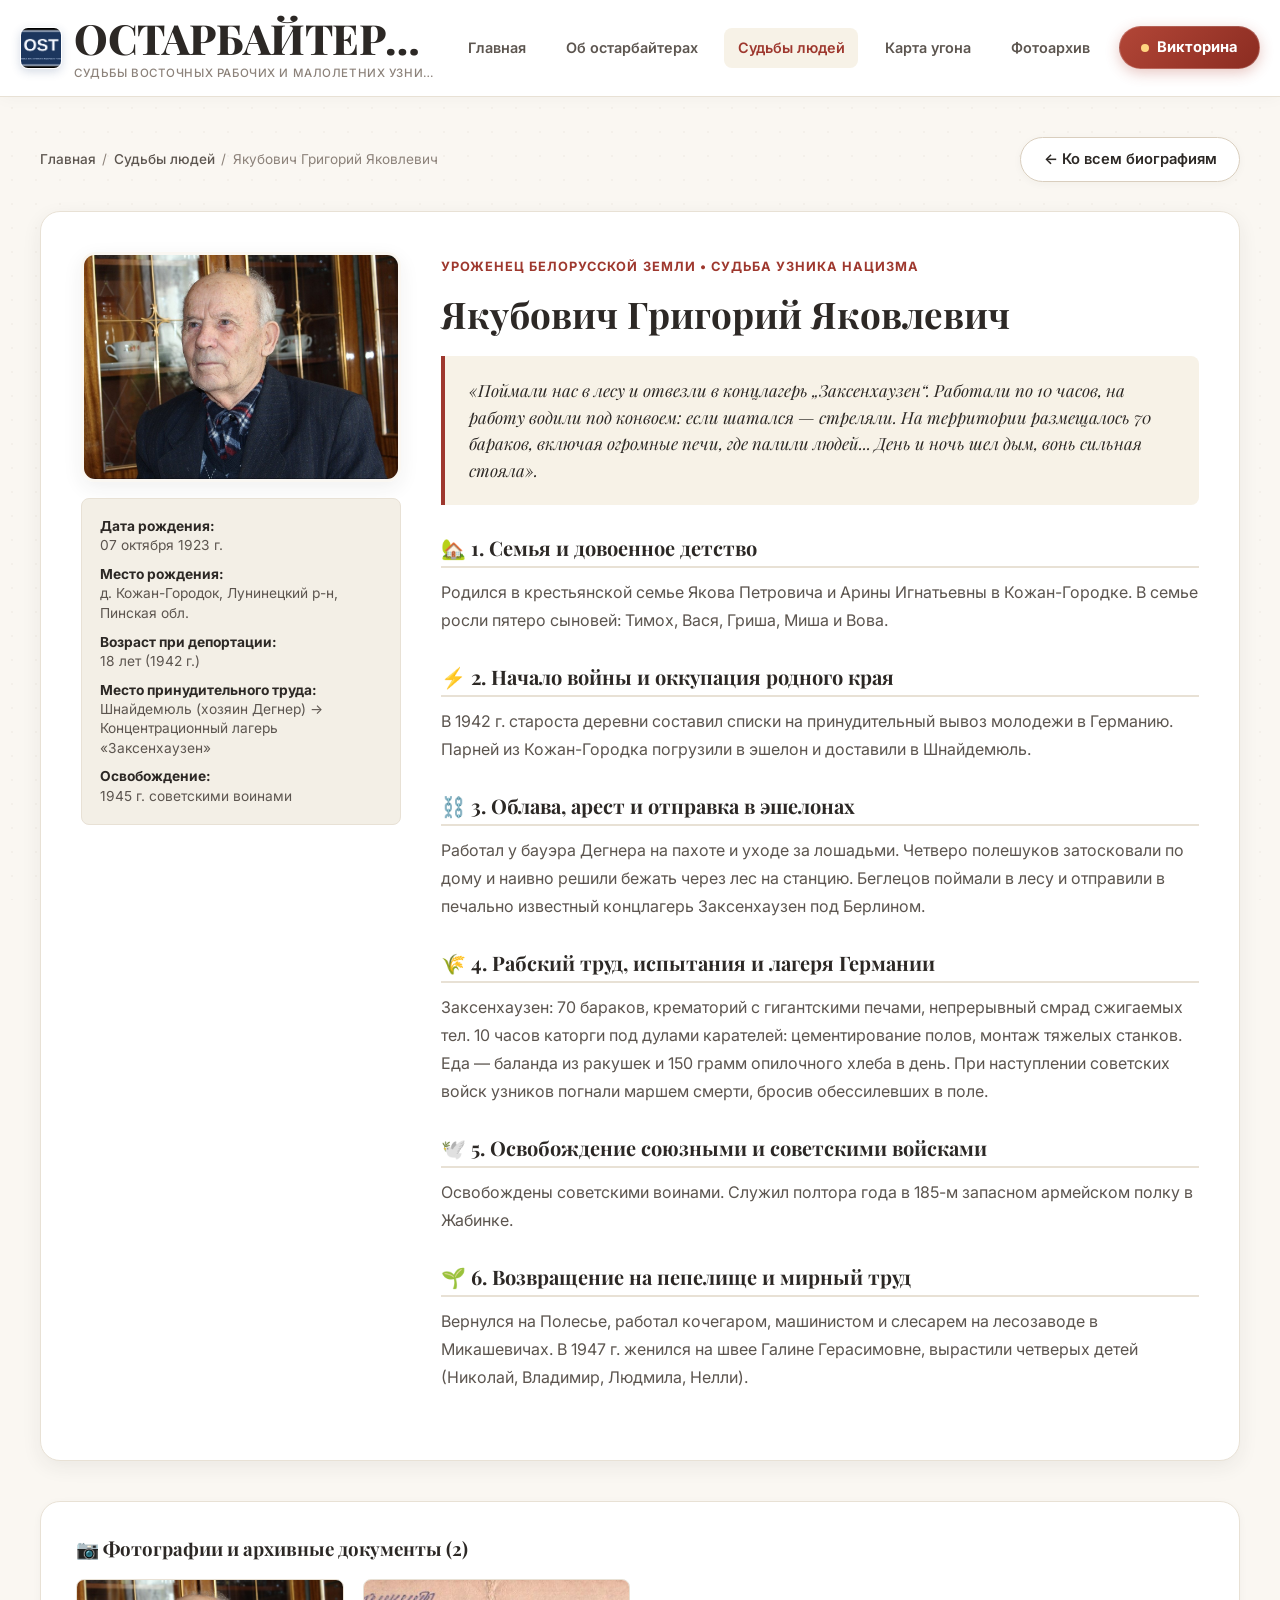
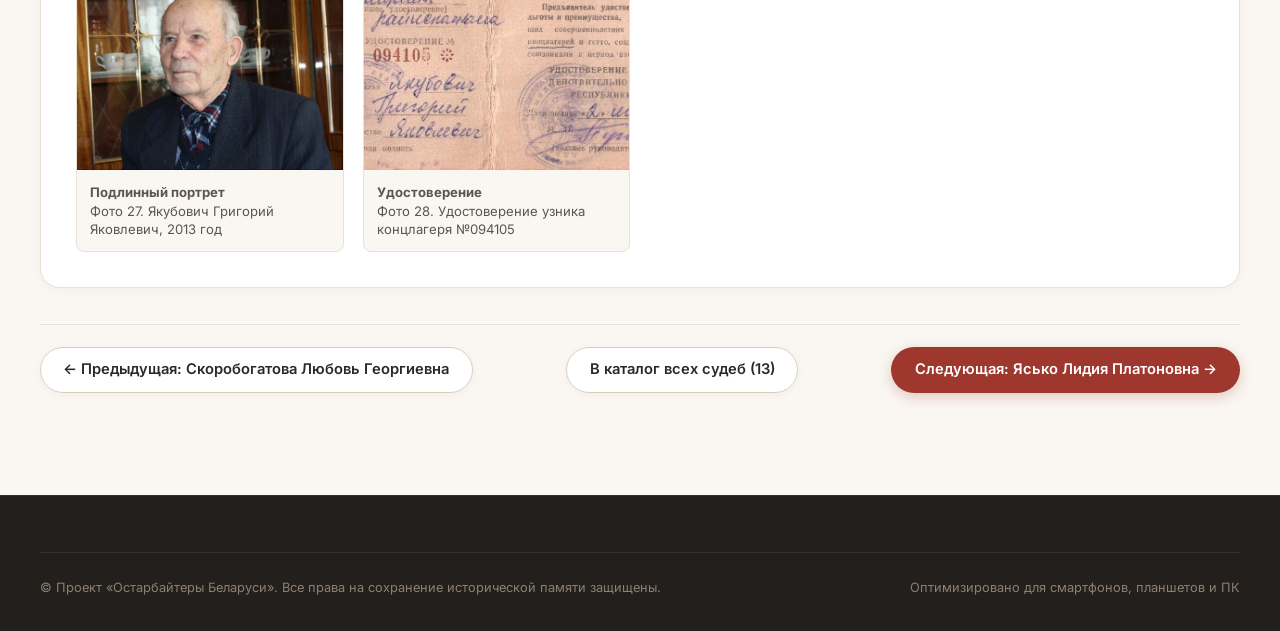
<file: pages/person_yakubovich.html>
<!DOCTYPE html>
<html lang="ru">
<head>
  <meta charset="UTF-8">
  <meta name="viewport" content="width=device-width, initial-scale=1.0">
  <title>Якубович Григорий Яковлевич — Остарбайтеры Беларуси</title>
  <link rel="preconnect" href="https://fonts.googleapis.com">
  <link rel="preconnect" href="https://fonts.gstatic.com" crossorigin>
  <link href="https://fonts.googleapis.com/css2?family=Inter:wght@300;400;500;600;700&family=Playfair+Display:ital,wght@0,600;0,700;0,800;1,400;1,600&display=swap" rel="stylesheet">
  <link rel="stylesheet" href="../css/style.css">
</head>
<body>
  <!-- Header -->
  <header class="site-header">
    <div class="container header-inner">
      <a href="../index.html#home" class="brand-link">
        <img src="../images/ost_badge.png" alt="Знак OST" class="brand-emblem">
        <div class="brand-text">
          <h1>ОСТАРБАЙТЕРЫ БЕЛАРУСИ</h1>
          <p>Судьбы восточных рабочих и малолетних узников</p>
        </div>
      </a>
      <nav class="nav-menu">
        <a href="../index.html#home" class="nav-link">Главная</a>
        <a href="../index.html#history" class="nav-link">Об остарбайтерах</a>
        <a href="../index.html#people" class="nav-link active">Судьбы людей</a>
        <a href="../index.html#map" class="nav-link">Карта угона</a>
        <a href="../index.html#archive" class="nav-link">Фотоархив</a>
      </nav>
      <div class="nav-actions">
        <a href="quiz.html" class="btn btn-quiz-nav">
          <span class="pulse-dot"></span>
          <span>Викторина</span>
        </a>
      </div>
    </div>
  </header>

  <main style="padding: 2.5rem 0 5rem;">
    <div class="container">
      <div class="bio-nav-header">
        <nav class="breadcrumbs">
          <a href="../index.html#home" class="breadcrumb-link">Главная</a>
          <span>/</span>
          <a href="../index.html#people" class="breadcrumb-link">Судьбы людей</a>
          <span>/</span>
          <span>Якубович Григорий Яковлевич</span>
        </nav>
        <a href="../index.html#people" class="btn btn-secondary">
          ← Ко всем биографиям
        </a>
      </div>

      <div class="bio-hero-card">
        <div class="bio-portrait-wrapper">
          <img src="../images/photo_27_yakubovich_2013.jpg" alt="Якубович Григорий Яковлевич" class="bio-main-img">
          <div class="bio-quick-facts">
            <div class="fact-row">
              <span class="fact-label">Дата рождения:</span>
              <span class="fact-val">07 октября 1923 г.</span>
            </div>
            <div class="fact-row">
              <span class="fact-label">Место рождения:</span>
              <span class="fact-val">д. Кожан-Городок, Лунинецкий р-н, Пинская обл.</span>
            </div>
            <div class="fact-row">
              <span class="fact-label">Возраст при депортации:</span>
              <span class="fact-val">18 лет (1942 г.)</span>
            </div>
            <div class="fact-row">
              <span class="fact-label">Место принудительного труда:</span>
              <span class="fact-val">Шнайдемюль (хозяин Дегнер) → Концентрационный лагерь «Заксенхаузен»</span>
            </div>
            <div class="fact-row">
              <span class="fact-label">Освобождение:</span>
              <span class="fact-val">1945 г. советскими воинами</span>
            </div>
          </div>
        </div>

        <div class="bio-content">
          <span class="bio-chapter-tag">Уроженец белорусской земли • Судьба узника нацизма</span>
          <h2 class="bio-name">Якубович Григорий Яковлевич</h2>
          
          <div class="bio-quote-box">
            «Поймали нас в лесу и отвезли в концлагерь „Заксенхаузен“. Работали по 10 часов, на работу водили под конвоем: если шатался — стреляли. На территории размещалось 70 бараков, включая огромные печи, где палили людей... День и ночь шел дым, вонь сильная стояла».
          </div>

          <section class="story-section">
            <h3>🏡 1. Семья и довоенное детство</h3>
            <p>Родился в крестьянской семье Якова Петровича и Арины Игнатьевны в Кожан-Городке. В семье росли пятеро сыновей: Тимох, Вася, Гриша, Миша и Вова.</p>
          </section>

          <section class="story-section">
            <h3>⚡ 2. Начало войны и оккупация родного края</h3>
            <p>В 1942 г. староста деревни составил списки на принудительный вывоз молодежи в Германию. Парней из Кожан-Городка погрузили в эшелон и доставили в Шнайдемюль.</p>
          </section>

          <section class="story-section">
            <h3>⛓️ 3. Облава, арест и отправка в эшелонах</h3>
            <p>Работал у бауэра Дегнера на пахоте и уходе за лошадьми. Четверо полешуков затосковали по дому и наивно решили бежать через лес на станцию. Беглецов поймали в лесу и отправили в печально известный концлагерь Заксенхаузен под Берлином.</p>
          </section>

          <section class="story-section">
            <h3>🌾 4. Рабский труд, испытания и лагеря Германии</h3>
            <p>Заксенхаузен: 70 бараков, крематорий с гигантскими печами, непрерывный смрад сжигаемых тел. 10 часов каторги под дулами карателей: цементирование полов, монтаж тяжелых станков. Еда — баланда из ракушек и 150 грамм опилочного хлеба в день. При наступлении советских войск узников погнали маршем смерти, бросив обессилевших в поле.</p>
          </section>

          <section class="story-section">
            <h3>🕊️ 5. Освобождение союзными и советскими войсками</h3>
            <p>Освобождены советскими воинами. Служил полтора года в 185-м запасном армейском полку в Жабинке.</p>
          </section>

          <section class="story-section">
            <h3>🌱 6. Возвращение на пепелище и мирный труд</h3>
            <p>Вернулся на Полесье, работал кочегаром, машинистом и слесарем на лесозаводе в Микашевичах. В 1947 г. женился на швее Галине Герасимовне, вырастили четверых детей (Николай, Владимир, Людмила, Нелли).</p>
          </section>
        </div>
      </div>

      <!-- Gallery -->
      <div class="bio-gallery-section">
        <h3>📷 Фотографии и архивные документы (2)</h3>
        <div class="bio-gallery-grid">
          
        <div class="gallery-thumb-card">
          <img src="../images/photo_27_yakubovich_2013.jpg" alt="Фото 27. Якубович Григорий Яковлевич, 2013 год" class="gallery-thumb-img">
          <div class="gallery-thumb-caption">
            <strong>Подлинный портрет</strong><br>Фото 27. Якубович Григорий Яковлевич, 2013 год
          </div>
        </div>
        
        <div class="gallery-thumb-card">
          <img src="../images/photo_28_yakubovich_cert_1996.jpg" alt="Фото 28. Удостоверение узника концлагеря №094105" class="gallery-thumb-img">
          <div class="gallery-thumb-caption">
            <strong>Удостоверение</strong><br>Фото 28. Удостоверение узника концлагеря №094105
          </div>
        </div>
        
        </div>
      </div>

      <!-- Pagination -->
      <div class="person-pagination">
        <a href="person_skorobogatova.html" class="btn btn-secondary">← Предыдущая: Скоробогатова Любовь Георгиевна</a>
        <a href="../index.html#people" class="btn btn-secondary">В каталог всех судеб (13)</a>
        <a href="person_yasko.html" class="btn btn-primary">Следующая: Ясько Лидия Платоновна →</a>
      </div>
    </div>
  </main>

  <footer class="site-footer">
    <div class="container">
      <div class="footer-bottom">
        <div>© Проект «Остарбайтеры Беларуси». Все права на сохранение исторической памяти защищены.</div>
        <div>Оптимизировано для смартфонов, планшетов и ПК</div>
      </div>
    </div>
  </footer>
</body>
</html>
</file>
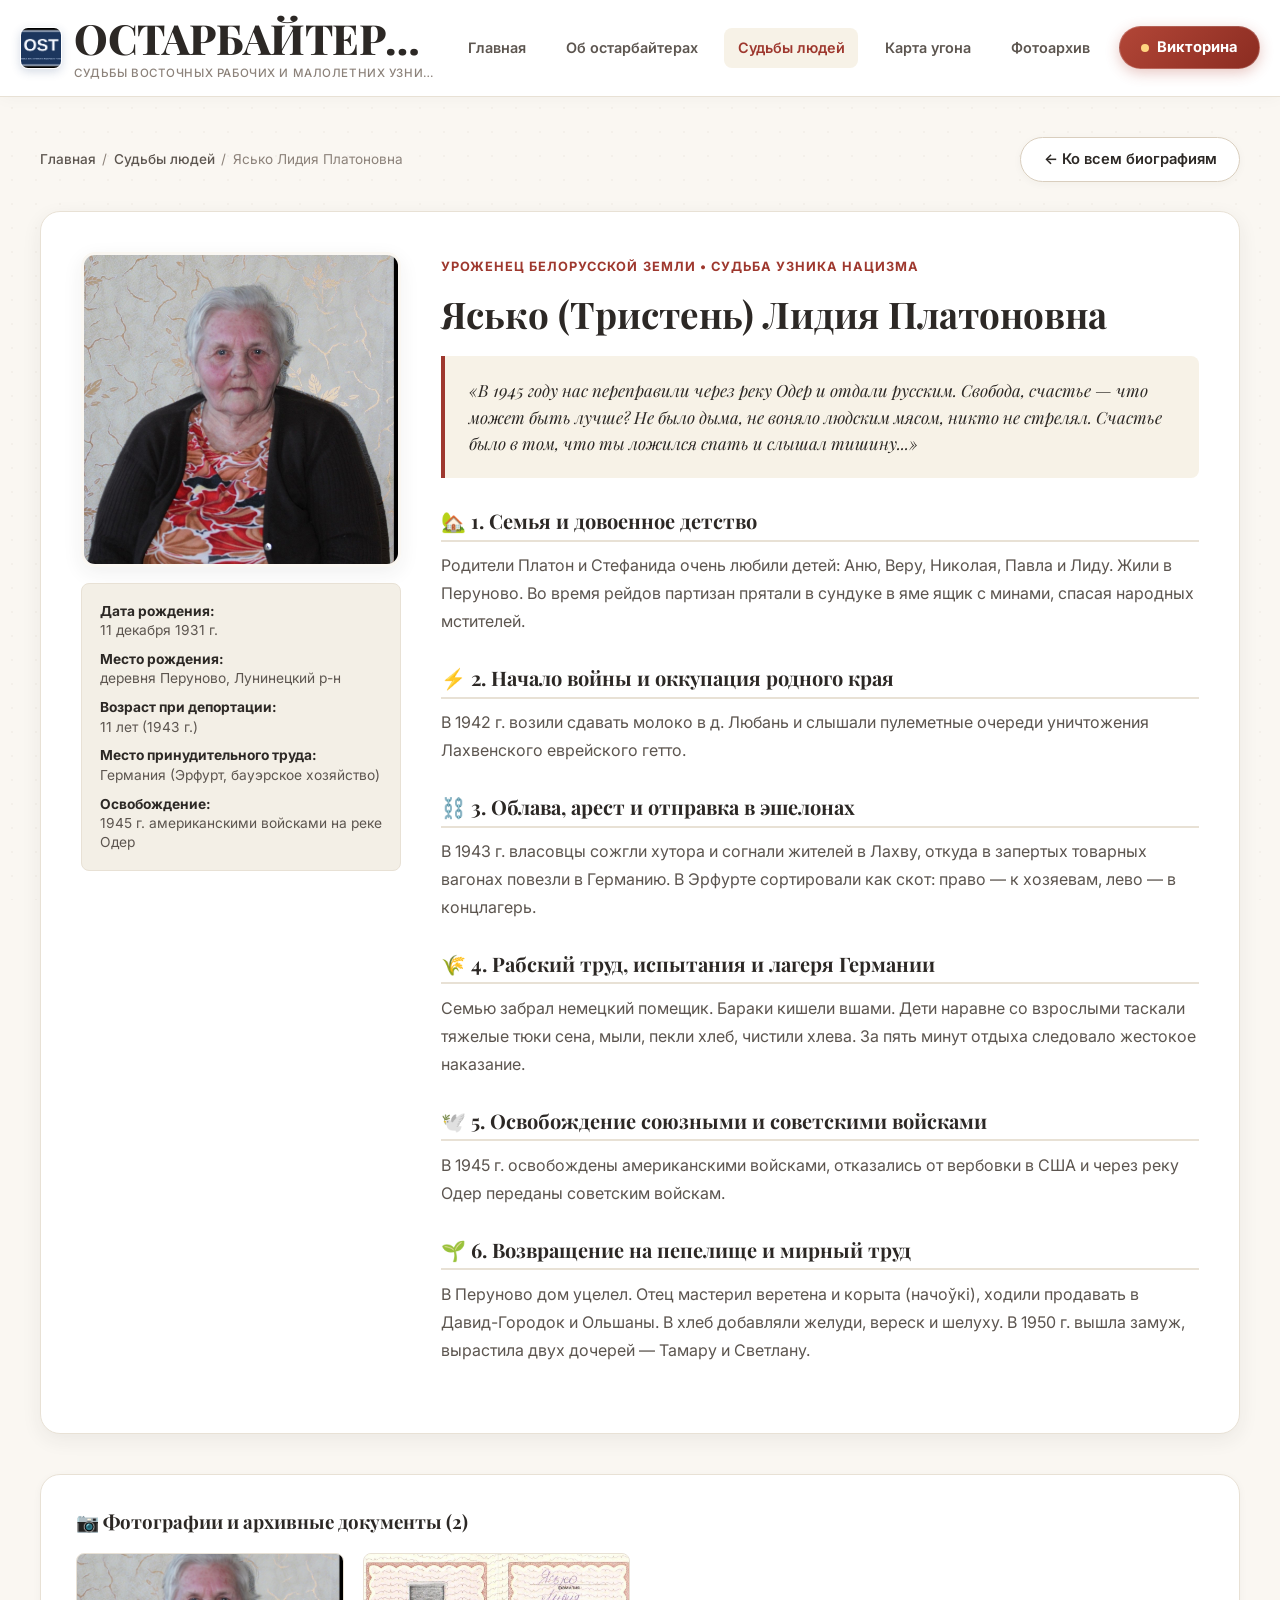
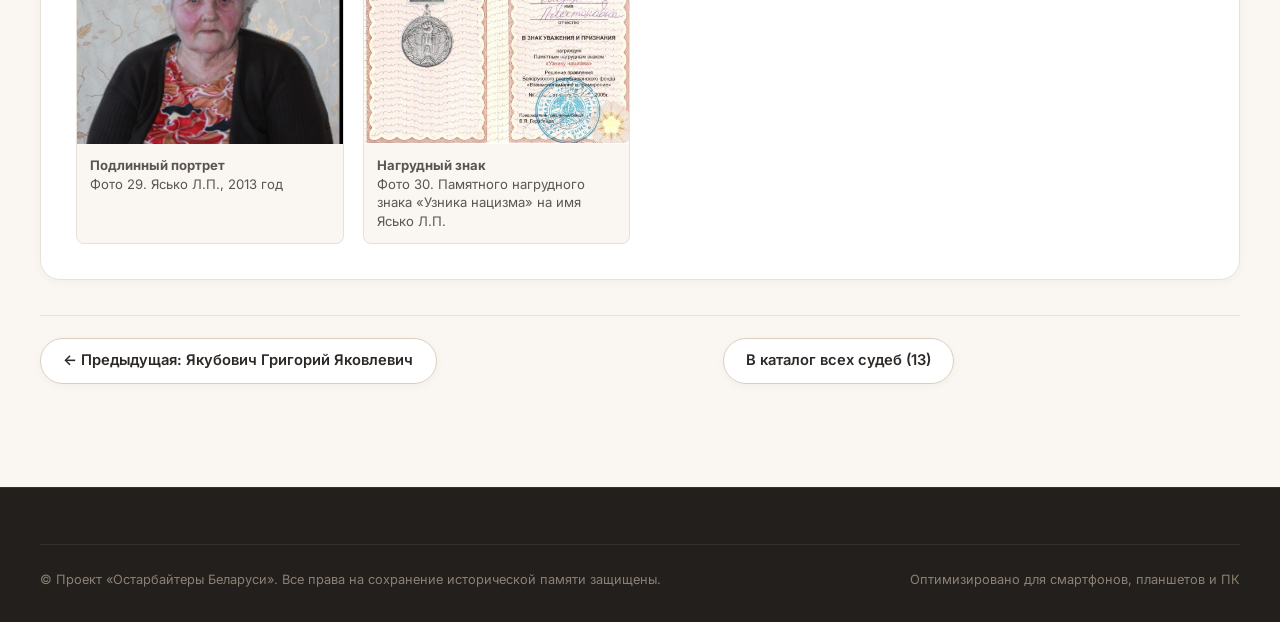
<file: pages/person_yasko.html>
<!DOCTYPE html>
<html lang="ru">
<head>
  <meta charset="UTF-8">
  <meta name="viewport" content="width=device-width, initial-scale=1.0">
  <title>Ясько (Тристень) Лидия Платоновна — Остарбайтеры Беларуси</title>
  <link rel="preconnect" href="https://fonts.googleapis.com">
  <link rel="preconnect" href="https://fonts.gstatic.com" crossorigin>
  <link href="https://fonts.googleapis.com/css2?family=Inter:wght@300;400;500;600;700&family=Playfair+Display:ital,wght@0,600;0,700;0,800;1,400;1,600&display=swap" rel="stylesheet">
  <link rel="stylesheet" href="../css/style.css">
</head>
<body>
  <!-- Header -->
  <header class="site-header">
    <div class="container header-inner">
      <a href="../index.html#home" class="brand-link">
        <img src="../images/ost_badge.png" alt="Знак OST" class="brand-emblem">
        <div class="brand-text">
          <h1>ОСТАРБАЙТЕРЫ БЕЛАРУСИ</h1>
          <p>Судьбы восточных рабочих и малолетних узников</p>
        </div>
      </a>
      <nav class="nav-menu">
        <a href="../index.html#home" class="nav-link">Главная</a>
        <a href="../index.html#history" class="nav-link">Об остарбайтерах</a>
        <a href="../index.html#people" class="nav-link active">Судьбы людей</a>
        <a href="../index.html#map" class="nav-link">Карта угона</a>
        <a href="../index.html#archive" class="nav-link">Фотоархив</a>
      </nav>
      <div class="nav-actions">
        <a href="quiz.html" class="btn btn-quiz-nav">
          <span class="pulse-dot"></span>
          <span>Викторина</span>
        </a>
      </div>
    </div>
  </header>

  <main style="padding: 2.5rem 0 5rem;">
    <div class="container">
      <div class="bio-nav-header">
        <nav class="breadcrumbs">
          <a href="../index.html#home" class="breadcrumb-link">Главная</a>
          <span>/</span>
          <a href="../index.html#people" class="breadcrumb-link">Судьбы людей</a>
          <span>/</span>
          <span>Ясько Лидия Платоновна</span>
        </nav>
        <a href="../index.html#people" class="btn btn-secondary">
          ← Ко всем биографиям
        </a>
      </div>

      <div class="bio-hero-card">
        <div class="bio-portrait-wrapper">
          <img src="../images/photo_29_yasko_2013.jpg" alt="Ясько (Тристень) Лидия Платоновна" class="bio-main-img">
          <div class="bio-quick-facts">
            <div class="fact-row">
              <span class="fact-label">Дата рождения:</span>
              <span class="fact-val">11 декабря 1931 г.</span>
            </div>
            <div class="fact-row">
              <span class="fact-label">Место рождения:</span>
              <span class="fact-val">деревня Перуново, Лунинецкий р-н</span>
            </div>
            <div class="fact-row">
              <span class="fact-label">Возраст при депортации:</span>
              <span class="fact-val">11 лет (1943 г.)</span>
            </div>
            <div class="fact-row">
              <span class="fact-label">Место принудительного труда:</span>
              <span class="fact-val">Германия (Эрфурт, бауэрское хозяйство)</span>
            </div>
            <div class="fact-row">
              <span class="fact-label">Освобождение:</span>
              <span class="fact-val">1945 г. американскими войсками на реке Одер</span>
            </div>
          </div>
        </div>

        <div class="bio-content">
          <span class="bio-chapter-tag">Уроженец белорусской земли • Судьба узника нацизма</span>
          <h2 class="bio-name">Ясько (Тристень) Лидия Платоновна</h2>
          
          <div class="bio-quote-box">
            «В 1945 году нас переправили через реку Одер и отдали русским. Свобода, счастье — что может быть лучше? Не было дыма, не воняло людским мясом, никто не стрелял. Счастье было в том, что ты ложился спать и слышал тишину...»
          </div>

          <section class="story-section">
            <h3>🏡 1. Семья и довоенное детство</h3>
            <p>Родители Платон и Стефанида очень любили детей: Аню, Веру, Николая, Павла и Лиду. Жили в Перуново. Во время рейдов партизан прятали в сундуке в яме ящик с минами, спасая народных мстителей.</p>
          </section>

          <section class="story-section">
            <h3>⚡ 2. Начало войны и оккупация родного края</h3>
            <p>В 1942 г. возили сдавать молоко в д. Любань и слышали пулеметные очереди уничтожения Лахвенского еврейского гетто.</p>
          </section>

          <section class="story-section">
            <h3>⛓️ 3. Облава, арест и отправка в эшелонах</h3>
            <p>В 1943 г. власовцы сожгли хутора и согнали жителей в Лахву, откуда в запертых товарных вагонах повезли в Германию. В Эрфурте сортировали как скот: право — к хозяевам, лево — в концлагерь.</p>
          </section>

          <section class="story-section">
            <h3>🌾 4. Рабский труд, испытания и лагеря Германии</h3>
            <p>Семью забрал немецкий помещик. Бараки кишели вшами. Дети наравне со взрослыми таскали тяжелые тюки сена, мыли, пекли хлеб, чистили хлева. За пять минут отдыха следовало жестокое наказание.</p>
          </section>

          <section class="story-section">
            <h3>🕊️ 5. Освобождение союзными и советскими войсками</h3>
            <p>В 1945 г. освобождены американскими войсками, отказались от вербовки в США и через реку Одер переданы советским войскам.</p>
          </section>

          <section class="story-section">
            <h3>🌱 6. Возвращение на пепелище и мирный труд</h3>
            <p>В Перуново дом уцелел. Отец мастерил веретена и корыта (начоўкі), ходили продавать в Давид-Городок и Ольшаны. В хлеб добавляли желуди, вереск и шелуху. В 1950 г. вышла замуж, вырастила двух дочерей — Тамару и Светлану.</p>
          </section>
        </div>
      </div>

      <!-- Gallery -->
      <div class="bio-gallery-section">
        <h3>📷 Фотографии и архивные документы (2)</h3>
        <div class="bio-gallery-grid">
          
        <div class="gallery-thumb-card">
          <img src="../images/photo_29_yasko_2013.jpg" alt="Фото 29. Ясько Л.П., 2013 год" class="gallery-thumb-img">
          <div class="gallery-thumb-caption">
            <strong>Подлинный портрет</strong><br>Фото 29. Ясько Л.П., 2013 год
          </div>
        </div>
        
        <div class="gallery-thumb-card">
          <img src="../images/photo_30_yasko_cert_2005.jpg" alt="Фото 30. Памятного нагрудного знака «Узника нацизма» на имя Ясько Л.П." class="gallery-thumb-img">
          <div class="gallery-thumb-caption">
            <strong>Нагрудный знак</strong><br>Фото 30. Памятного нагрудного знака «Узника нацизма» на имя Ясько Л.П.
          </div>
        </div>
        
        </div>
      </div>

      <!-- Pagination -->
      <div class="person-pagination">
        <a href="person_yakubovich.html" class="btn btn-secondary">← Предыдущая: Якубович Григорий Яковлевич</a>
        <a href="../index.html#people" class="btn btn-secondary">В каталог всех судеб (13)</a>
        <div></div>
      </div>
    </div>
  </main>

  <footer class="site-footer">
    <div class="container">
      <div class="footer-bottom">
        <div>© Проект «Остарбайтеры Беларуси». Все права на сохранение исторической памяти защищены.</div>
        <div>Оптимизировано для смартфонов, планшетов и ПК</div>
      </div>
    </div>
  </footer>
</body>
</html>
</file>
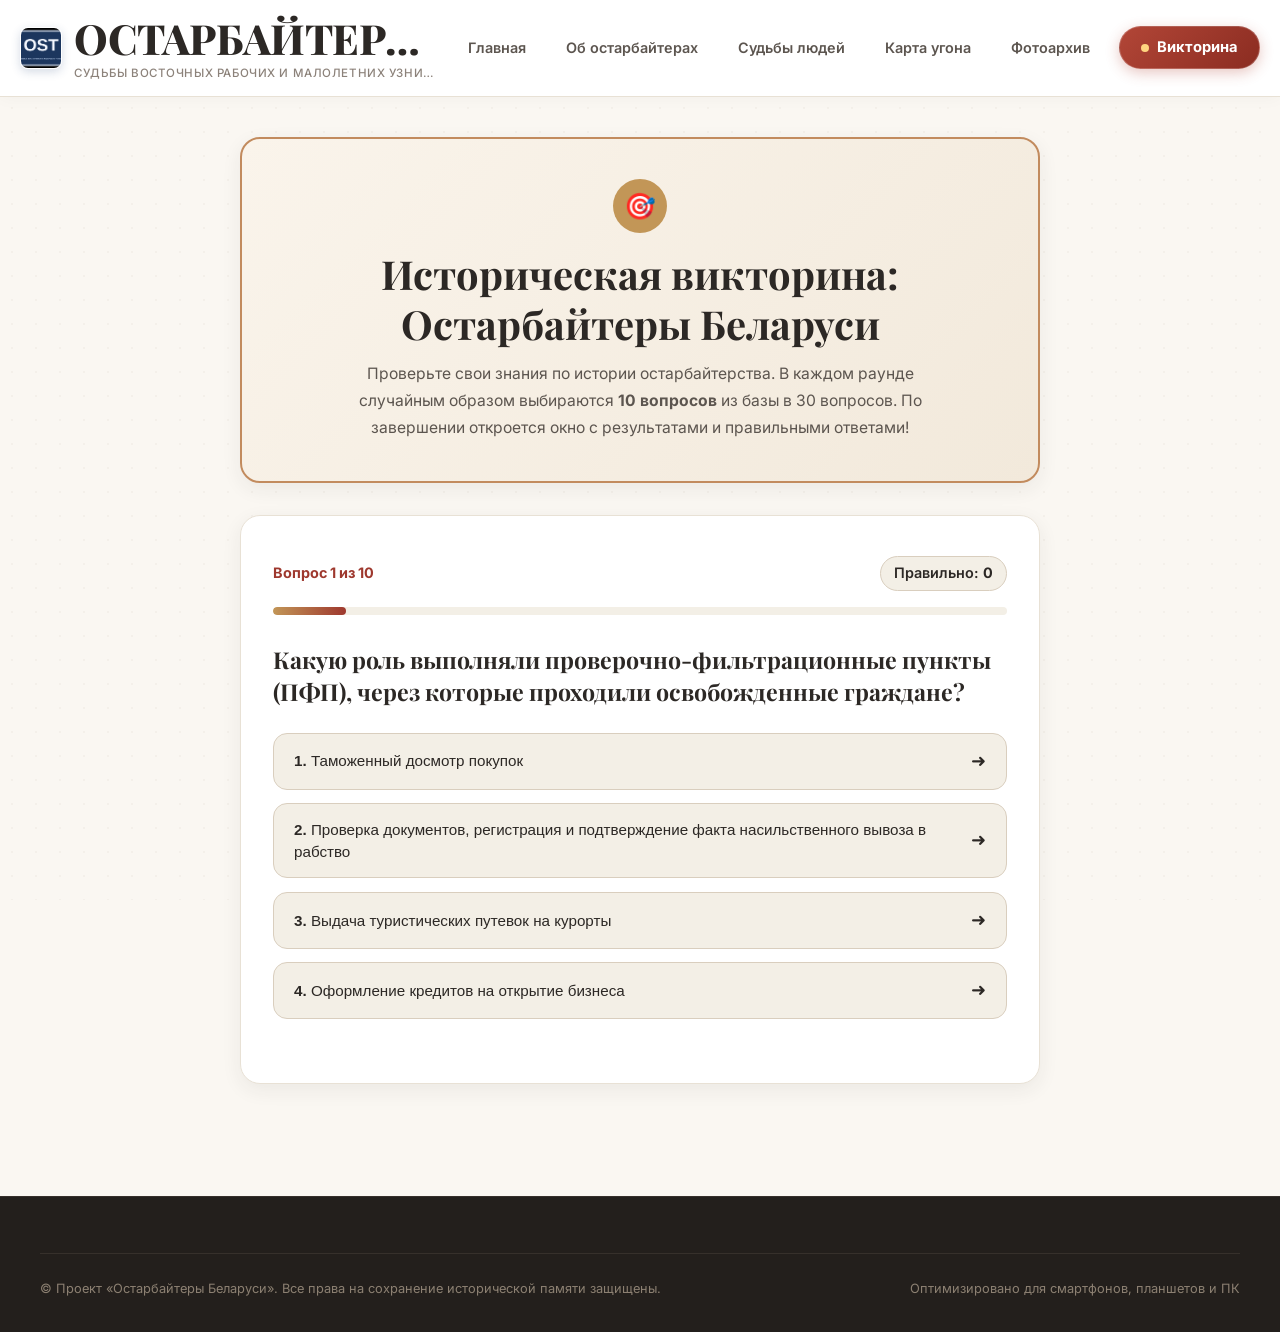
<file: pages/quiz.html>
<!DOCTYPE html>
<html lang="ru">
<head>
  <meta charset="UTF-8">
  <meta name="viewport" content="width=device-width, initial-scale=1.0">
  <title>Викторина: Остарбайтеры Беларуси</title>
  <link rel="preconnect" href="https://fonts.googleapis.com">
  <link rel="preconnect" href="https://fonts.gstatic.com" crossorigin>
  <link href="https://fonts.googleapis.com/css2?family=Inter:wght@300;400;500;600;700&family=Playfair+Display:ital,wght@0,600;0,700;0,800;1,400;1,600&display=swap" rel="stylesheet">
  <link rel="stylesheet" href="../css/style.css">
</head>
<body>
  <header class="site-header">
    <div class="container header-inner">
      <a href="../index.html#home" class="brand-link">
        <img src="../images/ost_badge.png" alt="Знак OST" class="brand-emblem">
        <div class="brand-text">
          <h1>ОСТАРБАЙТЕРЫ БЕЛАРУСИ</h1>
          <p>Судьбы восточных рабочих и малолетних узников</p>
        </div>
      </a>
      <nav class="nav-menu">
        <a href="../index.html#home" class="nav-link">Главная</a>
        <a href="../index.html#history" class="nav-link">Об остарбайтерах</a>
        <a href="../index.html#people" class="nav-link">Судьбы людей</a>
        <a href="../index.html#map" class="nav-link">Карта угона</a>
        <a href="../index.html#archive" class="nav-link">Фотоархив</a>
      </nav>
      <div class="nav-actions">
        <a href="quiz.html" class="btn btn-quiz-nav">
          <span class="pulse-dot"></span>
          <span>Викторина</span>
        </a>
      </div>
    </div>
  </header>

  <main style="padding: 2.5rem 0 5rem;">
    <div class="container quiz-container">
      <div class="quiz-hero-card" style="margin-bottom: 2rem; padding: 2.5rem 1.5rem; text-align: center;">
        <div class="quiz-badge-big">🎯</div>
        <h2>Историческая викторина: Остарбайтеры Беларуси</h2>
        <p style="color: var(--text-secondary); max-width: 620px; margin: 0 auto; font-size: 0.98rem;">
          Проверьте свои знания по истории остарбайтерства. В каждом раунде случайным образом выбираются <strong>10 вопросов</strong> из базы в 30 вопросов. По завершении откроется окно с результатами и правильными ответами!
        </p>
      </div>

      <div id="quizDynamicContent">
        <!-- Populated by JS -->
      </div>
    </div>
  </main>

  <footer class="site-footer">
    <div class="container">
      <div class="footer-bottom">
        <div>© Проект «Остарбайтеры Беларуси». Все права на сохранение исторической памяти защищены.</div>
        <div>Оптимизировано для смартфонов, планшетов и ПК</div>
      </div>
    </div>
  </footer>

  <script src="../js/app.js"></script>
</body>
</html>
</file>
<file: css/style.css>
/* ==========================================================================
   ОСТАРБАЙТЕРЫ БЕЛАРУСИ — СТИЛИ САЙТА
   Теплая, мягкая и уважительная эстетика памяти
   ПОЛНАЯ АДАПТАЦИЯ ДЛЯ СМАРТФОНОВ, ПЛАНШЕТОВ И ПК
   ========================================================================== */

:root {
  --bg-primary: #FAF7F2;
  --bg-secondary: #F3EFE6;
  --bg-card: #FFFFFF;
  --bg-card-hover: #FCFAF6;
  --bg-card-accent: #F7F2E7;
  
  --text-primary: #2C2825;
  --text-secondary: #5C554F;
  --text-muted: #8C827A;
  --text-accent: #96382D;
  
  --border-light: #E8E1D5;
  --border-medium: #D9CEBE;
  --border-accent: #C28B5E;
  
  --accent-red: #9E382E;
  --accent-red-hover: #7E2B23;
  --accent-gold: #C29657;
  --accent-gold-soft: #EFE4D0;
  --accent-blue: #2B4C7E;
  --accent-blue-soft: #E6EDF7;
  --accent-green: #3D6A4E;
  --accent-green-soft: #E5EFE8;

  --shadow-sm: 0 2px 8px rgba(44, 40, 37, 0.04);
  --shadow-md: 0 6px 20px rgba(44, 40, 37, 0.07);
  --shadow-lg: 0 12px 35px rgba(44, 40, 37, 0.11);
  --shadow-warm: 0 8px 30px rgba(158, 56, 46, 0.08);

  --font-serif: 'Playfair Display', 'Merriweather', 'Georgia', serif;
  --font-sans: 'Inter', -apple-system, BlinkMacSystemFont, 'Segoe UI', Roboto, Helvetica, Arial, sans-serif;

  --radius-sm: 8px;
  --radius-md: 14px;
  --radius-lg: 20px;
  --radius-full: 9999px;

  --transition-fast: 0.2s ease;
  --transition-normal: 0.35s cubic-bezier(0.4, 0, 0.2, 1);
  --transition-slow: 0.5s cubic-bezier(0.4, 0, 0.2, 1);
}

*, *::before, *::after {
  box-sizing: border-box;
  margin: 0;
  padding: 0;
  overflow-wrap: break-word;
  word-break: break-word;
}

html {
  scroll-behavior: smooth;
  font-size: 16px;
  -webkit-text-size-adjust: 100%;
  max-width: 100vw;
  overflow-x: hidden;
}

body {
  background-color: var(--bg-primary);
  color: var(--text-primary);
  font-family: var(--font-sans);
  line-height: 1.7;
  overflow-x: hidden;
  max-width: 100vw;
  min-height: 100vh;
  display: flex;
  flex-direction: column;
}

/* Subtle paper texture overlay */
body::before {
  content: "";
  position: fixed;
  top: 0;
  left: 0;
  right: 0;
  bottom: 0;
  background-image: radial-gradient(#d3c9b8 0.75px, transparent 0.75px);
  background-size: 24px 24px;
  opacity: 0.15;
  pointer-events: none;
  z-index: 0;
}

/* Typography */
h1, h2, h3, h4, h5, h6 {
  font-family: var(--font-serif);
  color: var(--text-primary);
  line-height: 1.25;
  font-weight: 700;
  overflow-wrap: break-word;
  word-break: break-word;
}

p {
  margin-bottom: 1.15rem;
  overflow-wrap: break-word;
}

p:last-child {
  margin-bottom: 0;
}

a {
  color: var(--accent-red);
  text-decoration: none;
  transition: color var(--transition-fast);
}

a:hover {
  color: var(--accent-red-hover);
}

img {
  max-width: 100%;
  height: auto;
  display: block;
}

.container {
  width: 100%;
  max-width: 1240px;
  margin: 0 auto;
  padding: 0 1.25rem;
  position: relative;
  z-index: 1;
}

/* ==========================================================================
   BUTTONS (Full Mobile Fix: No word cut-off, responsive text wrapping)
   ========================================================================== */

.btn {
  display: inline-flex;
  align-items: center;
  justify-content: center;
  gap: 0.5rem;
  padding: 0.75rem 1.4rem;
  font-family: var(--font-sans);
  font-size: 0.92rem;
  font-weight: 600;
  border-radius: var(--radius-full);
  cursor: pointer;
  transition: all var(--transition-fast);
  border: 1px solid transparent;
  text-decoration: none;
  white-space: normal; /* Fixed: was nowrap */
  word-break: normal;
  overflow-wrap: normal;
  text-align: center;
  line-height: 1.35;
  max-width: 100%;
  user-select: none;
}

.btn-primary {
  background-color: var(--accent-red);
  color: #FFFFFF;
  box-shadow: 0 4px 14px rgba(158, 56, 46, 0.25);
}

.btn-primary:hover {
  background-color: var(--accent-red-hover);
  color: #FFFFFF;
  transform: translateY(-2px);
  box-shadow: 0 6px 20px rgba(158, 56, 46, 0.35);
}

.btn-secondary {
  background-color: var(--bg-card);
  color: var(--text-primary);
  border-color: var(--border-medium);
  box-shadow: var(--shadow-sm);
}

.btn-secondary:hover {
  background-color: var(--bg-card-accent);
  border-color: var(--border-accent);
  color: var(--accent-red);
  transform: translateY(-2px);
}

.btn-quiz-nav {
  background: linear-gradient(135deg, #B24637, #8B2C21);
  color: #FFFFFF !important;
  font-weight: 700;
  padding: 0.65rem 1.3rem;
  border-radius: var(--radius-full);
  box-shadow: 0 4px 14px rgba(178, 70, 55, 0.3);
  display: inline-flex;
  align-items: center;
  gap: 0.5rem;
  border: 1px solid rgba(255, 255, 255, 0.2);
  white-space: normal;
  text-align: center;
}

.btn-quiz-nav:hover {
  transform: translateY(-2px) scale(1.02);
  box-shadow: 0 6px 20px rgba(178, 70, 55, 0.45);
  background: linear-gradient(135deg, #C25040, #9B3125);
}

.btn-quiz-nav .pulse-dot {
  width: 8px;
  height: 8px;
  background-color: #FFD580;
  border-radius: 50%;
  display: inline-block;
  flex-shrink: 0;
  animation: pulse 1.8s infinite;
}

@keyframes pulse {
  0% { transform: scale(0.9); opacity: 0.7; }
  50% { transform: scale(1.3); opacity: 1; box-shadow: 0 0 8px #FFD580; }
  100% { transform: scale(0.9); opacity: 0.7; }
}

/* ==========================================================================
   HEADER & NAVBAR
   ========================================================================== */

.top-bar {
  background-color: #262220;
  color: #D3C9BD;
  font-size: 0.82rem;
  padding: 0.45rem 0;
  border-bottom: 1px solid #3A3532;
  position: relative;
  z-index: 100;
}

.top-bar-inner {
  display: flex;
  justify-content: space-between;
  align-items: center;
  gap: 0.8rem;
}

.memorial-quote-strip {
  font-style: italic;
  font-family: var(--font-serif);
}

.memorial-date-tag {
  color: var(--accent-gold);
  font-weight: 600;
  text-align: right;
}

.site-header {
  background: rgba(255, 255, 255, 0.95);
  backdrop-filter: blur(12px);
  -webkit-backdrop-filter: blur(12px);
  border-bottom: 1px solid var(--border-light);
  position: sticky;
  top: 0;
  z-index: 99;
  box-shadow: 0 2px 15px rgba(44, 40, 37, 0.03);
  transition: all var(--transition-fast);
}

.header-inner {
  display: flex;
  align-items: center;
  justify-content: space-between;
  padding: 0.75rem 0;
  gap: 1rem;
}

.brand-link {
  display: flex;
  align-items: center;
  gap: 0.75rem;
  text-decoration: none;
  color: var(--text-primary);
  min-width: 0;
}

.brand-emblem {
  width: 42px;
  height: 42px;
  border-radius: 8px;
  box-shadow: 0 3px 10px rgba(43, 76, 126, 0.2);
  object-fit: cover;
  border: 1px solid rgba(255, 255, 255, 0.8);
  flex-shrink: 0;
}

.brand-text {
  min-width: 0;
}

.brand-text h1 {
  font-size: 1.15rem;
  font-weight: 800;
  letter-spacing: -0.01em;
  color: var(--text-primary);
  white-space: nowrap;
  overflow: hidden;
  text-overflow: ellipsis;
}

.brand-text p {
  font-size: 0.72rem;
  color: var(--text-muted);
  text-transform: uppercase;
  letter-spacing: 0.05em;
  font-weight: 500;
  white-space: nowrap;
  overflow: hidden;
  text-overflow: ellipsis;
}

.nav-menu {
  display: flex;
  align-items: center;
  gap: 0.4rem;
  list-style: none;
}

.nav-link {
  padding: 0.5rem 0.85rem;
  font-size: 0.9rem;
  font-weight: 600;
  color: var(--text-secondary);
  border-radius: var(--radius-sm);
  transition: all var(--transition-fast);
  cursor: pointer;
  border: none;
  background: transparent;
  display: inline-flex;
  align-items: center;
}

.nav-link:hover {
  color: var(--accent-red);
  background-color: var(--bg-secondary);
}

.nav-link.active {
  color: var(--accent-red);
  background-color: var(--bg-card-accent);
}

.nav-actions {
  display: flex;
  align-items: center;
  gap: 0.6rem;
  flex-shrink: 0;
}

.mobile-menu-btn {
  display: none;
  background: transparent;
  border: 1px solid var(--border-medium);
  padding: 0.4rem 0.7rem;
  border-radius: var(--radius-sm);
  cursor: pointer;
  font-size: 1.3rem;
  color: var(--text-primary);
  line-height: 1;
}

/* Mobile Drawer */
.mobile-drawer {
  position: fixed;
  top: 0;
  right: -320px;
  width: 290px;
  height: 100vh;
  background-color: var(--bg-card);
  box-shadow: -5px 0 30px rgba(0, 0, 0, 0.15);
  z-index: 1000;
  padding: 1.8rem 1.2rem;
  display: flex;
  flex-direction: column;
  gap: 1.2rem;
  transition: right var(--transition-normal);
  overflow-y: auto;
}

.mobile-drawer.open {
  right: 0;
}

.mobile-drawer-header {
  display: flex;
  justify-content: space-between;
  align-items: center;
  border-bottom: 1px solid var(--border-light);
  padding-bottom: 0.8rem;
}

.close-drawer-btn {
  background: transparent;
  border: none;
  font-size: 1.5rem;
  color: var(--text-secondary);
  cursor: pointer;
  padding: 0.2rem 0.5rem;
}

.mobile-nav-links {
  display: flex;
  flex-direction: column;
  gap: 0.4rem;
}

.mobile-nav-link {
  padding: 0.75rem 0.9rem;
  font-size: 1rem;
  font-weight: 600;
  color: var(--text-primary);
  border-radius: var(--radius-sm);
  border: none;
  background: transparent;
  text-align: left;
  cursor: pointer;
  transition: background-color var(--transition-fast);
}

.mobile-nav-link.active,
.mobile-nav-link:hover {
  background-color: var(--bg-secondary);
  color: var(--accent-red);
}

.drawer-overlay {
  position: fixed;
  top: 0;
  left: 0;
  width: 100vw;
  height: 100vh;
  background: rgba(0, 0, 0, 0.45);
  backdrop-filter: blur(4px);
  z-index: 999;
  display: none;
  opacity: 0;
  transition: opacity var(--transition-fast);
}

.drawer-overlay.active {
  display: block;
  opacity: 1;
}

/* ==========================================================================
   VIEW CONTAINER & ANIMATED PAGE TRANSITIONS
   ========================================================================== */

main#app-root {
  flex: 1;
  position: relative;
  z-index: 2;
  width: 100%;
}

.view-section {
  display: none;
  opacity: 0;
  transform: translateY(12px);
  transition: opacity 0.35s ease, transform 0.35s cubic-bezier(0.16, 1, 0.3, 1);
  padding: 2rem 0 4.5rem;
  width: 100%;
}

.view-section.active-view {
  display: block;
  opacity: 1;
  transform: translateY(0);
}

@keyframes fadeInUp {
  from {
    opacity: 0;
    transform: translateY(16px);
  }
  to {
    opacity: 1;
    transform: translateY(0);
  }
}

.fade-in {
  animation: fadeInUp 0.4s ease forwards;
}

/* ==========================================================================
   HERO SECTION (HOME) — Full Responsive Layout
   ========================================================================== */

.hero-wrapper {
  background: linear-gradient(135deg, #302A26 0%, #211D1B 100%);
  color: #FFFFFF;
  border-radius: var(--radius-lg);
  padding: 3.8rem 3rem;
  position: relative;
  box-shadow: var(--shadow-lg);
  margin-bottom: 3rem;
  width: 100%;
}

.hero-grid {
  display: grid;
  grid-template-columns: 1.25fr 0.9fr;
  gap: 2.5rem;
  align-items: center;
  position: relative;
  z-index: 2;
}

.hero-badge {
  display: inline-flex;
  align-items: center;
  gap: 0.5rem;
  background: rgba(255, 255, 255, 0.1);
  border: 1px solid rgba(255, 255, 255, 0.18);
  padding: 0.35rem 0.9rem;
  border-radius: var(--radius-full);
  font-size: 0.82rem;
  font-weight: 600;
  color: var(--accent-gold);
  margin-bottom: 1.2rem;
  max-width: 100%;
}

.hero-title {
  font-size: clamp(1.6rem, 5vw, 2.9rem);
  font-weight: 800;
  line-height: 1.2;
  color: #FFFFFF;
  margin-bottom: 1rem;
  word-break: break-word;
}

.hero-title span {
  color: #E2B276;
}

.hero-description {
  font-size: 1.05rem;
  color: #D3CAC0;
  line-height: 1.65;
  margin-bottom: 1.8rem;
  word-break: break-word;
}

.hero-actions {
  display: flex;
  flex-wrap: wrap;
  gap: 0.8rem;
  align-items: center;
}

.hero-card-preview {
  background: rgba(255, 255, 255, 0.05);
  border: 1px solid rgba(255, 255, 255, 0.12);
  border-radius: var(--radius-md);
  padding: 1.8rem;
  backdrop-filter: blur(10px);
  text-align: center;
  box-shadow: 0 10px 30px rgba(0, 0, 0, 0.25);
  max-width: 100%;
}

.hero-badge-img {
  width: 190px;
  max-width: 80%;
  margin: 0 auto 1.2rem;
  border-radius: var(--radius-sm);
  box-shadow: 0 6px 20px rgba(0, 0, 0, 0.4);
}

.hero-card-preview h4 {
  color: #FFFFFF;
  font-size: 1.15rem;
  margin-bottom: 0.5rem;
}

.hero-card-preview p {
  color: #C0B5A7;
  font-size: 0.85rem;
  margin-bottom: 1.2rem;
  line-height: 1.5;
}

/* Stats counter grid */
.stats-banner {
  display: grid;
  grid-template-columns: repeat(4, 1fr);
  gap: 1.2rem;
  margin-bottom: 3.5rem;
  width: 100%;
}

.stat-item {
  background-color: var(--bg-card);
  border: 1px solid var(--border-light);
  border-radius: var(--radius-md);
  padding: 1.6rem 1.2rem;
  text-align: center;
  box-shadow: var(--shadow-sm);
  transition: transform var(--transition-fast), box-shadow var(--transition-fast);
}

.stat-item:hover {
  transform: translateY(-3px);
  box-shadow: var(--shadow-md);
}

.stat-number {
  font-family: var(--font-serif);
  font-size: 2.1rem;
  font-weight: 800;
  color: var(--accent-red);
  line-height: 1;
  margin-bottom: 0.4rem;
}

.stat-label {
  font-size: 0.88rem;
  font-weight: 600;
  color: var(--text-secondary);
  line-height: 1.35;
}

.stat-sub {
  font-size: 0.75rem;
  color: var(--text-muted);
  margin-top: 0.25rem;
}

/* Research banner */
.research-banner {
  background-color: var(--bg-card);
  border: 1px solid var(--border-light);
  border-radius: var(--radius-md);
  padding: 2rem;
  margin-bottom: 3.5rem;
  box-shadow: var(--shadow-sm);
  display: flex;
  align-items: center;
  gap: 1.8rem;
  flex-wrap: wrap;
  width: 100%;
}

.research-banner-icon {
  font-size: 2.4rem;
  color: var(--accent-gold);
  flex-shrink: 0;
}

.research-banner-body {
  flex: 1;
  min-width: 240px;
}

.research-banner-body h3 {
  font-size: 1.2rem;
  margin-bottom: 0.4rem;
  color: var(--text-primary);
}

.research-banner-body p {
  font-size: 0.92rem;
  color: var(--text-secondary);
  margin-bottom: 0;
  line-height: 1.6;
}

/* Quiz Callout Banner on Home */
.quiz-teaser-banner {
  background: linear-gradient(135deg, #FAF4EB, #F2E8DA);
  border: 2px dashed var(--border-accent);
  border-radius: var(--radius-lg);
  padding: 2.8rem 1.8rem;
  margin-top: 4rem;
  text-align: center;
  width: 100%;
}

.quiz-teaser-banner h3 {
  font-size: clamp(1.4rem, 4vw, 1.8rem);
  margin-bottom: 0.5rem;
}

.quiz-teaser-banner p {
  color: var(--text-secondary);
  max-width: 600px;
  margin: 0 auto 1.5rem;
  font-size: 0.95rem;
}

/* Section Headers */
.section-header {
  text-align: center;
  max-width: 780px;
  margin: 0 auto 2.5rem;
  padding: 0 0.5rem;
}

.section-tag {
  display: inline-block;
  color: var(--accent-red);
  font-size: 0.82rem;
  font-weight: 700;
  text-transform: uppercase;
  letter-spacing: 0.08em;
  margin-bottom: 0.5rem;
}

.section-title {
  font-size: clamp(1.45rem, 4.5vw, 2.3rem);
  color: var(--text-primary);
  margin-bottom: 0.8rem;
  line-height: 1.25;
}

.section-lead {
  font-size: 1rem;
  color: var(--text-secondary);
  line-height: 1.6;
}

/* ==========================================================================
   CARDS & PEOPLE DIRECTORY
   ========================================================================== */

.people-filter-bar {
  display: flex;
  flex-wrap: wrap;
  justify-content: space-between;
  align-items: center;
  gap: 1rem;
  background-color: var(--bg-card);
  border: 1px solid var(--border-light);
  border-radius: var(--radius-md);
  padding: 0.9rem 1.2rem;
  margin-bottom: 2.2rem;
  box-shadow: var(--shadow-sm);
  width: 100%;
}

.filter-pills {
  display: flex;
  flex-wrap: wrap;
  gap: 0.4rem;
}

.filter-btn {
  background-color: var(--bg-secondary);
  color: var(--text-secondary);
  border: 1px solid transparent;
  padding: 0.4rem 0.9rem;
  border-radius: var(--radius-full);
  font-size: 0.85rem;
  font-weight: 600;
  cursor: pointer;
  transition: all var(--transition-fast);
}

.filter-btn:hover {
  background-color: var(--border-medium);
  color: var(--text-primary);
}

.filter-btn.active {
  background-color: var(--accent-red);
  color: #FFFFFF;
}

.search-input-wrap {
  position: relative;
  min-width: 220px;
  flex: 1;
  max-width: 340px;
}

.search-input {
  width: 100%;
  padding: 0.5rem 1rem 0.5rem 2.2rem;
  border-radius: var(--radius-full);
  border: 1px solid var(--border-medium);
  background-color: var(--bg-primary);
  font-size: 0.88rem;
  color: var(--text-primary);
  outline: none;
  transition: border-color var(--transition-fast);
}

.search-input:focus {
  border-color: var(--accent-red);
  background-color: #FFFFFF;
}

.search-icon {
  position: absolute;
  left: 0.8rem;
  top: 50%;
  transform: translateY(-50%);
  color: var(--text-muted);
  font-size: 0.85rem;
}

.people-grid {
  display: grid;
  grid-template-columns: repeat(auto-fill, minmax(300px, 1fr));
  gap: 1.8rem;
  width: 100%;
}

.person-card {
  background-color: var(--bg-card);
  border: 1px solid var(--border-light);
  border-radius: var(--radius-md);
  overflow: hidden;
  box-shadow: var(--shadow-sm);
  display: flex;
  flex-direction: column;
  transition: transform var(--transition-normal), box-shadow var(--transition-normal);
  position: relative;
  width: 100%;
}

.person-card:hover {
  transform: translateY(-4px);
  box-shadow: var(--shadow-md);
  border-color: var(--border-medium);
}

.person-card-img-wrap {
  position: relative;
  height: 250px;
  overflow: hidden;
  background-color: var(--bg-secondary);
}

.person-card-img {
  width: 100%;
  height: 100%;
  object-fit: cover;
  transition: transform 0.4s ease;
}

.person-card:hover .person-card-img {
  transform: scale(1.03);
}

.person-badge {
  position: absolute;
  top: 0.8rem;
  right: 0.8rem;
  background: rgba(44, 40, 37, 0.88);
  color: #FFFFFF;
  font-size: 0.75rem;
  font-weight: 700;
  padding: 0.25rem 0.75rem;
  border-radius: var(--radius-full);
  backdrop-filter: blur(4px);
  border: 1px solid rgba(255, 255, 255, 0.2);
}

.person-card-body {
  padding: 1.4rem;
  display: flex;
  flex-direction: column;
  flex: 1;
}

.person-card-title {
  font-size: 1.25rem;
  margin-bottom: 0.4rem;
  color: var(--text-primary);
  line-height: 1.3;
}

.person-meta {
  display: flex;
  flex-direction: column;
  gap: 0.25rem;
  margin-bottom: 0.8rem;
  font-size: 0.85rem;
  color: var(--text-secondary);
}

.person-meta-item {
  display: flex;
  align-items: flex-start;
  gap: 0.4rem;
}

.person-quote {
  font-family: var(--font-serif);
  font-style: italic;
  font-size: 0.9rem;
  color: var(--text-secondary);
  border-left: 2px solid var(--accent-gold);
  padding-left: 0.8rem;
  margin: 0.6rem 0 1.2rem;
  line-height: 1.5;
  flex: 1;
}

.person-card-footer {
  border-top: 1px solid var(--border-light);
  padding-top: 0.9rem;
  display: flex;
  justify-content: space-between;
  align-items: center;
  gap: 0.6rem;
  flex-wrap: wrap;
}

.photos-count-tag {
  font-size: 0.8rem;
  color: var(--text-muted);
  font-weight: 600;
}

/* ==========================================================================
   INDIVIDUAL BIOGRAPHY PAGE (VIEW-PERSON)
   ========================================================================== */

.bio-nav-header {
  margin-bottom: 1.8rem;
  display: flex;
  justify-content: space-between;
  align-items: center;
  flex-wrap: wrap;
  gap: 0.8rem;
  width: 100%;
}

.breadcrumbs {
  display: flex;
  align-items: center;
  gap: 0.4rem;
  font-size: 0.85rem;
  color: var(--text-muted);
  flex-wrap: wrap;
}

.breadcrumb-link {
  color: var(--text-secondary);
  cursor: pointer;
  border: none;
  background: transparent;
  font-weight: 500;
}

.breadcrumb-link:hover {
  color: var(--accent-red);
}

.bio-hero-card {
  background-color: var(--bg-card);
  border: 1px solid var(--border-light);
  border-radius: var(--radius-lg);
  padding: 2.5rem;
  box-shadow: var(--shadow-md);
  margin-bottom: 2.5rem;
  display: grid;
  grid-template-columns: 320px 1fr;
  gap: 2.5rem;
  align-items: start;
  width: 100%;
}

.bio-portrait-wrapper {
  position: sticky;
  top: 90px;
  width: 100%;
}

.bio-main-img {
  width: 100%;
  border-radius: var(--radius-md);
  box-shadow: var(--shadow-md);
  border: 3px solid var(--bg-primary);
  margin-bottom: 1rem;
}

.bio-quick-facts {
  background-color: var(--bg-secondary);
  border-radius: var(--radius-sm);
  padding: 1.1rem;
  border: 1px solid var(--border-light);
  width: 100%;
}

.fact-row {
  margin-bottom: 0.6rem;
  font-size: 0.86rem;
  line-height: 1.4;
}

.fact-row:last-child {
  margin-bottom: 0;
}

.fact-label {
  font-weight: 700;
  color: var(--text-primary);
  display: block;
}

.fact-val {
  color: var(--text-secondary);
}

.bio-content {
  min-width: 0;
  width: 100%;
}

.bio-content h2.bio-name {
  font-size: clamp(1.6rem, 5vw, 2.3rem);
  margin-bottom: 0.6rem;
  color: var(--text-primary);
  line-height: 1.25;
}

.bio-chapter-tag {
  display: inline-block;
  font-size: 0.8rem;
  font-weight: 700;
  color: var(--accent-red);
  text-transform: uppercase;
  letter-spacing: 0.08em;
  margin-bottom: 0.8rem;
}

.bio-quote-box {
  background: var(--bg-card-accent);
  border-left: 4px solid var(--accent-red);
  border-radius: 0 var(--radius-sm) var(--radius-sm) 0;
  padding: 1.3rem 1.5rem;
  margin: 1.2rem 0 1.8rem;
  font-family: var(--font-serif);
  font-size: 1.05rem;
  color: var(--text-primary);
  line-height: 1.6;
  font-style: italic;
  position: relative;
  width: 100%;
}

.story-section {
  margin-bottom: 1.8rem;
  width: 100%;
}

.story-section h3 {
  font-size: 1.25rem;
  margin-bottom: 0.6rem;
  color: var(--text-primary);
  border-bottom: 2px solid var(--border-light);
  padding-bottom: 0.35rem;
  line-height: 1.35;
}

.story-section p {
  color: var(--text-secondary);
  font-size: 1rem;
  line-height: 1.75;
  margin-bottom: 0.9rem;
}

/* Bio photo gallery */
.bio-gallery-section {
  background-color: var(--bg-card);
  border: 1px solid var(--border-light);
  border-radius: var(--radius-lg);
  padding: 2.2rem;
  margin-bottom: 2.2rem;
  box-shadow: var(--shadow-sm);
  width: 100%;
}

.bio-gallery-grid {
  display: grid;
  grid-template-columns: repeat(auto-fill, minmax(240px, 1fr));
  gap: 1.2rem;
  margin-top: 1.2rem;
  width: 100%;
}

.gallery-thumb-card {
  background-color: var(--bg-primary);
  border: 1px solid var(--border-light);
  border-radius: var(--radius-sm);
  overflow: hidden;
  cursor: pointer;
  transition: transform var(--transition-fast), box-shadow var(--transition-fast);
  width: 100%;
}

.gallery-thumb-card:hover {
  transform: translateY(-3px);
  box-shadow: var(--shadow-md);
  border-color: var(--border-accent);
}

.gallery-thumb-img {
  width: 100%;
  height: 190px;
  object-fit: cover;
}

.gallery-thumb-caption {
  padding: 0.8rem;
  font-size: 0.82rem;
  color: var(--text-secondary);
  line-height: 1.4;
}

/* Person pagination footer */
.person-pagination {
  display: flex;
  justify-content: space-between;
  align-items: center;
  gap: 0.8rem;
  padding: 1.4rem 0;
  border-top: 1px solid var(--border-light);
  width: 100%;
  flex-wrap: wrap;
}

/* ==========================================================================
   HISTORY PAGE (VIEW-HISTORY)
   ========================================================================== */

.history-article {
  background-color: var(--bg-card);
  border: 1px solid var(--border-light);
  border-radius: var(--radius-lg);
  padding: 2.8rem;
  box-shadow: var(--shadow-md);
  margin-bottom: 2.5rem;
  width: 100%;
}

.history-lead-card {
  background: var(--bg-card-accent);
  border-radius: var(--radius-md);
  padding: 1.6rem;
  border-left: 4px solid var(--accent-gold);
  margin-bottom: 2rem;
  font-size: 1.05rem;
  line-height: 1.7;
  color: var(--text-primary);
}

.history-grid-two {
  display: grid;
  grid-template-columns: 1.1fr 0.9fr;
  gap: 2rem;
  align-items: center;
  margin: 2rem 0;
  width: 100%;
}

.history-doc-box {
  background-color: var(--bg-secondary);
  border: 1px solid var(--border-medium);
  border-radius: var(--radius-md);
  padding: 1.5rem;
  width: 100%;
}

.history-doc-box h4 {
  color: var(--accent-red);
  margin-bottom: 0.6rem;
}

/* ==========================================================================
   QUIZ PAGE (VIEW-QUIZ)
   ========================================================================== */

.quiz-container {
  max-width: 800px;
  margin: 0 auto;
  width: 100%;
}

.quiz-hero-card {
  background: linear-gradient(135deg, #FAF4EB, #F2E9DB);
  border: 2px solid var(--border-accent);
  border-radius: var(--radius-lg);
  padding: 3.5rem 2rem;
  text-align: center;
  box-shadow: var(--shadow-md);
  margin-bottom: 2.2rem;
  width: 100%;
}

.quiz-badge-big {
  width: 54px;
  height: 54px;
  background-color: var(--accent-gold);
  color: #FFFFFF;
  border-radius: 50%;
  display: flex;
  align-items: center;
  justify-content: center;
  font-size: 1.6rem;
  margin: 0 auto 1rem;
}

.quiz-hero-card h2 {
  font-size: clamp(1.8rem, 5vw, 2.5rem);
  margin-bottom: 0.8rem;
}

.quiz-empty-box {
  background: var(--bg-card);
  border: 2px dashed var(--border-medium);
  border-radius: var(--radius-md);
  padding: 2.5rem 1.5rem;
  margin: 1.8rem auto;
  max-width: 540px;
  box-shadow: var(--shadow-sm);
  width: 100%;
}

.quiz-empty-title {
  font-size: clamp(1.6rem, 5vw, 2.2rem);
  font-weight: 700;
  color: var(--accent-red);
  font-family: var(--font-serif);
  margin-bottom: 0.6rem;
}

.quiz-empty-desc {
  color: var(--text-secondary);
  font-size: 0.95rem;
  line-height: 1.6;
  margin-bottom: 0;
}

.quiz-actions-wrap {
  margin-top: 2rem;
  display: flex;
  justify-content: center;
  gap: 0.8rem;
  flex-wrap: wrap;
}

/* ==========================================================================
   MAP VIEW (VIEW-MAP)
   ========================================================================== */

.map-card-wrapper {
  background-color: var(--bg-card);
  border: 1px solid var(--border-light);
  border-radius: var(--radius-lg);
  padding: 2.2rem;
  box-shadow: var(--shadow-md);
  margin-bottom: 2.2rem;
  width: 100%;
}

.map-interactive-preview {
  width: 100%;
  border-radius: var(--radius-md);
  border: 2px solid var(--border-medium);
  margin: 1.2rem 0 1.8rem;
  box-shadow: var(--shadow-sm);
}

.map-routes-grid {
  display: grid;
  grid-template-columns: repeat(auto-fill, minmax(250px, 1fr));
  gap: 1.2rem;
  width: 100%;
}

.route-info-box {
  background-color: var(--bg-primary);
  border: 1px solid var(--border-light);
  border-radius: var(--radius-md);
  padding: 1.2rem;
  width: 100%;
}

.route-info-box h4 {
  color: var(--accent-red);
  margin-bottom: 0.4rem;
  font-size: 1.1rem;
}

.route-info-box p {
  font-size: 0.86rem;
  color: var(--text-secondary);
  line-height: 1.5;
}

/* ==========================================================================
   ARCHIVE VIEW (VIEW-ARCHIVE)
   ========================================================================== */

.archive-filter-tabs {
  display: flex;
  flex-wrap: wrap;
  gap: 0.4rem;
  margin-bottom: 1.8rem;
  justify-content: center;
  width: 100%;
}

.archive-grid {
  display: grid;
  grid-template-columns: repeat(auto-fill, minmax(260px, 1fr));
  gap: 1.5rem;
  width: 100%;
}

.archive-item-card {
  background-color: var(--bg-card);
  border: 1px solid var(--border-light);
  border-radius: var(--radius-md);
  overflow: hidden;
  box-shadow: var(--shadow-sm);
  cursor: pointer;
  transition: transform var(--transition-fast), box-shadow var(--transition-fast);
  display: flex;
  flex-direction: column;
  width: 100%;
}

.archive-item-card:hover {
  transform: translateY(-4px);
  box-shadow: var(--shadow-md);
  border-color: var(--border-accent);
}

.archive-img-wrap {
  height: 200px;
  overflow: hidden;
  background-color: var(--bg-secondary);
}

.archive-img-wrap img {
  width: 100%;
  height: 100%;
  object-fit: cover;
  transition: transform 0.4s ease;
}

.archive-item-card:hover .archive-img-wrap img {
  transform: scale(1.04);
}

.archive-info {
  padding: 1rem;
  display: flex;
  flex-direction: column;
  flex: 1;
}

.archive-tag {
  font-size: 0.72rem;
  font-weight: 700;
  text-transform: uppercase;
  color: var(--accent-red);
  margin-bottom: 0.35rem;
}

.archive-caption {
  font-size: 0.88rem;
  color: var(--text-primary);
  font-weight: 600;
  line-height: 1.4;
  margin-bottom: 0.5rem;
  flex: 1;
}

.archive-person-name {
  font-size: 0.78rem;
  color: var(--text-muted);
}

/* ==========================================================================
   MODAL LIGHTBOX
   ========================================================================== */

.lightbox-modal {
  position: fixed;
  top: 0;
  left: 0;
  width: 100vw;
  height: 100vh;
  background: rgba(22, 19, 17, 0.94);
  backdrop-filter: blur(8px);
  z-index: 2000;
  display: none;
  align-items: center;
  justify-content: center;
  padding: 1rem;
  opacity: 0;
  transition: opacity var(--transition-normal);
}

.lightbox-modal.active {
  display: flex;
  opacity: 1;
}

.lightbox-container {
  max-width: 900px;
  width: 100%;
  background-color: var(--bg-card);
  border-radius: var(--radius-md);
  overflow: hidden;
  box-shadow: 0 20px 60px rgba(0, 0, 0, 0.5);
  position: relative;
  display: flex;
  flex-direction: column;
  max-height: 92vh;
}

.lightbox-close-btn {
  position: absolute;
  top: 0.8rem;
  right: 0.8rem;
  width: 36px;
  height: 36px;
  background: rgba(0, 0, 0, 0.65);
  color: #FFFFFF;
  border-radius: 50%;
  border: none;
  cursor: pointer;
  font-size: 1.3rem;
  display: flex;
  align-items: center;
  justify-content: center;
  z-index: 10;
  transition: background-color var(--transition-fast);
}

.lightbox-close-btn:hover {
  background: var(--accent-red);
}

.lightbox-img-box {
  background-color: #1A1715;
  display: flex;
  align-items: center;
  justify-content: center;
  overflow: hidden;
  max-height: 60vh;
}

.lightbox-img {
  max-width: 100%;
  max-height: 60vh;
  object-fit: contain;
}

.lightbox-caption-box {
  padding: 1.2rem 1.5rem;
  background-color: var(--bg-card);
  border-top: 1px solid var(--border-light);
}

.lightbox-caption-text {
  font-size: 0.95rem;
  font-weight: 600;
  color: var(--text-primary);
  margin-bottom: 0.3rem;
}

.lightbox-caption-sub {
  font-size: 0.82rem;
  color: var(--text-muted);
}

/* ==========================================================================
   FOOTER
   ========================================================================== */

.site-footer {
  background-color: #231F1C;
  color: #BDB2A4;
  padding: 3.5rem 0 2rem;
  margin-top: auto;
  border-top: 1px solid #36302B;
  width: 100%;
}

.footer-grid {
  display: grid;
  grid-template-columns: 1.4fr 1fr 1fr;
  gap: 2.5rem;
  margin-bottom: 2.5rem;
  width: 100%;
}

.footer-brand h3 {
  color: #FFFFFF;
  font-size: 1.2rem;
  margin-bottom: 0.6rem;
}

.footer-brand p {
  font-size: 0.88rem;
  color: #A69B8D;
  line-height: 1.6;
}

.footer-col h4 {
  color: #E2B276;
  font-size: 1rem;
  margin-bottom: 1rem;
}

.footer-links {
  list-style: none;
  display: flex;
  flex-direction: column;
  gap: 0.5rem;
}

.footer-link-btn {
  background: transparent;
  border: none;
  color: #A69B8D;
  font-size: 0.88rem;
  text-align: left;
  cursor: pointer;
  transition: color var(--transition-fast);
}

.footer-link-btn:hover {
  color: #FFFFFF;
}

.footer-bottom {
  border-top: 1px solid #36302B;
  padding-top: 1.5rem;
  display: flex;
  justify-content: space-between;
  align-items: center;
  font-size: 0.8rem;
  color: #8C8072;
  gap: 0.8rem;
}

/* ==========================================================================
   COMPREHENSIVE RESPONSIVE BREAKPOINTS (Mobile & Tablet Mastery)
   ========================================================================== */

@media (max-width: 1024px) {
  .hero-grid {
    grid-template-columns: 1fr;
    gap: 2rem;
  }
  
  .stats-banner {
    grid-template-columns: repeat(2, 1fr);
  }
  
  .bio-hero-card {
    grid-template-columns: 1fr;
  }
  
  .bio-portrait-wrapper {
    position: static;
    max-width: 360px;
    margin: 0 auto;
  }
  
  .history-grid-two {
    grid-template-columns: 1fr;
  }
  
  .footer-grid {
    grid-template-columns: 1fr;
    gap: 2rem;
  }
}

@media (max-width: 768px) {
  .container {
    padding: 0 1rem;
  }

  .nav-menu, .nav-actions .btn-quiz-nav {
    display: none;
  }
  
  .mobile-menu-btn {
    display: block;
  }

  .top-bar-inner {
    flex-direction: column;
    gap: 0.2rem;
    text-align: center;
    padding: 0.2rem 0;
  }

  .memorial-quote-strip {
    font-size: 0.78rem;
  }

  .memorial-date-tag {
    font-size: 0.72rem;
    text-align: center;
  }
  
  .header-inner {
    padding: 0.5rem 0;
  }

  .brand-emblem {
    width: 36px;
    height: 36px;
  }

  .brand-text h1 {
    font-size: 1rem;
  }

  .brand-text p {
    font-size: 0.65rem;
  }

  .hero-wrapper {
    padding: 2.2rem 1.2rem;
    margin-bottom: 2.2rem;
    border-radius: var(--radius-md);
  }

  .hero-actions {
    flex-direction: column;
    width: 100%;
    gap: 0.75rem;
  }

  .hero-actions .btn {
    width: 100%;
  }

  .hero-card-preview {
    padding: 1.4rem 1rem;
    width: 100%;
  }

  .hero-card-preview .btn {
    width: 100%;
  }
  
  .stats-banner {
    grid-template-columns: 1fr 1fr;
    gap: 0.75rem;
    margin-bottom: 2.5rem;
  }

  .stat-item {
    padding: 1.2rem 0.6rem;
  }

  .stat-number {
    font-size: 1.7rem;
  }

  .stat-label {
    font-size: 0.8rem;
  }

  .research-banner {
    flex-direction: column;
    align-items: flex-start;
    padding: 1.4rem 1.1rem;
    gap: 1rem;
  }

  .research-banner .btn {
    width: 100%;
  }

  .people-filter-bar {
    flex-direction: column;
    align-items: stretch;
    padding: 0.9rem;
    gap: 0.8rem;
  }

  .filter-pills {
    width: 100%;
    overflow-x: auto;
    flex-wrap: nowrap;
    padding-bottom: 0.4rem;
    -webkit-overflow-scrolling: touch;
  }

  .filter-btn {
    white-space: nowrap;
    flex-shrink: 0;
  }

  .search-input-wrap {
    width: 100%;
    max-width: 100%;
    min-width: 0;
  }

  .people-grid {
    grid-template-columns: 1fr;
    gap: 1.4rem;
  }

  .person-card-footer {
    flex-direction: column;
    align-items: stretch;
    gap: 0.75rem;
  }

  .person-card-footer .btn {
    width: 100%;
  }

  .bio-nav-header {
    flex-direction: column;
    align-items: stretch;
    gap: 0.8rem;
  }

  .bio-nav-header .btn {
    width: 100%;
  }

  .bio-hero-card {
    padding: 1.5rem 1rem;
    border-radius: var(--radius-md);
    gap: 1.5rem;
  }

  .bio-portrait-wrapper {
    max-width: 100%;
    margin: 0;
  }

  .bio-quote-box {
    padding: 1.1rem 1rem;
    font-size: 0.95rem;
    margin: 1rem 0;
  }

  .bio-gallery-section {
    padding: 1.4rem 1rem;
    border-radius: var(--radius-md);
  }

  .bio-gallery-grid {
    grid-template-columns: 1fr;
    gap: 1rem;
  }

  .person-pagination {
    flex-direction: column;
    align-items: stretch;
    gap: 0.75rem;
  }

  .person-pagination .btn {
    width: 100%;
  }

  .history-article {
    padding: 1.6rem 1.1rem;
    border-radius: var(--radius-md);
  }

  .history-lead-card {
    padding: 1.2rem 1rem;
    font-size: 0.95rem;
  }

  .map-card-wrapper {
    padding: 1.4rem 1rem;
  }

  .map-routes-grid {
    grid-template-columns: 1fr;
  }

  .archive-filter-tabs {
    overflow-x: auto;
    flex-wrap: nowrap;
    justify-content: flex-start;
    padding-bottom: 0.4rem;
    -webkit-overflow-scrolling: touch;
  }

  .archive-tab-btn {
    white-space: nowrap;
    flex-shrink: 0;
  }

  .archive-grid {
    grid-template-columns: 1fr;
  }

  .quiz-hero-card {
    padding: 2.2rem 1rem;
    border-radius: var(--radius-md);
  }

  .quiz-empty-box {
    padding: 1.8rem 1rem;
  }

  .quiz-actions-wrap {
    flex-direction: column;
    width: 100%;
  }

  .quiz-actions-wrap .btn {
    width: 100%;
  }

  .footer-bottom {
    flex-direction: column;
    text-align: center;
    gap: 0.6rem;
  }
}

@media (max-width: 480px) {
  .stats-banner {
    grid-template-columns: 1fr;
  }
}


/* ==========================================================================
   QUIZ INTERACTIVE MODULE & POPUP RESULT MODAL STYLES
   ========================================================================== */

.quiz-container {
  max-width: 840px;
  margin: 0 auto;
  width: 100%;
}

.quiz-card {
  background-color: var(--bg-card);
  border: 1px solid var(--border-light);
  border-radius: var(--radius-lg);
  padding: 2.5rem 2rem;
  box-shadow: var(--shadow-md);
  margin-bottom: 2rem;
  width: 100%;
}

.quiz-top-info {
  display: flex;
  justify-content: space-between;
  align-items: center;
  margin-bottom: 1rem;
  font-size: 0.9rem;
  color: var(--text-muted);
  flex-wrap: wrap;
  gap: 0.5rem;
}

.quiz-counter-tag {
  font-weight: 700;
  color: var(--accent-red);
}

.quiz-score-badge {
  background-color: var(--bg-secondary);
  padding: 0.25rem 0.8rem;
  border-radius: var(--radius-full);
  font-weight: 600;
  color: var(--text-primary);
  border: 1px solid var(--border-medium);
}

.quiz-progress-bar-wrap {
  width: 100%;
  height: 8px;
  background-color: var(--bg-secondary);
  border-radius: var(--radius-full);
  margin-bottom: 1.8rem;
  overflow: hidden;
}

.quiz-progress-fill {
  height: 100%;
  background: linear-gradient(90deg, var(--accent-gold), var(--accent-red));
  width: 10%;
  border-radius: var(--radius-full);
  transition: width 0.35s ease;
}

.quiz-question-title {
  font-size: clamp(1.15rem, 3.5vw, 1.45rem);
  color: var(--text-primary);
  line-height: 1.4;
  margin-bottom: 1.5rem;
  font-family: var(--font-serif);
}

.quiz-options {
  display: flex;
  flex-direction: column;
  gap: 0.85rem;
  margin-bottom: 1.5rem;
  width: 100%;
}

.quiz-option-btn {
  background-color: var(--bg-secondary);
  border: 1.5px solid var(--border-medium);
  border-radius: var(--radius-md);
  padding: 0.95rem 1.25rem;
  text-align: left;
  font-size: 0.95rem;
  color: var(--text-primary);
  cursor: pointer;
  transition: all var(--transition-fast);
  display: flex;
  align-items: center;
  justify-content: space-between;
  gap: 0.75rem;
  width: 100%;
  line-height: 1.4;
  user-select: none;
}

.quiz-option-btn:hover:not(:disabled) {
  background-color: var(--bg-card-accent);
  border-color: var(--border-accent);
  transform: translateX(4px);
}

.quiz-option-btn:disabled {
  cursor: default;
}

.quiz-option-btn.selected-correct {
  background-color: #EBF5E9;
  border-color: #4CAF50;
  color: #2E7D32;
  font-weight: 600;
}

.quiz-option-btn.selected-wrong {
  background-color: #FDEDEC;
  border-color: #E57373;
  color: #C62828;
  font-weight: 600;
}

.quiz-opt-icon {
  font-size: 1.1rem;
  flex-shrink: 0;
}

.quiz-feedback-box {
  padding: 1.2rem 1.4rem;
  border-radius: var(--radius-md);
  font-size: 0.92rem;
  margin-bottom: 1.5rem;
  line-height: 1.55;
  display: none;
}

.quiz-feedback-box.correct {
  display: block;
  background-color: #EBF5E9;
  border: 1px solid #A5D6A7;
  color: #1B5E20;
}

.quiz-feedback-box.wrong {
  display: block;
  background-color: #FDF2E9;
  border: 1px solid #FFAB91;
  color: #BF360C;
}

.quiz-feedback-box strong {
  display: block;
  margin-bottom: 0.3rem;
  font-size: 1rem;
}

.quiz-bottom-actions {
  display: flex;
  justify-content: flex-end;
  gap: 0.8rem;
  align-items: center;
  flex-wrap: wrap;
}

/* ==========================================================================
   POPUP MODAL FOR QUIZ RESULTS (Всплывающее окно)
   ========================================================================== */

.quiz-modal-overlay {
  position: fixed;
  top: 0;
  left: 0;
  width: 100vw;
  height: 100vh;
  background: rgba(22, 19, 17, 0.85);
  backdrop-filter: blur(6px);
  -webkit-backdrop-filter: blur(6px);
  z-index: 3000;
  display: none;
  align-items: center;
  justify-content: center;
  padding: 1.2rem;
  opacity: 0;
  transition: opacity 0.3s ease;
}

.quiz-modal-overlay.active {
  display: flex;
  opacity: 1;
}

.quiz-modal-card {
  background-color: var(--bg-card);
  border-radius: var(--radius-lg);
  max-width: 780px;
  width: 100%;
  max-height: 90vh;
  box-shadow: 0 20px 60px rgba(0, 0, 0, 0.4);
  border: 1px solid var(--border-light);
  display: flex;
  flex-direction: column;
  position: relative;
  overflow: hidden;
  animation: modalSlideUp 0.35s cubic-bezier(0.16, 1, 0.3, 1) forwards;
}

@keyframes modalSlideUp {
  from {
    transform: translateY(24px) scale(0.97);
  }
  to {
    transform: translateY(0) scale(1);
  }
}

.quiz-modal-header {
  padding: 1.8rem 2rem 1.2rem;
  border-bottom: 1px solid var(--border-light);
  display: flex;
  justify-content: space-between;
  align-items: center;
  background-color: var(--bg-primary);
}

.quiz-modal-header h3 {
  font-size: 1.4rem;
  color: var(--text-primary);
  margin-bottom: 0;
}

.quiz-modal-close-btn {
  background: transparent;
  border: none;
  font-size: 1.6rem;
  color: var(--text-secondary);
  cursor: pointer;
  padding: 0.3rem 0.6rem;
  border-radius: var(--radius-sm);
  line-height: 1;
  transition: color var(--transition-fast);
}

.quiz-modal-close-btn:hover {
  color: var(--accent-red);
}

.quiz-modal-body {
  padding: 2rem;
  overflow-y: auto;
  -webkit-overflow-scrolling: touch;
}

.quiz-score-banner {
  text-align: center;
  background: linear-gradient(135deg, #FAF4EB, #F2E9DB);
  border: 1px solid var(--border-accent);
  border-radius: var(--radius-md);
  padding: 1.8rem 1.5rem;
  margin-bottom: 2rem;
}

.quiz-score-trophy {
  font-size: 3rem;
  margin-bottom: 0.5rem;
}

.quiz-score-number {
  font-size: 2.2rem;
  font-weight: 800;
  color: var(--accent-red);
  font-family: var(--font-serif);
  line-height: 1.1;
  margin-bottom: 0.4rem;
}

.quiz-score-label {
  font-size: 1.05rem;
  font-weight: 600;
  color: var(--text-primary);
  margin-bottom: 0.4rem;
}

.quiz-score-comment {
  font-size: 0.92rem;
  color: var(--text-secondary);
  line-height: 1.5;
  max-width: 580px;
  margin: 0 auto;
}

.quiz-breakdown-heading {
  font-size: 1.2rem;
  color: var(--text-primary);
  margin-bottom: 1.2rem;
  padding-bottom: 0.5rem;
  border-bottom: 2px solid var(--border-light);
  display: flex;
  align-items: center;
  gap: 0.5rem;
}

.quiz-review-list {
  display: flex;
  flex-direction: column;
  gap: 1.2rem;
}

.quiz-review-item {
  border-radius: var(--radius-md);
  padding: 1.2rem 1.4rem;
  border: 1px solid var(--border-light);
  background-color: var(--bg-card);
  transition: background-color var(--transition-fast);
}

.quiz-review-item.is-correct {
  border-left: 5px solid #4CAF50;
  background-color: #F8FBF8;
}

.quiz-review-item.is-wrong {
  border-left: 5px solid #F44336;
  background-color: #FDF9F9;
}

.review-q-num {
  font-size: 0.8rem;
  font-weight: 700;
  text-transform: uppercase;
  letter-spacing: 0.05em;
  margin-bottom: 0.3rem;
  display: flex;
  align-items: center;
  gap: 0.4rem;
}

.review-q-num.text-correct {
  color: #2E7D32;
}

.review-q-num.text-wrong {
  color: #C62828;
}

.review-q-text {
  font-size: 1.02rem;
  font-weight: 600;
  color: var(--text-primary);
  margin-bottom: 0.6rem;
  line-height: 1.4;
}

.review-answer-row {
  font-size: 0.88rem;
  margin-bottom: 0.3rem;
  line-height: 1.4;
}

.review-ans-label {
  font-weight: 700;
  color: var(--text-secondary);
}

.review-ans-val.correct-val {
  color: #2E7D32;
  font-weight: 600;
}

.review-ans-val.wrong-val {
  color: #C62828;
  font-weight: 600;
  text-decoration: line-through;
}

.review-explanation {
  background-color: var(--bg-primary);
  border-radius: var(--radius-sm);
  padding: 0.75rem 1rem;
  font-size: 0.84rem;
  color: var(--text-secondary);
  line-height: 1.5;
  margin-top: 0.6rem;
  border: 1px solid var(--border-light);
}

.quiz-modal-footer {
  padding: 1.2rem 2rem;
  border-top: 1px solid var(--border-light);
  background-color: var(--bg-primary);
  display: flex;
  justify-content: flex-end;
  gap: 0.8rem;
  flex-wrap: wrap;
}

@media (max-width: 768px) {
  .quiz-card {
    padding: 1.6rem 1rem;
  }
  .quiz-modal-header {
    padding: 1.2rem 1rem;
  }
  .quiz-modal-body {
    padding: 1.2rem 1rem;
  }
  .quiz-modal-footer {
    padding: 1rem;
    flex-direction: column;
  }
  .quiz-modal-footer .btn {
    width: 100%;
  }
}
.section-title,
.hero-title,
.site-header .brand-text h1 {
  white-space: nowrap;
  font-size: clamp(1.4rem, 4vw, 2.6rem);
}

.nav-link,
.nav-menu button,
.nav-menu a {
  white-space: nowrap !important;
  word-break: keep-all !important;
  hyphens: none !important;
}


.nav-menu {
  gap: 0.8rem;
}
</file>
